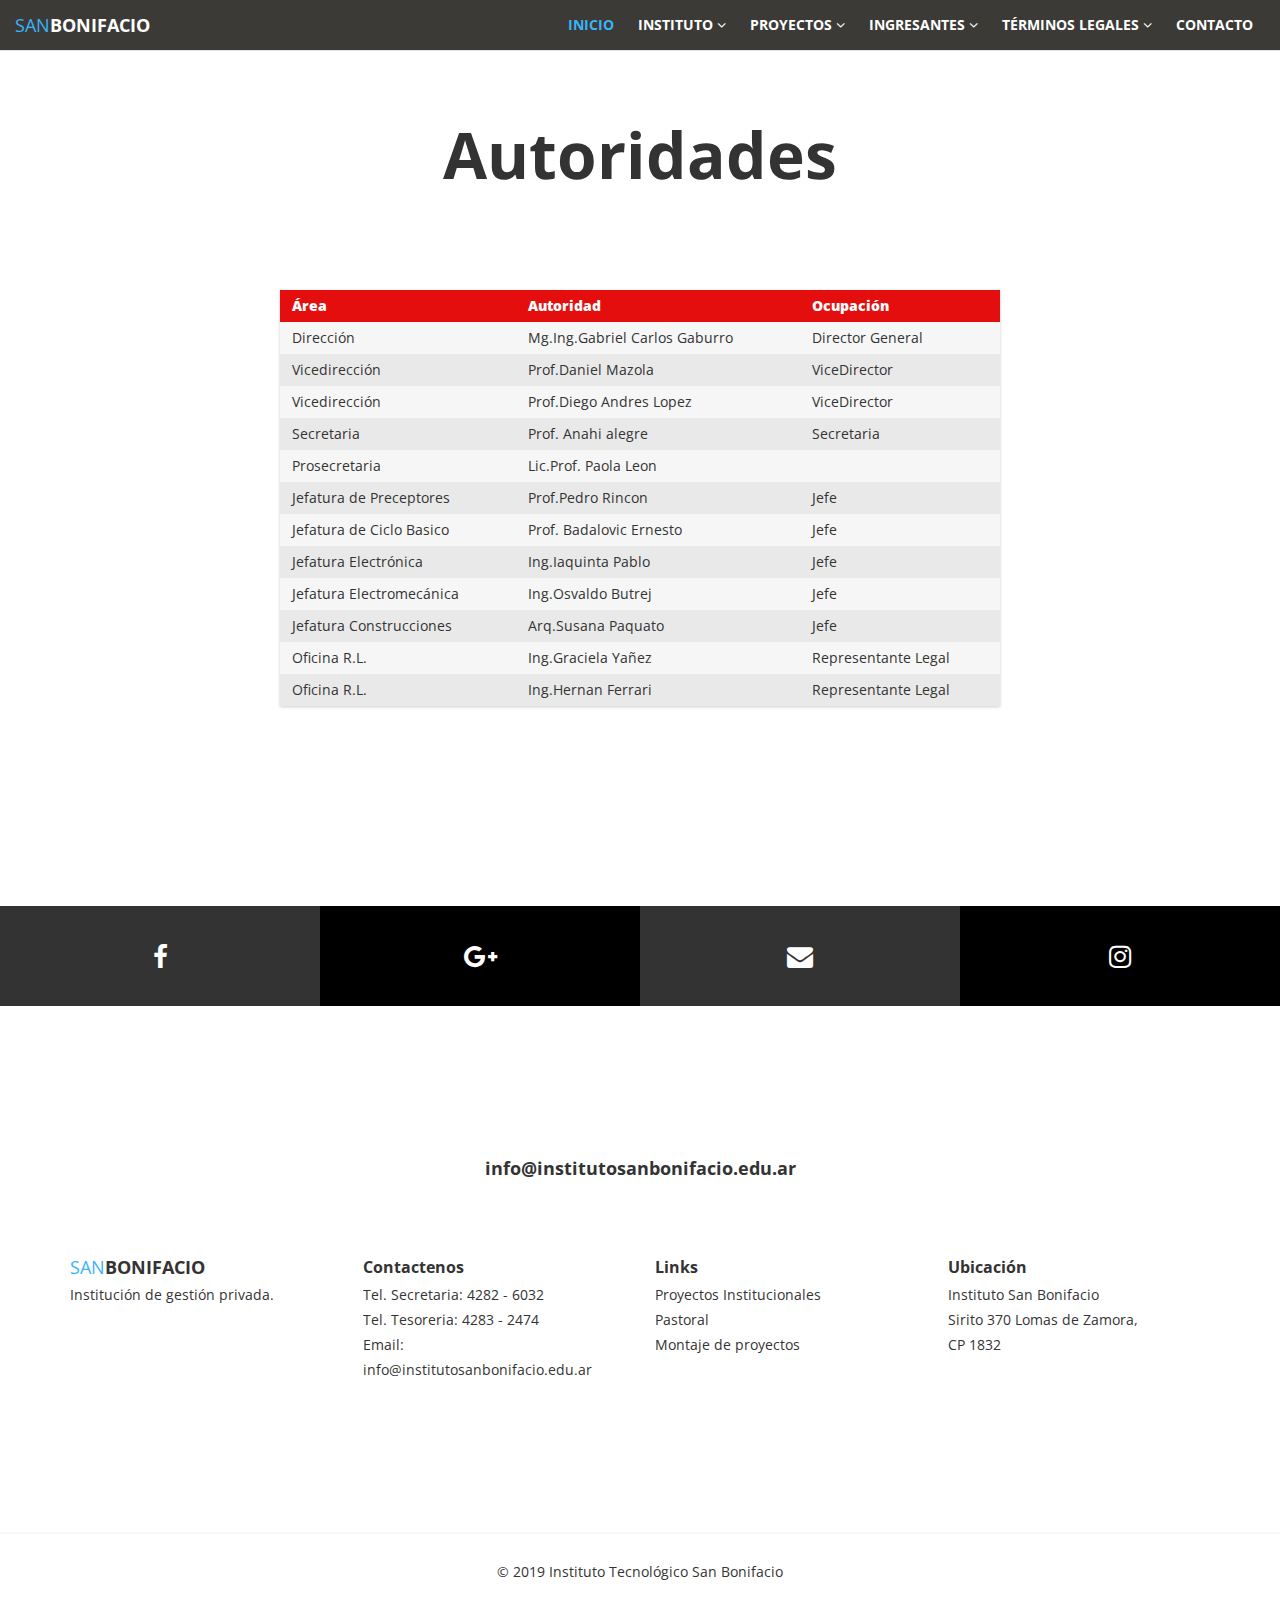
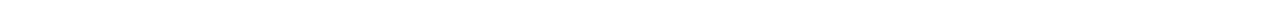
<file: autoridades.html>
<!DOCTYPE html>
<html lang="en">
<head>

    <!-- Basic Page Needs
    ================================================== -->
    <meta http-equiv="Content-Type" content="text/html; charset=utf-8">
    <meta http-equiv="X-UA-Compatible" content="IE=edge">

    <title>Autoridades | Instituto Tecnológico San Bonifacio</title>

    <meta name="description" content="Institución educativa de gestión privada, especializada en diferentes tecnicaturas..">
    <meta name="author" content="Instituto Tecnológico San Bonifacio">
    <meta name="keywords" content="Instituto Tecnológico San Bonifacio">

    <!-- Mobile Specific Metas
    ================================================== -->
    <meta name="viewport" content="width=device-width, minimum-scale=1.0, maximum-scale=1.0">
    <meta name="apple-mobile-web-app-capable" content="yes">

    <!-- Fonts -->
    <link href='http://fonts.googleapis.com/css?family=Open+Sans:400,300,600,700' rel='stylesheet' type='text/css'>
    <link rel="stylesheet" href="http://cdnjs.cloudflare.com/ajax/libs/font-awesome/4.4.0/css/font-awesome.min.css">

    <!-- Favicon
    ================================================== -->
    <link rel="apple-touch-icon" sizes="180x180" href="assets/favicon-sanbo.ico">
    <link rel="icon" type="image/png" sizes="16x16" href="assets/favicon-sanbo.png">

    <!-- Stylesheets
    ================================================== -->
    <!-- Bootstrap core CSS -->
    <link href="assets/css/bootstrap.min.css" rel="stylesheet">

    <!-- Custom styles for this template -->
    <link href="assets/css/style.css" rel="stylesheet">
    <link href="assets/css/responsive.css" rel="stylesheet">
    <link href="assets/css/colors.css" rel="stylesheet">

    <!-- HTML5 shim and Respond.js IE8 support of HTML5 elements and media queries -->
    <!--[if lt IE 9]>
    <script src="https://oss.maxcdn.com/libs/html5shiv/3.7.0/html5shiv.js"></script>
    <script src="https://oss.maxcdn.com/libs/respond.js/1.4.2/respond.min.js"></script>
    <![endif]-->

</head>
<body>

    <header id="masthead" class="site-header site-header-fill">

      <nav id="primary-navigation" class="site-navigation">

          <div class="container-fluid">

              <div class="navbar-header">

                  <a href="index" class="site-title yellow-text">San<span class="white-text">Bonifacio</span></a>

              </div><!-- /.navbar-header -->

              <div class="main-menu" id="perfect-navbar-collapse">

                  <ul class="nav navbar-nav navbar-right">

                      <li class="active"><a href="index">Inicio</a></li>
                      <li class="dropdown">
                          <a class="dropdown-toggle" data-toggle="dropdown" aria-expanded="false">Instituto <i class="fa fa-angle-down hidden-xs" aria-hidden="true"></i></a>
                          <ul class="dropdown-menu">
                              <li><a href="presentacion">Presentación</a></li>
                              <li><a href="historia">Historia</a></li>
                              <li><a href="autoridades">Autoridades</a></li>
                              <li><a href="nuestra-mision">Misión</a></li>
                              <li><a href="proyecto-institucional">Proyecto Educativo</a></li>
                              <li><a href="inicio/index">Caracteristicas del egresado</a></li>
                          </ul><!-- /.dropdown-menu -->
                      </li><!-- /.dropdown -->


                      <li class="dropdown">
                          <a  class="dropdown-toggle" data-toggle="dropdown" aria-expanded="false">Proyectos <i class="fa fa-angle-down hidden-xs" aria-hidden="true"></i></a>
                          <ul class="dropdown-menu">
                              <li><a href="proyecto-curso">Proyectos por curso</a></li>
                              <li><a href="inicio/index">Salidas Interdiciplinarias</a></li>
                              <li><a href="inicio/index">Modelo ONU</a></li>
                              <li><a href="inicio/index">Pastoral</a></li>
                              <li><a href="inicio/index">Montaje de proyectos</a></li>
                          </ul><!-- /.dropdown-menu -->
                      </li><!-- /.dropdown -->
                      <li class="dropdown">
                          <a class="dropdown-toggle" data-toggle="dropdown" aria-expanded="false">Ingresantes <i class="fa fa-angle-down hidden-xs" aria-hidden="true"></i></a>
                          <ul class="dropdown-menu">
                              <li><a href="plan-articulacion">Plan de Articulación</a></li>
                              <li><a href="inicio/index">Cronograma</a></li>
                          </ul><!-- /.dropdown-menu -->
                      </li><!-- /.dropdown -->
                      <li class="dropdown">
                          <a  class="dropdown-toggle" data-toggle="dropdown" aria-expanded="false">Términos Legales <i class="fa fa-angle-down hidden-xs" aria-hidden="true"></i></a>
                          <ul class="dropdown-menu">
                              <li><a href="assets/descargas/convivencia_escolar.pdf">Régimen Académico</a></li>
                              <li><a href="inicio/index">Uniforme</a></li>
                              <li><a href="assets/descargas/convivencia_escolar.pdf">Convivencia Escolar</a></li>
                              <li><a href="assets/descargas/proceso_aic.pdf">A.I.C.</a></li>
                          </ul><!-- /.dropdown-menu -->
                      </li><!-- /.dropdown -->
                      <li><a href="contact">Contacto</a></li>

                  </ul><!-- /.navbar-nav -->

              </div><!-- /.navbar-collapse -->

          </div>

      </nav><!-- /.site-navigation -->

    </header><!-- /#masthead -->

    <main id="main" class="site-main">

        <section class="site-section-small section-blog">

            <div class="container">

                <div class="text-center">

                    <h1 class="section-title-big">Autoridades</h1>
                    <p class="section-text"></p>

                </div>
                <div class="wrapper">
                <div class="table">

                      <div class="rowed header">
                        <div class="cell">
                          Área
                        </div>
                        <div class="cell">
                          Autoridad
                        </div>
                        <div class="cell">
                          Ocupación
                        </div>
                      </div>

                      <div class="rowed">
                        <div class="cell" data-title="Área">
                          Dirección
                        </div>
                        <div class="cell" data-title="Nombre">
                          Mg.Ing.Gabriel Carlos Gaburro
                        </div>
                        <div class="cell" data-title="Rol">
                          Director General
                        </div>
                      </div>

                      <div class="rowed">
                        <div class="cell" data-title="Área">
                          Vicedirección
                        </div>
                        <div class="cell" data-title="Nombre">
                          Prof.Daniel Mazola
                        </div>
                        <div class="cell" data-title="Rol">
                          ViceDirector
                        </div>
                      </div>

                      <div class="rowed">
                        <div class="cell" data-title="Área">
                          Vicedirección
                        </div>
                        <div class="cell" data-title="Nombre">
                          Prof.Diego Andres Lopez
                        </div>
                        <div class="cell" data-title="Rol">
                          ViceDirector
                        </div>
                      </div>

                      <div class="rowed">
                        <div class="cell" data-title="Área">
                          Secretaria
                        </div>
                        <div class="cell" data-title="Nombre">
                          Prof. Anahi alegre
                        </div>
                        <div class="cell" data-title="Rol">
                          Secretaria
                        </div>
                      </div>

                      <div class="rowed">
                        <div class="cell" data-title="Área">
                          Prosecretaria
                        </div>
                        <div class="cell" data-title="Nombre">
                          Lic.Prof. Paola Leon
                        </div>
                        <div class="cell" data-title="Rol">

                        </div>
                      </div>

                      <div class="rowed">
                        <div class="cell" data-title="Área">
                          Jefatura de Preceptores
                        </div>
                        <div class="cell" data-title="Nombre">
                          Prof.Pedro Rincon
                        </div>
                        <div class="cell" data-title="Rol">
                          Jefe
                        </div>
                      </div>

                      <div class="rowed">
                        <div class="cell" data-title="Área">
                          Jefatura de Ciclo Basico
                        </div>
                        <div class="cell" data-title="Nombre">
                          Prof. Badalovic Ernesto
                        </div>
                        <div class="cell" data-title="Rol">
                          Jefe
                        </div>
                      </div>

                      <div class="rowed">
                        <div class="cell" data-title="Área">
                          Jefatura Electrónica
                        </div>
                        <div class="cell" data-title="Nombre">
                          Ing.Iaquinta Pablo
                        </div>
                        <div class="cell" data-title="Rol">
                          Jefe
                        </div>
                      </div>

                      <div class="rowed">
                        <div class="cell" data-title="Área">
                          Jefatura Electromecánica
                        </div>
                        <div class="cell" data-title="Nombre">
                          Ing.Osvaldo Butrej
                        </div>
                        <div class="cell" data-title="Rol">
                          Jefe
                        </div>
                      </div>

                      <div class="rowed">
                        <div class="cell" data-title="Área">
                          Jefatura Construcciones
                        </div>
                        <div class="cell" data-title="Nombre">
                          Arq.Susana Paquato
                        </div>
                        <div class="cell" data-title="Rol">
                          Jefe
                        </div>
                      </div>

                      <div class="rowed">
                        <div class="cell" data-title="Área">
                          Oficina R.L.
                        </div>
                        <div class="cell" data-title="Nombre">
                          Ing.Graciela Yañez
                        </div>
                        <div class="cell" data-title="Rol">
                          Representante Legal
                        </div>
                      </div>

                      <div class="rowed">
                        <div class="cell" data-title="Área">
                          Oficina R.L.
                        </div>
                        <div class="cell" data-title="Nombre">
                          Ing.Hernan Ferrari
                        </div>
                        <div class="cell" data-title="Rol">
                          Representante Legal
                        </div>
                      </div>
                </div>
                </div>
            </div>

        </section><!-- /.section-blog -->



        <section class="social-networks">

            <div class="container-fluid">

                <div class="row">

                    <a class="white-text gray-bg facebook-bg" target="_blank" href="https://www.facebook.com/Instituto-Tecnol%C3%B3gico-San-Bonifacio-195242387784076/"><i class="fa fa-facebook" aria-hidden="true"></i></a>
                    <a class="white-text black-bg google-plus-bg" target="_blank" href="#"><i class="fa fa-google-plus" aria-hidden="true"></i></a>
                    <a class="white-text gray-bg message-bg" target="_blank" href="mailto:info@institutosanbonifacio.edu.ar"><i class="fa fa-envelope" aria-hidden="true"></i></a>
 					          <a class="white-text black-bg instagram-bg" target="_blank" href="https://www.instagram.com/sanbonifacio.oficial/?hl=es-la"><i class="fa fa-instagram" aria-hidden="true"></i></a>

                </div>

            </div>

        </section><!-- /.social-networks -->

    </main><!-- /.site-main -->

    <footer id="colophon" class="site-footer">

        <div class="container">

            <div class="email">
                <a href="mailto:info@institutosanbonifacio.edu.ar">info@institutosanbonifacio.edu.ar</a>
            </div><!-- /.email -->

            <div class="row">

                <div class="col-md-3 col-xs-6">

                    <div class="mb-xs-20">
                        <a href="index.html" class="site-title yellow-text">San<span>Bonifacio</span></a>
                        <p class="mb-0">Institución de gestión privada.</p>
                    </div>

                </div>

                <div class="col-md-3 col-xs-6">

                    <div class="mb-xs-20">
                        <h4 class="small-title">Contactenos</h4>
                        <ul class="list-unstyled">
                            <li>Tel. Secretaria: <a href="tel:+42826032">4282 - 6032</a></li>
                            <li>Tel. Tesoreria: <a href="tel:+42832474">4283 - 2474</a></li>
                            <li>Email: <a href="mailto:info@institutosanbonifacio.edu.ar">info@institutosanbonifacio.edu.ar</a></li>
                            <!--<li>Fax: <a href="tel:+15417543010">+1-541-754-3010</a></li>-->
                        </ul>
                    </div>

                </div>

                <div class="col-md-3 col-xs-6">

                    <div class="mb-xs-20">
                        <h4 class="small-title">Links</h4>
                        <ul class="list-unstyled">
                            <li><a href="about-us.html">Proyectos Institucionales</a></li>
                            <li><a href="portfolio.html">Pastoral</a></li>
                            <li><a href="contact.html">Montaje de proyectos</a></li>
                        </ul>
                    </div>

                </div>

                <div class="col-md-3 col-xs-6">

                    <div class="mb-xs-20">
                        <h4 class="small-title">Ubicación</h4>
                        <ul class="list-unstyled">
                            <li>Instituto San Bonifacio</li>
                            <li>Sirito 370 Lomas de Zamora,</li>
                            <li>CP 1832</li>
                        </ul>
                    </div>

                </div>

            </div>

        </div>

        <div class="copyright">
            <p>&copy; 2019 Instituto Tecnológico San Bonifacio </a></p>
        </div><!-- /.copyright -->

    </footer><!-- /.site-footer -->

    <!-- Bootstrap core JavaScript
    ================================================== -->
    <!-- Placed at the end of the document so the pages load faster -->
    <script src="https://ajax.googleapis.com/ajax/libs/jquery/3.1.1/jquery.min.js"></script>
    <script src="assets/js/bootstrap.min.js"></script>
    <script src="assets/js/jquery.slicknav.min.js"></script>
    <script src="assets/js/slick.min.js"></script>
    <script src="assets/js/touchswipe.min.js"></script>
    <script src="assets/js/skrollr.min.js"></script>
    <script src="assets/js/jquery.countTo.min.js"></script>
    <script src="assets/js/script.js"></script>

</body>
</html>
</file>
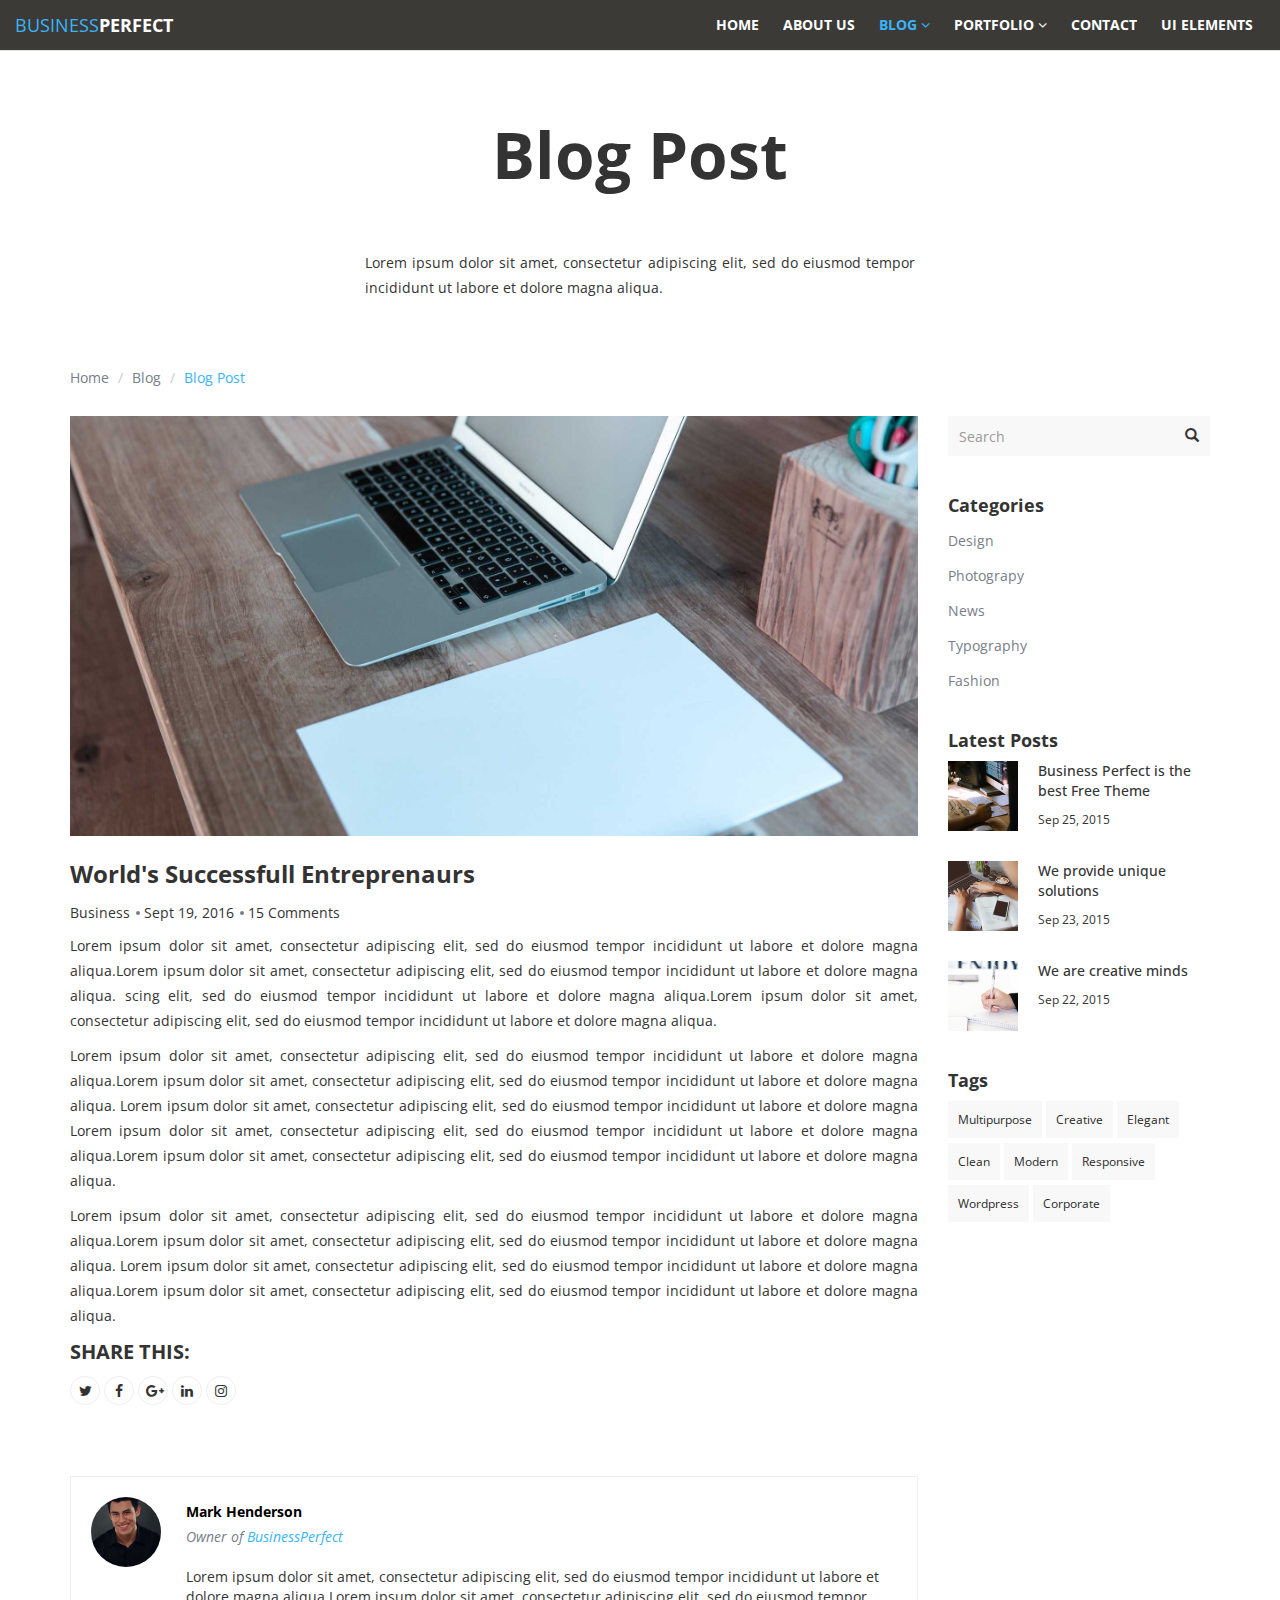
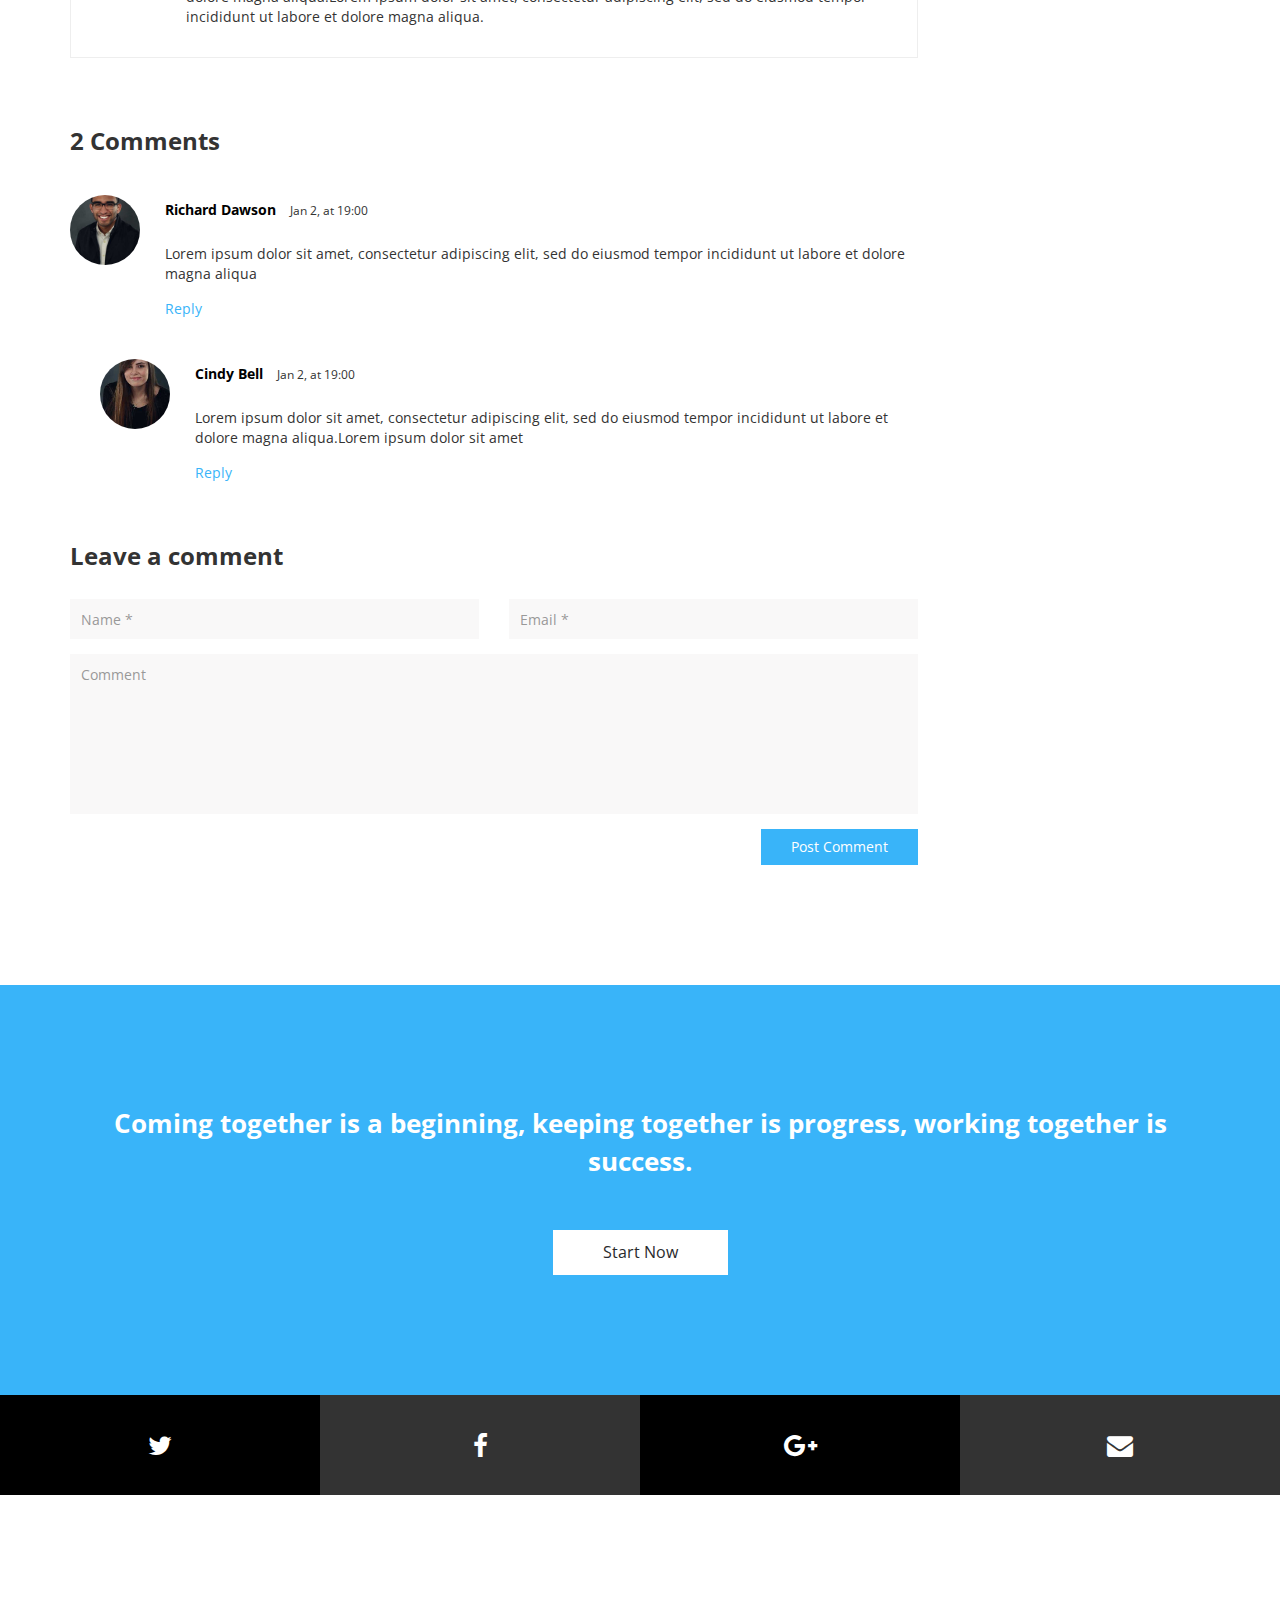
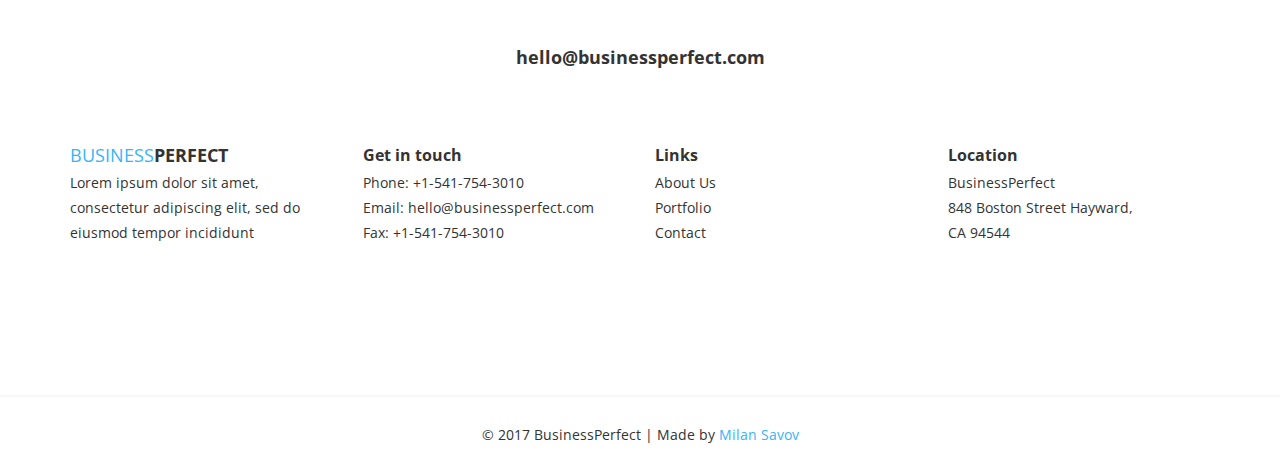
<file: blog-post.html>
<!DOCTYPE html>
<html lang="en">
<head>

    <!-- Basic Page Needs
    ================================================== -->
    <meta http-equiv="Content-Type" content="text/html; charset=utf-8">
    <meta http-equiv="X-UA-Compatible" content="IE=edge">

    <title>Blog Post | BusinessPerfect</title>

    <meta name="description" content="BusinessPerfect - Freebie HTML/CSS template based on Bootstrap">
    <meta name="author" content="Milan Savov">
    <meta name="keywords" content="html, css, twitter bootstrap, javascript, jquery, responsive">

    <!-- Mobile Specific Metas
    ================================================== -->
    <meta name="viewport" content="width=device-width, minimum-scale=1.0, maximum-scale=1.0">
    <meta name="apple-mobile-web-app-capable" content="yes">

    <!-- Fonts -->
    <link href='http://fonts.googleapis.com/css?family=Open+Sans:400,300,600,700' rel='stylesheet' type='text/css'>
    <link rel="stylesheet" href="http://cdnjs.cloudflare.com/ajax/libs/font-awesome/4.4.0/css/font-awesome.min.css">

    <!-- Favicon
    ================================================== -->
    <link rel="apple-touch-icon" sizes="180x180" href="assets/img/apple-touch-icon.png">
    <link rel="icon" type="image/png" sizes="16x16" href="assets/img/favicon.png">

    <!-- Stylesheets
    ================================================== -->
    <!-- Bootstrap core CSS -->
    <link href="assets/css/bootstrap.min.css" rel="stylesheet">    

    <!-- Custom styles for this template -->
    <link href="assets/css/style.css" rel="stylesheet">
    <link href="assets/css/responsive.css" rel="stylesheet">
    <link href="assets/css/colors.css" rel="stylesheet">

    <!-- HTML5 shim and Respond.js IE8 support of HTML5 elements and media queries -->
    <!--[if lt IE 9]>
    <script src="https://oss.maxcdn.com/libs/html5shiv/3.7.0/html5shiv.js"></script>
    <script src="https://oss.maxcdn.com/libs/respond.js/1.4.2/respond.min.js"></script>
    <![endif]-->

</head>
<body id="portfolio">

    <header id="masthead" class="site-header site-header-fill">

        <nav id="primary-navigation" class="site-navigation">

            <div class="container-fluid">

                <div class="navbar-header">
                    
                    <a href="index.html" class="site-title yellow-text">Business<span class="white-text">Perfect</span></a>

                </div><!-- /.navbar-header -->

                <div class="main-menu" id="perfect-navbar-collapse">

                    <ul class="nav navbar-nav navbar-right">

                        <li><a href="index.html">Home</a></li>
                        <li><a href="about-us.html">About Us</a></li>
                        <li class="dropdown active">
                            <a href="blog.html" class="dropdown-toggle" data-toggle="dropdown" aria-expanded="false">Blog <i class="fa fa-angle-down hidden-xs" aria-hidden="true"></i></a>
                            <ul class="dropdown-menu">
                                <li class="active"><a href="blog-post.html">Blog Post</a></li>
                            </ul><!-- /.dropdown-menu -->
                        </li><!-- /.dropdown -->
                        <li class="dropdown">
                            <a href="portfolio.html" class="dropdown-toggle" data-toggle="dropdown" aria-expanded="false">Portfolio <i class="fa fa-angle-down hidden-xs" aria-hidden="true"></i></a>
                            <ul class="dropdown-menu">
                                <li><a href="portfolio-item.html">Portfolio Item</a></li>                              
                            </ul><!-- /.dropdown-menu -->
                        </li><!-- /.dropdown -->
                        <li><a href="contact.html">Contact</a></li>
                        <li><a href="ui-elements.html">UI Elements</a></li>
                        
                    </ul><!-- /.navbar-nav -->

                </div><!-- /.navbar-collapse -->
                
            </div>
                      
        </nav><!-- /.site-navigation -->
        
    </header><!-- /#masthead -->

    <main id="main" class="site-main">

        <section class="site-section-small section-blog-post">

            <div class="container">

                <div class="text-center">

                    <h1 class="section-title-big">Blog Post</h1>

                    <p class="section-text">Lorem ipsum dolor sit amet, consectetur adipiscing elit, sed do eiusmod tempor incididunt ut labore et dolore magna aliqua.</p> <!-- /.section-text -->
                
                </div><!-- /.text-center -->

                <ol class="breadcrumb">
                    <li><a href="index.html">Home</a></li>
                    <li><a href="blog.html">Blog</a></li>
                    <li class="active">Blog Post</li>
                </ol><!-- /.breadcrumb -->

                <div class="row">

                    <div class="col-md-9">

                        <div class="row">

                            <div class="col-md-12">

                                <img class="img-carousel post-img" src="assets/img/portfolio-1.jpg" alt="latest-news-1">

                                <div class="post-content">

                                    <h2 class="post-title">World's Successfull Entreprenaurs</h2>
                                    <ul class="post-meta list-unstyled">
                                        <li><a href="#">Business</a></li>
                                        <li><a href="#">Sept 19, 2016</a></li>
                                        <li><a href="#Comments">15 Comments</a></li>
                                    </ul><!-- /.post-meta -->
                                            
                                    <p class="section-text">Lorem ipsum dolor sit amet, consectetur adipiscing elit, sed do eiusmod tempor incididunt ut labore et dolore magna aliqua.Lorem ipsum dolor sit amet, consectetur adipiscing elit, sed do eiusmod tempor incididunt ut labore et dolore magna aliqua.
                                    scing elit, sed do eiusmod tempor incididunt ut labore et dolore magna aliqua.Lorem ipsum dolor sit amet, consectetur adipiscing elit, sed do eiusmod tempor incididunt ut labore et dolore magna aliqua.</p>

                                    <p class="section-text">Lorem ipsum dolor sit amet, consectetur adipiscing elit, sed do eiusmod tempor incididunt ut labore et dolore magna aliqua.Lorem ipsum dolor sit amet, consectetur adipiscing elit, sed do eiusmod tempor incididunt ut labore et dolore magna aliqua.
                                    Lorem ipsum dolor sit amet, consectetur adipiscing elit, sed do eiusmod tempor incididunt ut labore et dolore magna 
                                    Lorem ipsum dolor sit amet, consectetur adipiscing elit, sed do eiusmod tempor incididunt ut labore et dolore magna aliqua.Lorem ipsum dolor sit amet, consectetur adipiscing elit, sed do eiusmod tempor incididunt ut labore et dolore magna aliqua.</p>

                                    <p class="section-text">Lorem ipsum dolor sit amet, consectetur adipiscing elit, sed do eiusmod tempor incididunt ut labore et dolore magna aliqua.Lorem ipsum dolor sit amet, consectetur adipiscing elit, sed do eiusmod tempor incididunt ut labore et dolore magna aliqua.
                                    Lorem ipsum dolor sit amet, consectetur adipiscing elit, sed do eiusmod tempor incididunt ut labore et dolore magna aliqua.Lorem ipsum dolor sit amet, consectetur adipiscing elit, sed do eiusmod tempor incididunt ut labore et dolore magna aliqua.</p>

                                </div><!-- /.post-content -->

                                <div class="social-links">
                                    <p class="small-title mb-10">Share This:</p>
                                    <a class="twitter-bg" href="#"><i class="fa fa-twitter"></i></a>
                                    <a class="facebook-bg" href="#"><i class="fa fa-facebook"></i></a>
                                    <a class="google-plus-bg" href="#"><i class="fa fa-google-plus"></i></a>
                                    <a class="linkedin-bg" href="#"><i class="fa fa-linkedin"></i></a>
                                    <a class="instagram-bg" href="#"><i class="fa fa-instagram"></i></a>
                                </div><!-- /.social-links -->

                                <div class="post-information">

                                    <img class="img-carousel" src="assets/img/employee-1.jpg" alt="">

                                    <div class="post-information-content">

                                        <p class="post-author-name">Mark Henderson</p>
                                        <p class="post-author-position">Owner of <span class="yellow-text">BusinessPerfect</span></p>
                                        <p>Lorem ipsum dolor sit amet, consectetur adipiscing elit, sed do eiusmod tempor incididunt ut labore et dolore magna aliqua.Lorem ipsum dolor sit amet, consectetur adipiscing elit, sed do eiusmod tempor incididunt ut labore et dolore magna aliqua.</p>
                                        
                                    </div><!-- /.post-information-content -->

                                </div><!-- /.post-information -->
                                    
                                <div id="Comments" class="post-comments">

                                    <h3>2 Comments</h3>

                                    <div class="post-comment">

                                        <img class="img-carousel" src="assets/img/employee-3.jpg" alt="">

                                        <div class="post-comment-content">

                                            <p class="post-comment-author-name">Richard Dawson</p>
                                            <p class="post-comment-date">Jan 2, at 19:00</p>
                                            <p class="comment">Lorem ipsum dolor sit amet, consectetur adipiscing elit, sed do eiusmod tempor incididunt ut labore et dolore magna aliqua</p>

                                            <a href="#">Reply</a>
                                            
                                        </div><!-- /.post-comment-content -->
                                        
                                    </div><!-- /.post-comment -->

                                    <div class="post-comment replied">

                                        <img class="img-carousel" src="assets/img/employee-2.jpg" alt="">

                                        <div class="post-comment-content">

                                            <p class="post-comment-author-name">Cindy Bell</p>
                                            <p class="post-comment-date">Jan 2, at 19:00</p>
                                            <p class="comment">Lorem ipsum dolor sit amet, consectetur adipiscing elit, sed do eiusmod tempor incididunt ut labore et dolore magna aliqua.Lorem ipsum dolor sit amet</p>

                                            <a class="yellow-text" href="#">Reply</a>   
                                            
                                        </div><!-- /.post-comment-content -->
                                        
                                    </div><!-- /.post-comment -->
                                    
                                    <div class="leave-comment">

                                        <h3>Leave a comment</h3>

                                        <form class="form-horizontal">

                                            <div class="row">

                                                <div class="col-sm-6">
                                                    <input class="form-control" type="text" name="name" required placeholder="Name *">
                                                </div>
                                                <div class="col-sm-6">
                                                    <input class="form-control" type="email" name="email" required placeholder="Email *">
                                                </div>
                                                <div class="col-sm-12">
                                                    <textarea class="form-control" placeholder="Comment"></textarea>
                                                </div>
                                                <div class="col-sm-12 text-right">
                                                    <button type="submit" class="btn btn-medium btn-yellow">Post Comment</button>
                                                </div>  

                                            </div>
                                        
                                        </form>

                                    </div><!-- /.leave-comment -->

                                </div><!-- /.post-comments -->
                                
                            </div>
                            
                        </div>

                    </div>

                    <aside class="col-md-3">

                        <div class="sidebar">
                            
                            <div class="widget search-form">
                                <form>
                                    <input class="form-control" type="search" placeholder="Search">
                                    <button type="submit">
                                        <span class="glyphicon glyphicon-search"></span>
                                    </button>  
                                </form>
                            </div><!-- /.search-form -->

                            <div class="widget widget-categories">
                                <h4 class="widget-title">Categories</h4>

                                <ul class="list-unstyled">
                                    <li><a href="#">Design</a></li>
                                    <li><a href="#">Photograpy</a></li>
                                    <li><a href="#">News</a></li>
                                    <li><a href="#">Typography</a></li>
                                    <li><a href="#">Fashion</a></li>
                                    
                                </ul><!-- /.list-unstyled -->
                                
                            </div><!-- /.widget-categories -->

                            <div class="widget widget-latest-posts">
                                <h4 class="widget-title">Latest Posts</h4>

                                <ul class="list-unstyled posts-list">

                                    <li>
                                        <a href="blog-post.html">
                                            <div class="widget-thumb">
                                                <img class="img-carousel" src="assets/img/portfolio-7.jpg" alt="">
                                            </div>
                                            <div class="widget-post-info">
                                                <h4 class="widget-post-title">Business Perfect is the best Free Theme</h4>
                                                <p class="widget-post-date">Sep 25, 2015</p> 
                                            </div><!-- /.widget-post-info -->
                                        </a>
                                    </li><!-- /.latest-post -->

                                    <li>
                                        <a href="blog-post.html">
                                            <div class="widget-thumb">
                                                <img class="img-carousel" src="assets/img/portfolio-8.jpg" alt="">
                                            </div>
                                            <div class="widget-post-info">
                                                <h4 class="widget-post-title">We provide unique solutions</h4>
                                                <p class="widget-post-date">Sep 23, 2015</p>
                                            </div><!-- /.widget-post-info -->
                                            
                                        </a>
                                    </li><!-- /.latest-post -->

                                    <li>
                                        <a href="blog-post.html">
                                            <div class="widget-thumb">
                                                <img class="img-carousel" src="assets/img/portfolio-9.jpg" alt="">
                                            </div>
                                            <div class="widget-post-info">
                                                <h4 class="widget-post-title">We are creative minds</h4>
                                                <p class="widget-post-date">Sep 22, 2015</p>
                                            </div><!-- /.widget-post-info -->
                                        </a>
                                    </li><!-- /.latest-post -->

                                </ul>
                                
                            </div><!-- /.widget-latest-posts -->

                            <div class="widget widget-tags">
                                <h4 class="widget-title">Tags</h4>
                                <ul class="list-unstyled">
                                    <li><a href="#">Multipurpose</a></li>
                                    <li><a href="#">Creative</a></li>
                                    <li><a href="#">Elegant</a></li>
                                    <li><a href="#">Clean</a></li>
                                    <li><a href="#">Modern</a></li>
                                    <li><a href="#">Responsive</a></li>
                                    <li><a href="#">Wordpress</a></li>
                                    <li><a href="#">Corporate</a></li>
                                </ul>
                            </div><!-- /.widget-tags -->
                            
                        </div><!-- /.sidebar -->
                        
                    </aside>

                </div>  

            </div>
            
        </section><!-- /.section-blog-post -->

        <section class="site-section-small section-work-with-us yellow-bg text-center">

            <div class="container">

                <p class="section-title-small white-text mb-50">Coming together is a beginning, keeping together is progress, working together is success.</p><!-- /.section-title-small -->

                <a class="btn" href="#">Start Now</a>

            </div>
            
        </section><!-- /.section-work-with-us -->

        <section class="social-networks">

            <div class="container-fluid">

                <div class="row">

                    <a class="white-text black-bg twitter-bg" href="#"><i class="fa fa-twitter" aria-hidden="true"></i></a>
                    <a class="white-text gray-bg facebook-bg" href="#"><i class="fa fa-facebook" aria-hidden="true"></i></a>
                    <a class="white-text black-bg google-plus-bg" href="#"><i class="fa fa-google-plus" aria-hidden="true"></i></a>
                    <a class="white-text gray-bg message-bg" href="#"><i class="fa fa-envelope" aria-hidden="true"></i></a>
 
                </div>
                
            </div><!-- /.container-fluid -->
            
        </section><!-- /.social-networks -->

    </main><!-- /.site-main -->

    <footer id="colophon" class="site-footer">

        <div class="container">

            <div class="email">
                <a href="mailto:hello@businessperfect.com">hello@businessperfect.com</a>
            </div><!-- /.email -->

            <div class="row">

                <div class="col-md-3 col-xs-6">

                    <div class="mb-xs-20">
                        <a href="index.html" class="site-title yellow-text">Business<span>Perfect</span></a>
                        <p class="mb-0">Lorem ipsum dolor sit amet, consectetur adipiscing elit, sed do eiusmod tempor incididunt</p>
                    </div>
                    
                </div>

                <div class="col-md-3 col-xs-6">

                    <div class="mb-xs-20">
                        <h4 class="small-title">Get in touch</h4>
                        <ul class="list-unstyled">
                            <li>Phone: <a href="tel:+15417543010">+1-541-754-3010</a></li>
                            <li>Email: <a href="mailto:hello@businessperfect.com">hello@businessperfect.com</a></li>
                            <li>Fax: <a href="tel:+15417543010">+1-541-754-3010</a></li>
                        </ul><!-- /.list-unstyled -->
                    </div>
                    
                </div>
              
                <div class="col-md-3 col-xs-6">

                    <div class="mb-xs-20">
                        <h4 class="small-title">Links</h4>
                        <ul class="list-unstyled">
                            <li><a href="about-us.html">About Us</a></li>
                            <li><a href="portfolio.html">Portfolio</a></li>
                            <li><a href="contact.html">Contact</a></li>
                        </ul><!-- /.list-unstyled -->
                    </div>
                    
                </div>

                <div class="col-md-3 col-xs-6">

                    <div class="mb-xs-20">
                        <h4 class="small-title">Location</h4>
                        <ul class="list-unstyled">
                            <li>BusinessPerfect</li>
                            <li>848 Boston Street Hayward,</li>
                            <li>CA 94544</li>
                        </ul><!-- /.list-unstyled -->
                    </div>

                </div>

            </div>
            
        </div>

        <div class="copyright">
            <p>&copy; 2017 BusinessPerfect | Made by <a href="http://milansavov.com/" class="yellow-text">Milan Savov</a></p>
        </div><!-- /.copyright -->
        
    </footer><!-- /.site-footer -->

    <!-- Bootstrap core JavaScript
    ================================================== -->
    <!-- Placed at the end of the document so the pages load faster -->
    <script src="https://ajax.googleapis.com/ajax/libs/jquery/3.1.1/jquery.min.js"></script> 
    <script src="assets/js/bootstrap.min.js"></script>
    <script src="assets/js/jquery.slicknav.min.js"></script>
    <script src="assets/js/slick.min.js"></script>
    <script src="assets/js/touchswipe.min.js"></script>
    <script src="assets/js/skrollr.min.js"></script>
    <script src="assets/js/jquery.countTo.min.js"></script>
    <script src="assets/js/script.js"></script>

</body>
</html>
</file>
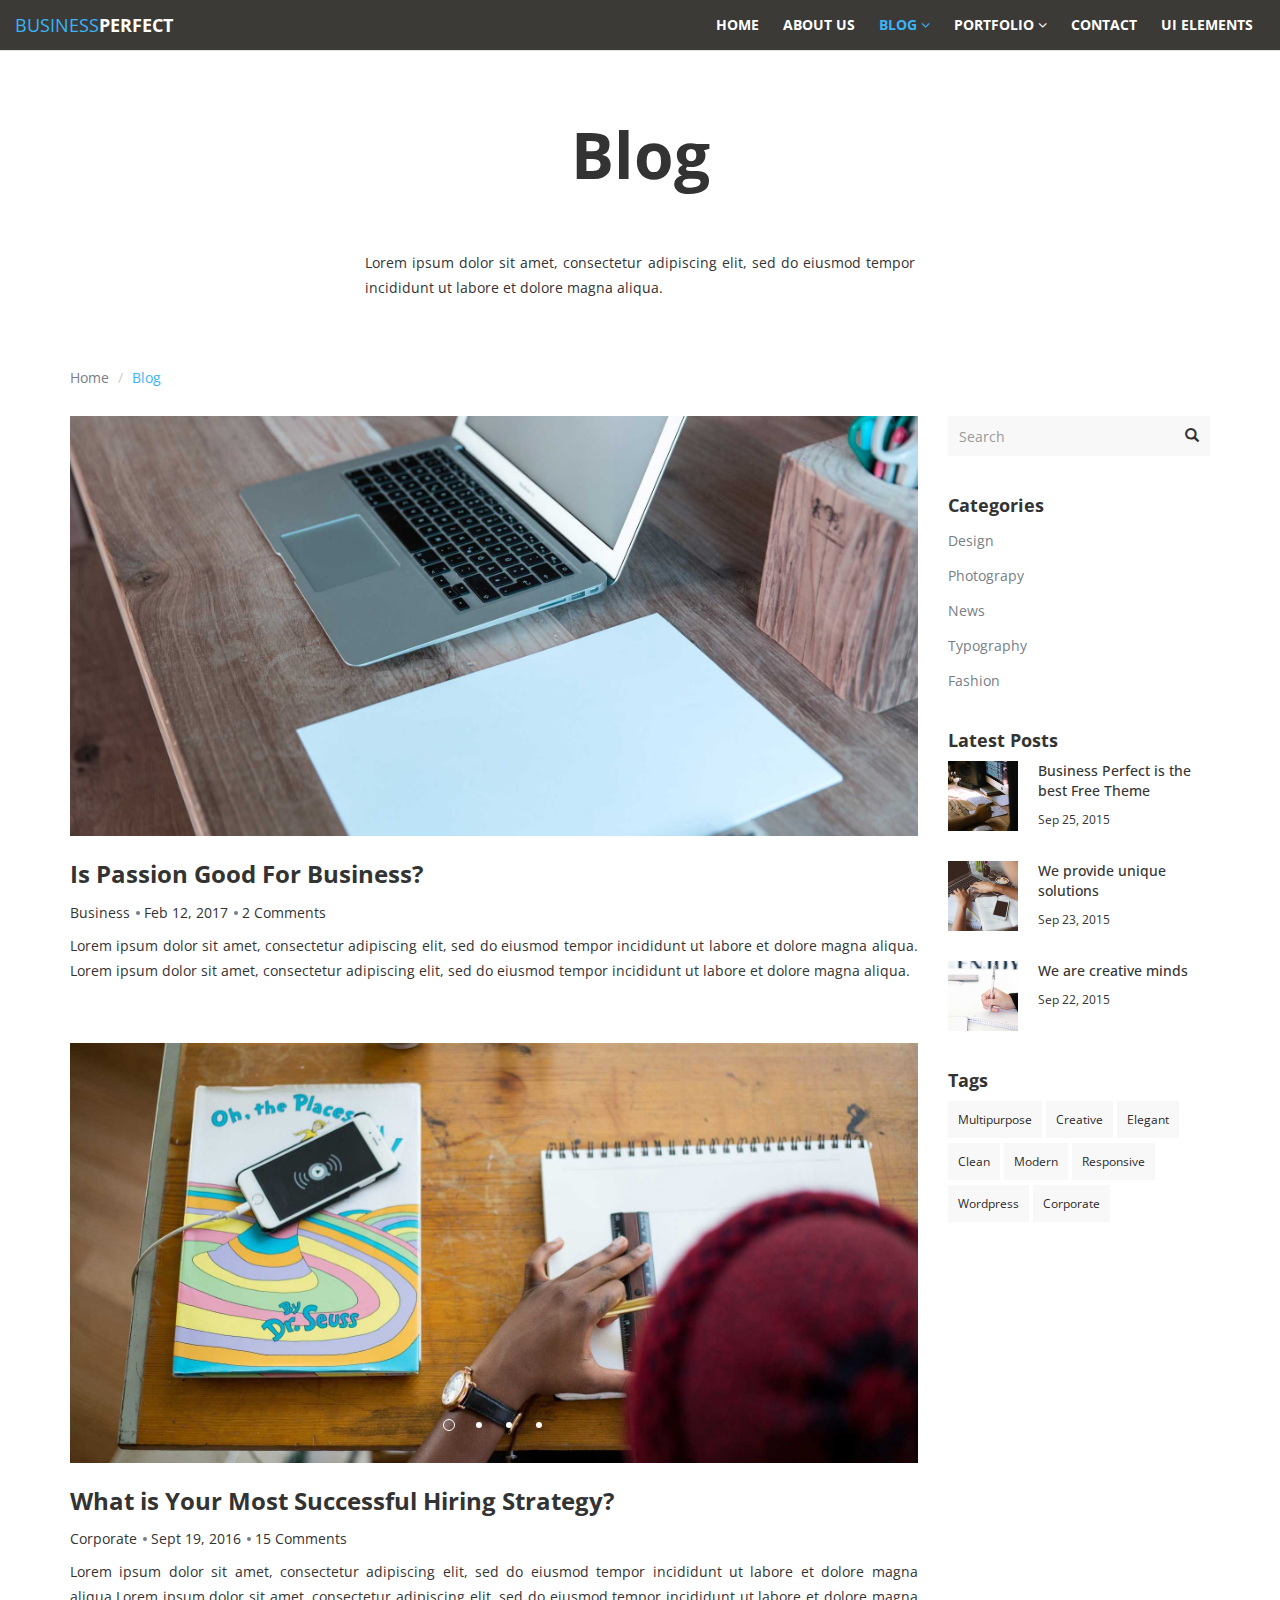
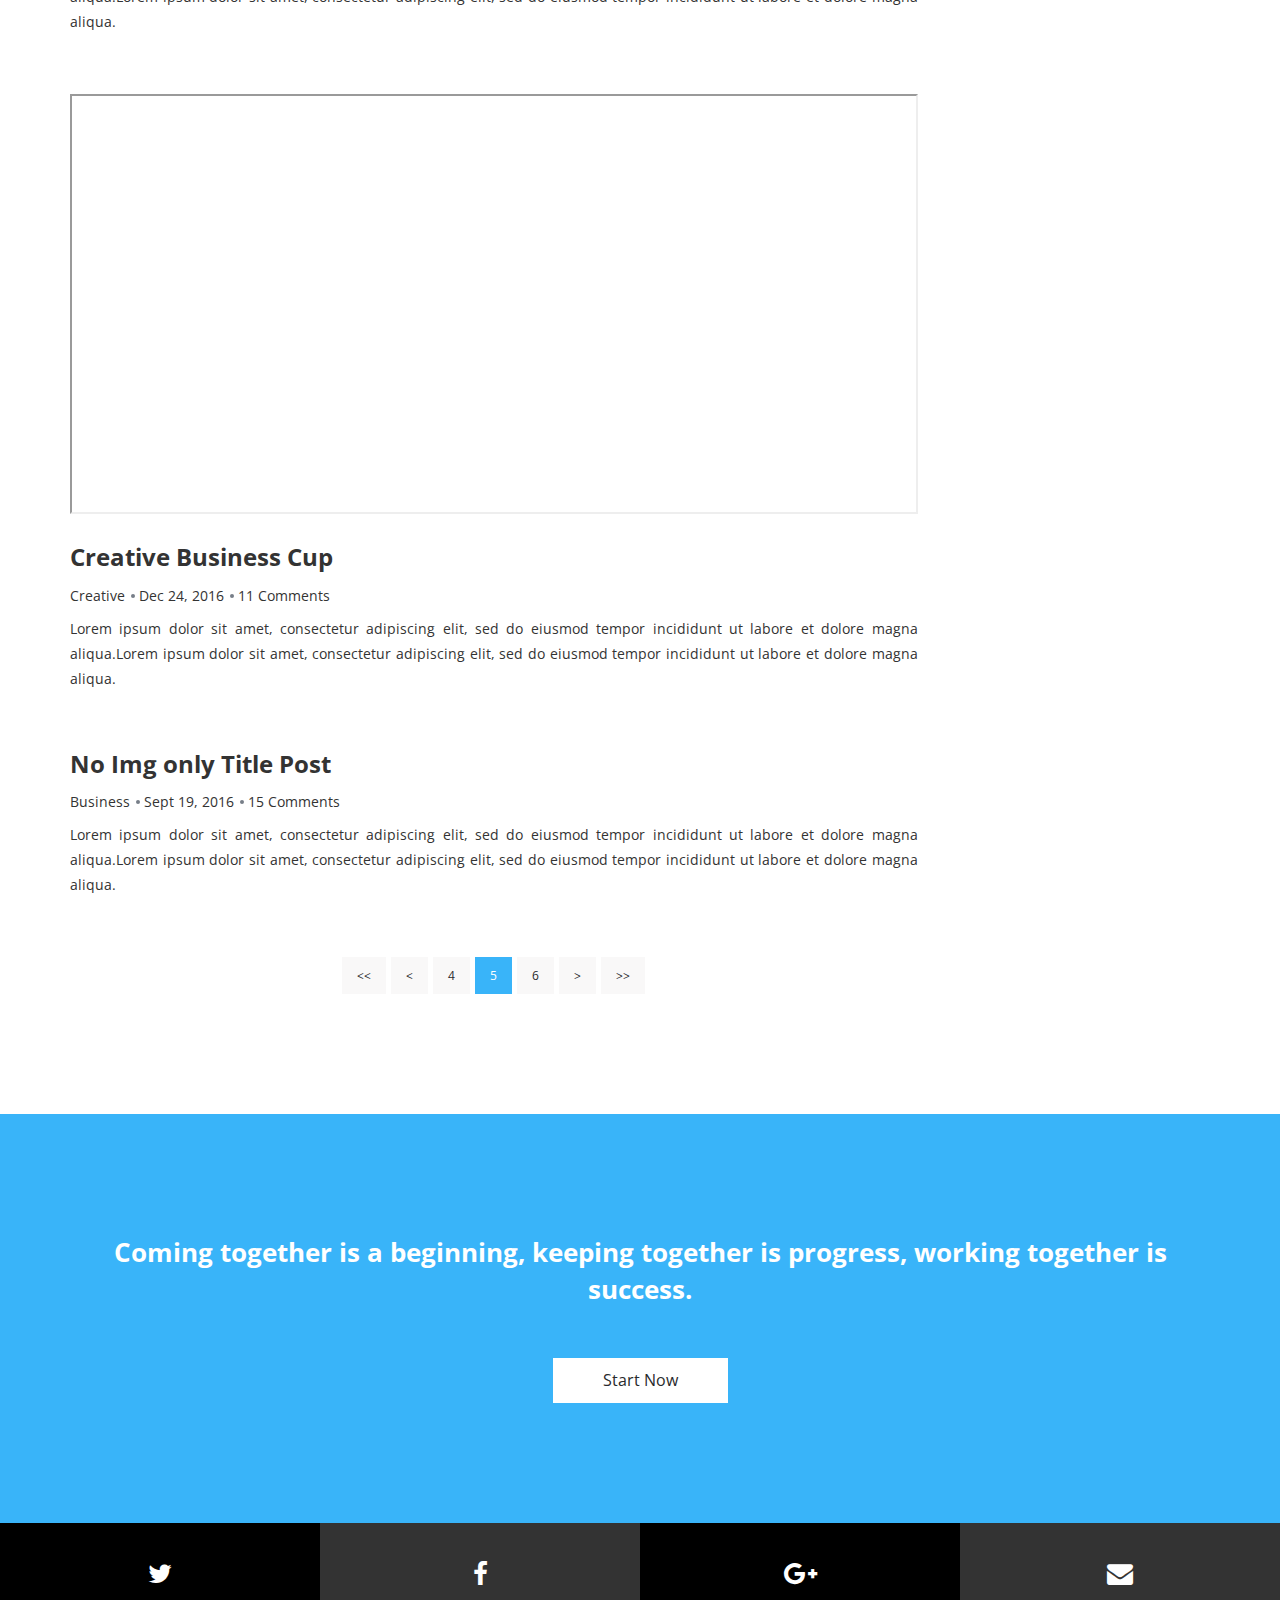
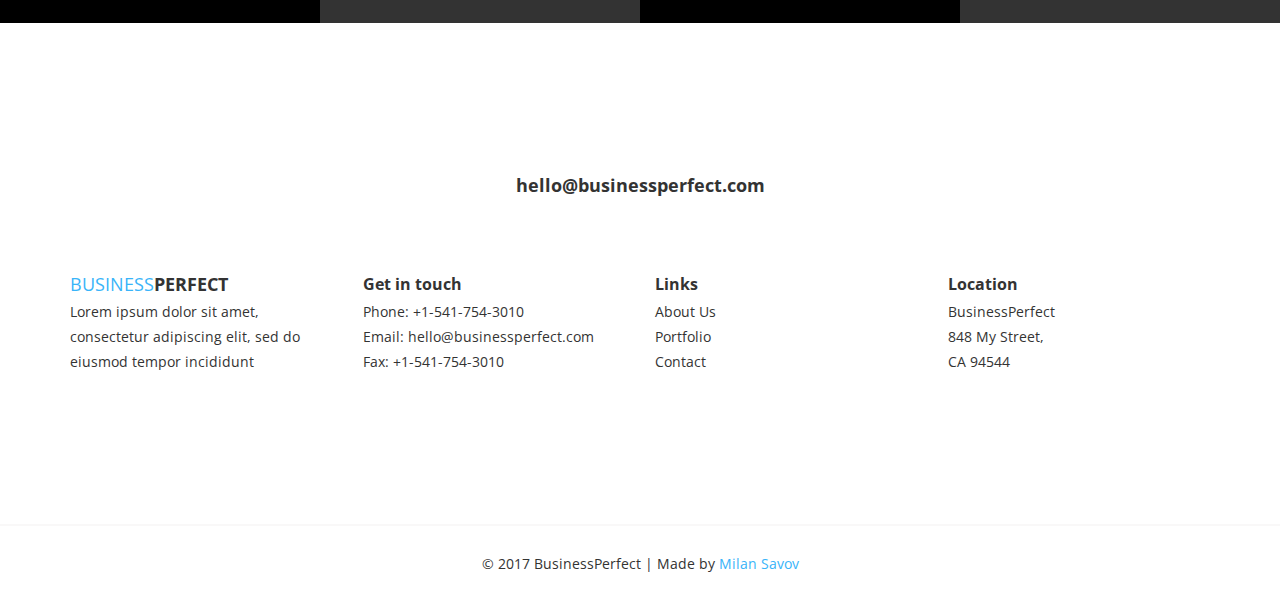
<file: blog.html>
<!DOCTYPE html>
<html lang="en">
<head>

    <!-- Basic Page Needs
    ================================================== -->
    <meta http-equiv="Content-Type" content="text/html; charset=utf-8">
    <meta http-equiv="X-UA-Compatible" content="IE=edge">

    <title>Blog | BusinessPerfect</title>

    <meta name="description" content="BusinessPerfect - Freebie HTML/CSS template based on Bootstrap">
    <meta name="author" content="Milan Savov">
    <meta name="keywords" content="html, css, twitter bootstrap, javascript, jquery, responsive">

    <!-- Mobile Specific Metas
    ================================================== -->
    <meta name="viewport" content="width=device-width, minimum-scale=1.0, maximum-scale=1.0">
    <meta name="apple-mobile-web-app-capable" content="yes">

    <!-- Fonts -->
    <link href='http://fonts.googleapis.com/css?family=Open+Sans:400,300,600,700' rel='stylesheet' type='text/css'>
    <link rel="stylesheet" href="http://cdnjs.cloudflare.com/ajax/libs/font-awesome/4.4.0/css/font-awesome.min.css">

    <!-- Favicon
    ================================================== -->
    <link rel="apple-touch-icon" sizes="180x180" href="assets/img/apple-touch-icon.png">
    <link rel="icon" type="image/png" sizes="16x16" href="assets/img/favicon.png">
    
    <!-- Stylesheets
    ================================================== -->
    <!-- Bootstrap core CSS -->
    <link href="assets/css/bootstrap.min.css" rel="stylesheet">

    <!-- Custom styles for this template -->
    <link href="assets/css/style.css" rel="stylesheet">
    <link href="assets/css/responsive.css" rel="stylesheet">
    <link href="assets/css/colors.css" rel="stylesheet">

    <!-- HTML5 shim and Respond.js IE8 support of HTML5 elements and media queries -->
    <!--[if lt IE 9]>
    <script src="https://oss.maxcdn.com/libs/html5shiv/3.7.0/html5shiv.js"></script>
    <script src="https://oss.maxcdn.com/libs/respond.js/1.4.2/respond.min.js"></script>
    <![endif]-->

</head>
<body>

    <header id="masthead" class="site-header site-header-fill">

        <nav id="primary-navigation" class="site-navigation">

            <div class="container-fluid">

                <div class="navbar-header">
                    
                    <a href="index.html" class="site-title yellow-text">Business<span class="white-text">Perfect</span></a>

                </div><!-- /.navbar-header -->

                <div class="main-menu" id="perfect-navbar-collapse">

                    <ul class="nav navbar-nav navbar-right">

                        <li><a href="index.html">Home</a></li>
                        <li><a href="about-us.html">About Us</a></li>
                        <li class="dropdown active">
                            <a href="blog.html" class="dropdown-toggle" data-toggle="dropdown" aria-expanded="false">Blog <i class="fa fa-angle-down hidden-xs" aria-hidden="true"></i></a>
                            <ul class="dropdown-menu">
                                <li><a href="blog-post.html">Blog Post</a></li>
                            </ul><!-- /.dropdown-menu -->
                        </li><!-- /.dropdown -->
                        <li class="dropdown">
                            <a href="portfolio.html" class="dropdown-toggle" data-toggle="dropdown" aria-expanded="false">Portfolio <i class="fa fa-angle-down hidden-xs" aria-hidden="true"></i></a>
                            <ul class="dropdown-menu">
                                <li><a href="portfolio-item.html">Portfolio Item</a></li>                              
                            </ul><!-- /.dropdown-menu -->
                        </li><!-- /.dropdown -->
                        <li><a href="contact.html">Contact</a></li>
                        <li><a href="ui-elements.html">UI Elements</a></li>
                        
                    </ul><!-- /.navbar-nav -->

                </div><!-- /.navbar-collapse -->
                
            </div>
                      
        </nav><!-- /.site-navigation -->
        
    </header><!-- /#masthead -->

    <main id="main" class="site-main">

        <section class="site-section-small section-blog">

            <div class="container">

                <div class="text-center">

                    <h1 class="section-title-big">Blog</h1>
                    <p class="section-text">Lorem ipsum dolor sit amet, consectetur adipiscing elit, sed do eiusmod tempor incididunt ut labore et dolore magna aliqua.</p>
                
                </div>

                <ol class="breadcrumb">
                    <li><a href="index.html">Home</a></li>
                    <li class="active">Blog</li>
                </ol><!-- /.breadcrumb -->

                <div class="row">

                    <div class="col-md-9">

                        <div class="blog-post">

                            <a href="blog-post.html"><img class="img-carousel post-img" src="assets/img/portfolio-1.jpg" alt=""></a>

                            <div class="post-content">

                                <h3><a class="post-title" href="blog-post.html">Is Passion Good For Business?</a></h3>
                                <ul class="post-meta list-unstyled">
                                    <li><a href="#">Business</a></li>
                                    <li><a href="#">Feb 12, 2017</a></li>
                                    <li><a href="blog-post.html#Comments">2 Comments</a></li>
                                </ul><!-- /.post-meta -->
                                        
                                <p class="section-text">Lorem ipsum dolor sit amet, consectetur adipiscing elit, sed do eiusmod tempor incididunt ut labore et dolore magna aliqua. Lorem ipsum dolor sit amet, consectetur adipiscing elit, sed do eiusmod tempor incididunt ut labore et dolore magna aliqua.</p>
                                
                            </div><!-- /.post-content -->

                        </div><!-- /.blog-post -->
                            

                        <div class="blog-post">

                            <div class="post-img-slider">
                                <img class="img-carousel post-img" src="assets/img/portfolio-5.jpg" alt="">
                                <img class="img-carousel post-img" src="assets/img/portfolio-2.jpg" alt="">
                                <img class="img-carousel post-img" src="assets/img/portfolio-3.jpg" alt="">
                                <img class="img-carousel post-img" src="assets/img/portfolio-4.jpg" alt="">
                            </div><!-- /.post-img-slider -->

                            <div class="post-content">

                                <h3><a class="post-title" href="blog-post.html">What is Your Most Successful Hiring Strategy?</a></h3>
                                <ul class="post-meta list-unstyled">
                                    <li><a href="#">Corporate</a></li>
                                    <li><a href="#">Sept 19, 2016</a></li>
                                    <li><a href="blog-post.html#Comments">15 Comments</a></li>
                                </ul><!-- /.post-meta -->

                                <p class="section-text">Lorem ipsum dolor sit amet, consectetur adipiscing elit, sed do eiusmod tempor incididunt ut labore et dolore magna aliqua.Lorem ipsum dolor sit amet, consectetur adipiscing elit, sed do eiusmod tempor incididunt ut labore et dolore magna aliqua.</p><!-- /.section-text -->

                            </div><!-- /.post-content -->

                        </div><!-- /.blog-post -->
                            
                        <div class="blog-post">

                            <iframe src="https://player.vimeo.com/video/88989456" width="100%" height="420" allowfullscreen></iframe>

                            <div class="post-content">

                                <h3><a class="post-title" href="blog-post.html">Creative Business Cup </a></h3>
                                <ul class="post-meta list-unstyled">
                                    <li><a href="#">Creative</a></li>
                                    <li><a href="#">Dec 24, 2016</a></li>
                                    <li><a href="blog-post.html#Comments">11 Comments</a></li>
                                </ul><!-- /.post-meta-->

                                <p class="section-text">Lorem ipsum dolor sit amet, consectetur adipiscing elit, sed do eiusmod tempor incididunt ut labore et dolore magna aliqua.Lorem ipsum dolor sit amet, consectetur adipiscing elit, sed do eiusmod tempor incididunt ut labore et dolore magna aliqua.</p><!-- /.section-text -->

                            </div><!-- /.post-content -->

                        </div><!-- /.blog-post -->

                        <div class="blog-post">

                            <div class="post-content mt-0">

                                <h3><a class="post-title" href="blog-post.html">No Img only Title Post</a></h3>
                                <ul class="post-meta list-unstyled">
                                    <li><a href="#">Business</a></li>
                                    <li><a href="#">Sept 19, 2016</a></li>
                                    <li><a href="blog-post.html#Comments">15 Comments</a></li>
                                </ul><!-- /.post-meta -->

                                <p class="section-text">Lorem ipsum dolor sit amet, consectetur adipiscing elit, sed do eiusmod tempor incididunt ut labore et dolore magna aliqua.Lorem ipsum dolor sit amet, consectetur adipiscing elit, sed do eiusmod tempor incididunt ut labore et dolore magna aliqua.</p><!-- /.section-text -->

                            </div><!-- /.post-content -->
                            
                        </div><!-- /.blog-post -->


                        <div class="text-center">
                            <ul class="pagination">
                                <li><a href="#"><<</a></li>
                                <li><a href="#"><</a></li>
                                <li><a href="#">4</a></li>
                                <li class="active"><a href="#">5</a></li>
                                <li><a href="#">6</a></li>
                                <li><a href="#">></a></li>
                                <li><a href="#">>></a></li>
                            </ul><!-- /.pagination -->               
                        </div><!-- /.text-center --> 

                    </div>

                    <aside class="col-md-3">

                        <div class="sidebar">
                            
                            <div class="widget search-form">
                                <form>
                                    <input class="form-control" type="search" placeholder="Search">
                                    <button type="submit">
                                        <span class="glyphicon glyphicon-search"></span>
                                    </button>  
                                </form>
                            </div><!-- /.search-form -->

                            <div class="widget widget-categories">
                                <h4 class="widget-title">Categories</h4>

                                <ul class="list-unstyled">
                                    <li><a href="#">Design</a></li>
                                    <li><a href="#">Photograpy</a></li>
                                    <li><a href="#">News</a></li>
                                    <li><a href="#">Typography</a></li>
                                    <li><a href="#">Fashion</a></li>        
                                </ul>
                            </div><!-- /.widget-categories -->

                            <div class="widget widget-latest-posts">
                                <h4 class="widget-title">Latest Posts</h4>

                                <ul class="list-unstyled posts-list">
                                    <li>
                                        <a href="blog-post.html">
                                            <div class="widget-thumb">
                                                <img class="img-carousel" src="assets/img/portfolio-7.jpg" alt="">
                                            </div>
                                            <div class="widget-post-info">
                                                <h4 class="widget-post-title">Business Perfect is the best Free Theme</h4>
                                                <p class="widget-post-date">Sep 25, 2015</p> 
                                            </div><!-- /.widget-post-info -->
                                        </a>
                                    </li><!-- /.latest-post -->

                                    <li>
                                        <a href="blog-post.html">
                                            <div class="widget-thumb">
                                                <img class="img-carousel" src="assets/img/portfolio-8.jpg" alt="">
                                            </div>
                                            <div class="widget-post-info">
                                                <h4 class="widget-post-title">We provide unique solutions</h4>
                                                <p class="widget-post-date">Sep 23, 2015</p>
                                            </div><!-- /.widget-post-info -->
                                            
                                        </a>
                                    </li><!-- /.latest-post -->

                                    <li>
                                        <a href="blog-post.html">
                                            <div class="widget-thumb">
                                                <img class="img-carousel" src="assets/img/portfolio-9.jpg" alt="">
                                            </div>
                                            <div class="widget-post-info">
                                                <h4 class="widget-post-title">We are creative minds</h4>
                                                <p class="widget-post-date">Sep 22, 2015</p>
                                            </div><!-- /.widget-post-info -->
                                        </a>
                                    </li><!-- /.latest-post -->
                                </ul>
                            </div><!-- /.widget-latest-posts -->

                            <div class="widget widget-tags">
                                <h4 class="widget-title">Tags</h4>
                                <ul class="list-unstyled">
                                    <li><a href="#">Multipurpose</a></li>
                                    <li><a href="#">Creative</a></li>
                                    <li><a href="#">Elegant</a></li>
                                    <li><a href="#">Clean</a></li>
                                    <li><a href="#">Modern</a></li>
                                    <li><a href="#">Responsive</a></li>
                                    <li><a href="#">Wordpress</a></li>
                                    <li><a href="#">Corporate</a></li>
                                </ul>
                            </div><!-- /.widget-tags -->
                            
                        </div><!-- /.sidebar -->
                        
                    </aside>

                </div>

            </div>
            
        </section><!-- /.section-blog -->

        <section class="site-section-small section-work-with-us yellow-bg text-center">

            <div class="container">

                <p class="section-title-small white-text mb-50">Coming together is a beginning, keeping together is progress, working together is success.</p>
                <a class="btn" href="#">Start Now</a>

            </div>
            
        </section><!-- /.section-work-with-us -->

        <section class="social-networks">

            <div class="container-fluid">

                <div class="row">

                    <a class="white-text black-bg twitter-bg" href="#"><i class="fa fa-twitter" aria-hidden="true"></i></a>
                    <a class="white-text gray-bg facebook-bg" href="#"><i class="fa fa-facebook" aria-hidden="true"></i></a>
                    <a class="white-text black-bg google-plus-bg" href="#"><i class="fa fa-google-plus" aria-hidden="true"></i></a>
                    <a class="white-text gray-bg message-bg" href="#"><i class="fa fa-envelope" aria-hidden="true"></i></a>
 
                </div>
                
            </div>
            
        </section><!-- /.social-networks -->

    </main><!-- /.site-main -->

    <footer id="colophon" class="site-footer">

        <div class="container">

            <div class="email">
                <a href="mailto:hello@businessperfect.com">hello@businessperfect.com</a>
            </div><!-- /.email -->

            <div class="row">

                <div class="col-md-3 col-xs-6">

                    <div class="mb-xs-20">
                        <a href="index.html" class="site-title yellow-text">Business<span>Perfect</span></a>
                        <p class="mb-0">Lorem ipsum dolor sit amet, consectetur adipiscing elit, sed do eiusmod tempor incididunt</p>
                    </div>
                    
                </div>

                <div class="col-md-3 col-xs-6">

                    <div class="mb-xs-20">
                        <h4 class="small-title">Get in touch</h4>
                        <ul class="list-unstyled">
                            <li>Phone: <a href="tel:+15417543010">+1-541-754-3010</a></li>
                            <li>Email: <a href="mailto:hello@businessperfect.com">hello@businessperfect.com</a></li>
                            <li>Fax: <a href="tel:+15417543010">+1-541-754-3010</a></li>
                        </ul>   
                    </div>
                    
                </div>
              
                <div class="col-md-3 col-xs-6">

                    <div class="mb-xs-20">
                        <h4 class="small-title">Links</h4>
                        <ul class="list-unstyled">
                            <li><a href="about-us.html">About Us</a></li>
                            <li><a href="portfolio.html">Portfolio</a></li>
                            <li><a href="contact.html">Contact</a></li>
                        </ul>
                    </div>
                    
                </div>

                <div class="col-md-3 col-xs-6">

                    <div class="mb-xs-20">
                        <h4 class="small-title">Location</h4>
                        <ul class="list-unstyled">
                            <li>BusinessPerfect</li>
                            <li>848 My Street,</li>
                            <li>CA 94544</li>
                        </ul>
                    </div>

                </div>

            </div>
            
        </div>

        <div class="copyright">
            <p>&copy; 2017 BusinessPerfect | Made by <a href="http://milansavov.com/" class="yellow-text">Milan Savov</a></p>
        </div><!-- /.copyright -->
        
    </footer><!-- /.site-footer -->

    <!-- Bootstrap core JavaScript
    ================================================== -->
    <!-- Placed at the end of the document so the pages load faster -->
    <script src="https://ajax.googleapis.com/ajax/libs/jquery/3.1.1/jquery.min.js"></script> 
    <script src="assets/js/bootstrap.min.js"></script>
    <script src="assets/js/jquery.slicknav.min.js"></script>
    <script src="assets/js/slick.min.js"></script>
    <script src="assets/js/touchswipe.min.js"></script>
    <script src="assets/js/skrollr.min.js"></script>
    <script src="assets/js/jquery.countTo.min.js"></script>
    <script src="assets/js/script.js"></script>

</body>
</html>
</file>
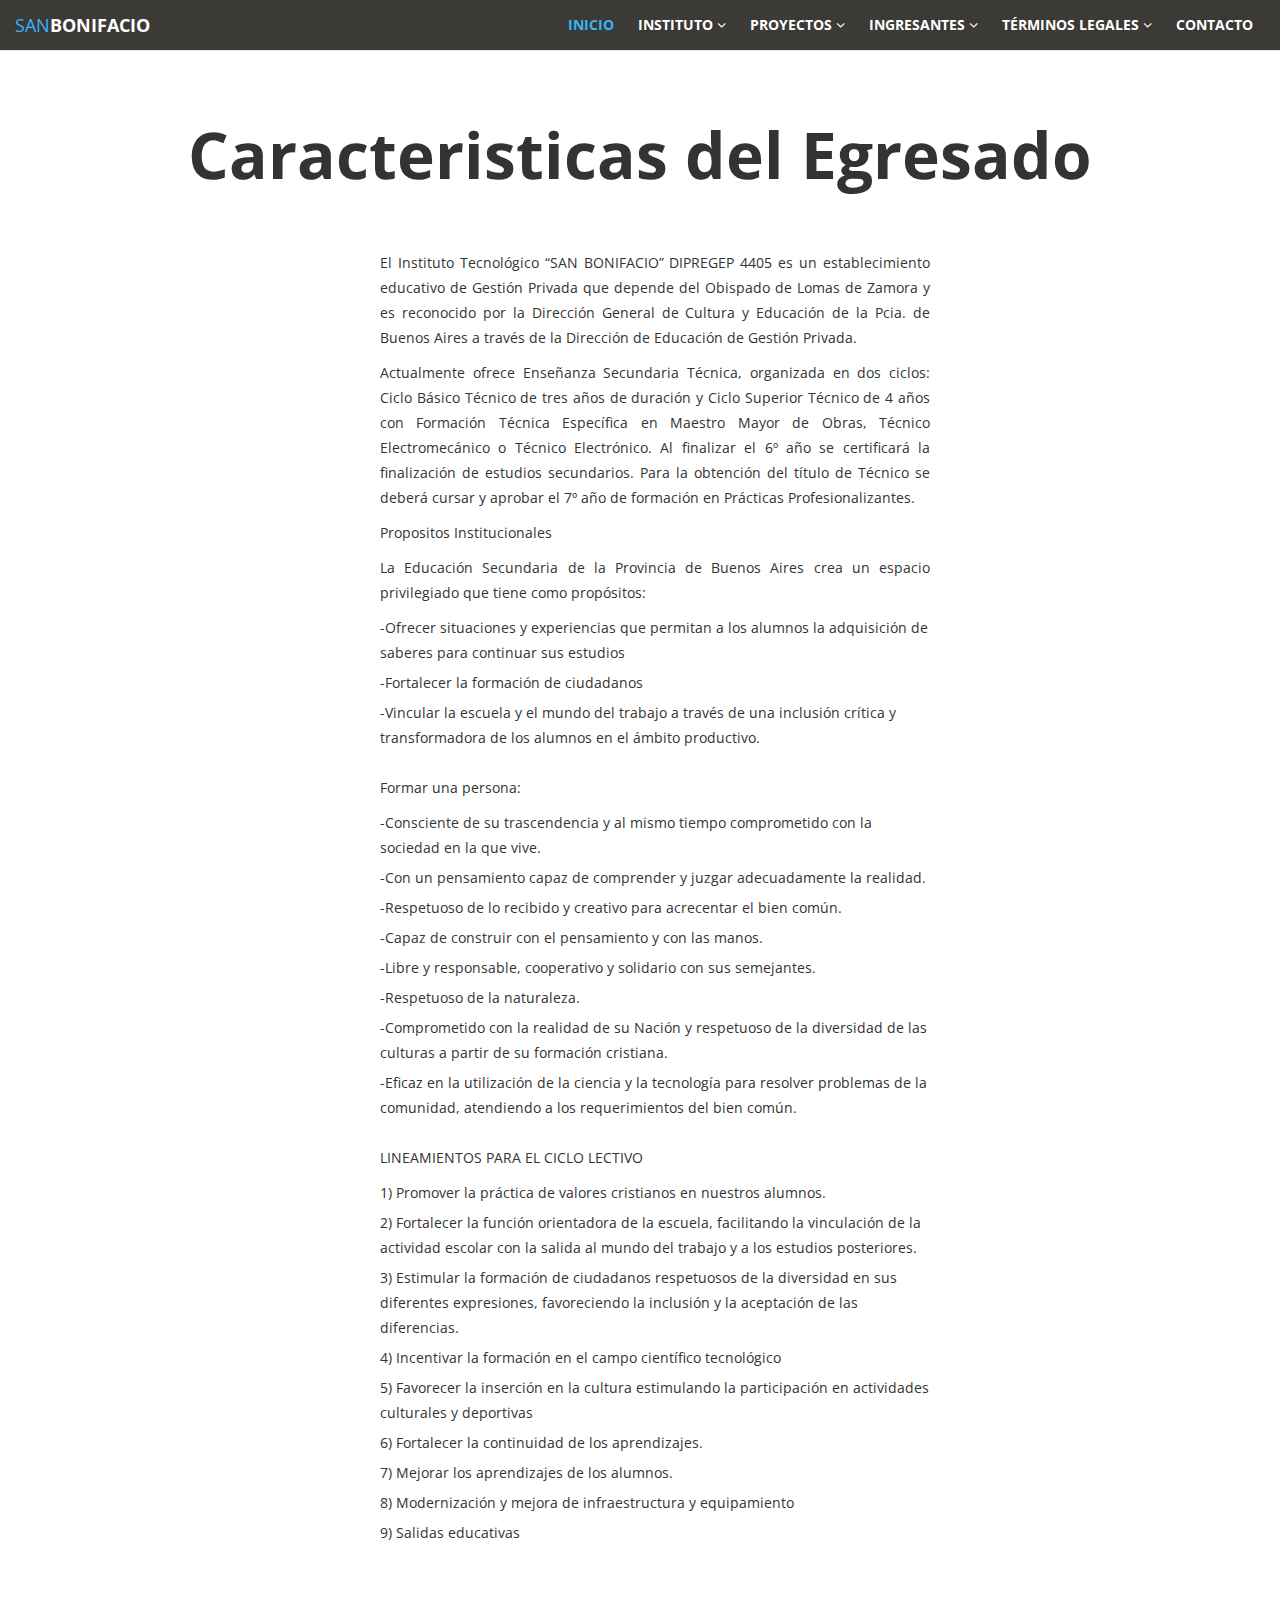
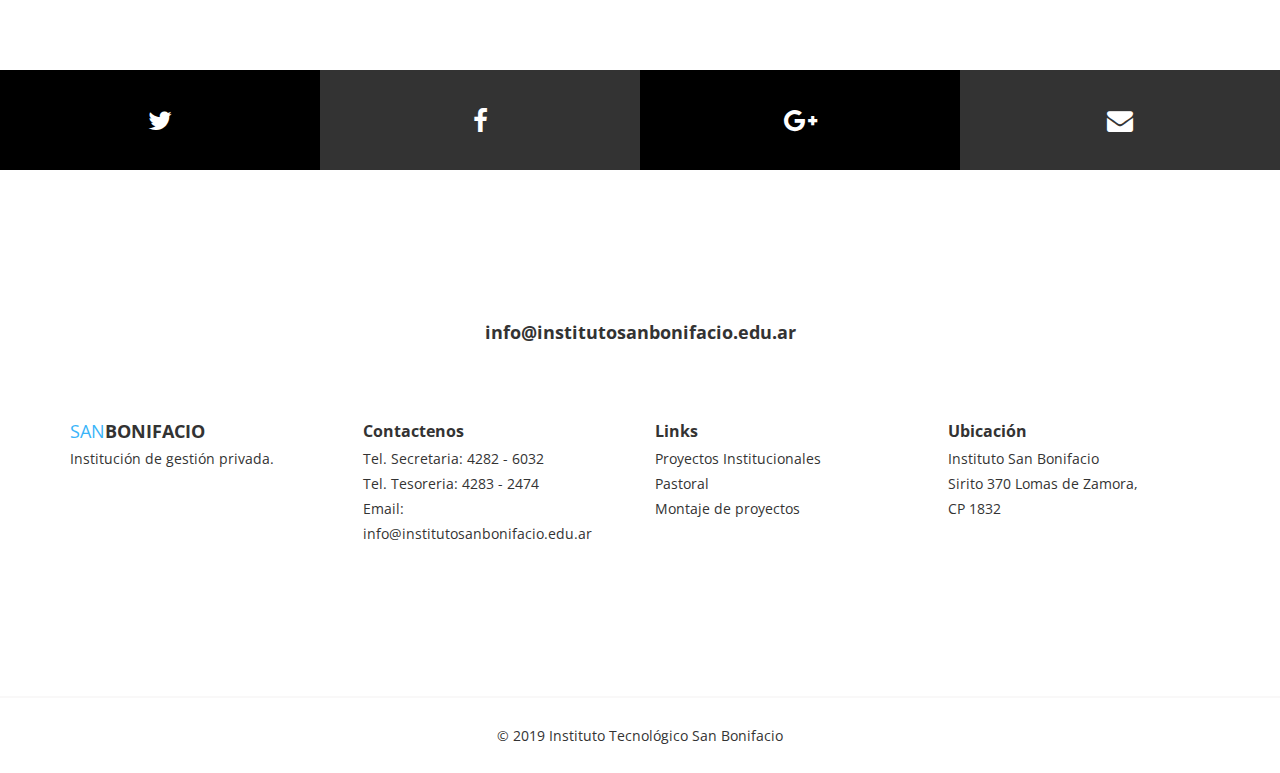
<file: carac-egre.html>
<!DOCTYPE html>
<html lang="en">
<head>

    <!-- Basic Page Needs
    ================================================== -->
    <meta http-equiv="Content-Type" content="text/html; charset=utf-8">
    <meta http-equiv="X-UA-Compatible" content="IE=edge">

    <title>Caracteristicas del Egresado | Instituto Tecnológico San Bonifacio</title>

    <meta name="description" content="Institución educativa de gestión privada, especializada en diferentes tecnicaturas..">
    <meta name="author" content="Instituto Tecnológico San Bonifacio">
    <meta name="keywords" content="Instituto Tecnológico San Bonifacio">

    <!-- Mobile Specific Metas
    ================================================== -->
    <meta name="viewport" content="width=device-width, minimum-scale=1.0, maximum-scale=1.0">
    <meta name="apple-mobile-web-app-capable" content="yes">

    <!-- Fonts -->
    <link href='http://fonts.googleapis.com/css?family=Open+Sans:400,300,600,700' rel='stylesheet' type='text/css'>
    <link rel="stylesheet" href="http://cdnjs.cloudflare.com/ajax/libs/font-awesome/4.4.0/css/font-awesome.min.css">

    <!-- Favicon
    ================================================== -->
    <link rel="apple-touch-icon" sizes="180x180" href="assets/favicon-sanbo.ico">
    <link rel="icon" type="image/png" sizes="16x16" href="assets/favicon-sanbo.png">

    <!-- Stylesheets
    ================================================== -->
    <!-- Bootstrap core CSS -->
    <link href="assets/css/bootstrap.min.css" rel="stylesheet">

    <!-- Custom styles for this template -->
    <link href="assets/css/style.css" rel="stylesheet">
    <link href="assets/css/responsive.css" rel="stylesheet">
    <link href="assets/css/colors.css" rel="stylesheet">

    <!-- HTML5 shim and Respond.js IE8 support of HTML5 elements and media queries -->
    <!--[if lt IE 9]>
    <script src="https://oss.maxcdn.com/libs/html5shiv/3.7.0/html5shiv.js"></script>
    <script src="https://oss.maxcdn.com/libs/respond.js/1.4.2/respond.min.js"></script>
    <![endif]-->

</head>
<body>

    <header id="masthead" class="site-header site-header-fill">

      <nav id="primary-navigation" class="site-navigation">

          <div class="container-fluid">

              <div class="navbar-header">

                  <a href="index" class="site-title yellow-text">San<span class="white-text">Bonifacio</span></a>

              </div><!-- /.navbar-header -->

              <div class="main-menu" id="perfect-navbar-collapse">

                  <ul class="nav navbar-nav navbar-right">

                      <li class="active"><a href="index">Inicio</a></li>
                      <li class="dropdown">
                          <a class="dropdown-toggle" data-toggle="dropdown" aria-expanded="false">Instituto <i class="fa fa-angle-down hidden-xs" aria-hidden="true"></i></a>
                          <ul class="dropdown-menu">
                              <li><a href="presentacion">Presentación</a></li>
                              <li><a href="historia">Historia</a></li>
                              <li><a href="autoridades">Autoridades</a></li>
                              <li><a href="nuestra-mision">Misión</a></li>
                              <li><a href="proyecto-institucional">Proyecto Educativo</a></li>
                              <li><a href="inicio/index">Caracteristicas del egresado</a></li>
                          </ul><!-- /.dropdown-menu -->
                      </li><!-- /.dropdown -->


                      <li class="dropdown">
                          <a  class="dropdown-toggle" data-toggle="dropdown" aria-expanded="false">Proyectos <i class="fa fa-angle-down hidden-xs" aria-hidden="true"></i></a>
                          <ul class="dropdown-menu">
                              <li><a href="proyecto-curso">Proyectos por curso</a></li>
                              <li><a href="inicio/index">Salidas Interdiciplinarias</a></li>
                              <li><a href="inicio/index">Modelo ONU</a></li>
                              <li><a href="inicio/index">Pastoral</a></li>
                              <li><a href="inicio/index">Montaje de proyectos</a></li>
                          </ul><!-- /.dropdown-menu -->
                      </li><!-- /.dropdown -->
                      <li class="dropdown">
                          <a class="dropdown-toggle" data-toggle="dropdown" aria-expanded="false">Ingresantes <i class="fa fa-angle-down hidden-xs" aria-hidden="true"></i></a>
                          <ul class="dropdown-menu">
                              <li><a href="plan-articulacion">Plan de Articulación</a></li>
                              <li><a href="inicio/index">Cronograma</a></li>
                          </ul><!-- /.dropdown-menu -->
                      </li><!-- /.dropdown -->
                      <li class="dropdown">
                          <a  class="dropdown-toggle" data-toggle="dropdown" aria-expanded="false">Términos Legales <i class="fa fa-angle-down hidden-xs" aria-hidden="true"></i></a>
                          <ul class="dropdown-menu">
                              <li><a href="assets/descargas/convivencia_escolar.pdf">Régimen Académico</a></li>
                              <li><a href="inicio/index">Uniforme</a></li>
                              <li><a href="assets/descargas/convivencia_escolar.pdf">Convivencia Escolar</a></li>
                              <li><a href="assets/descargas/proceso_aic.pdf">A.I.C.</a></li>
                          </ul><!-- /.dropdown-menu -->
                      </li><!-- /.dropdown -->
                      <li><a href="contact">Contacto</a></li>

                  </ul><!-- /.navbar-nav -->

              </div><!-- /.navbar-collapse -->

          </div>

      </nav><!-- /.site-navigation -->

    </header><!-- /#masthead -->

    <main id="main" class="site-main">

        <section class="site-section-small section-blog">

            <div class="container">

                <div class="text-center">

                    <h1 class="section-title-big">Caracteristicas del Egresado</h1>
                    <p class="section-text"></p>

                </div>
                <div class="container">

                    <div class="text-center">

                        <p class="section-texto">
                          El Instituto Tecnológico “SAN BONIFACIO” DIPREGEP 4405 es un establecimiento educativo de Gestión Privada que depende del Obispado de Lomas de Zamora y es reconocido por la Dirección General de Cultura y Educación de la Pcia. de Buenos Aires a través de la Dirección de Educación de Gestión Privada.
                        </p>
                        <p class="section-texto">
                          Actualmente ofrece Enseñanza Secundaria Técnica, organizada en dos ciclos: Ciclo Básico Técnico de tres años de duración y Ciclo Superior Técnico de 4 años con Formación Técnica Específica en Maestro Mayor de Obras, Técnico Electromecánico o Técnico Electrónico. Al finalizar el 6º año se certificará la finalización de estudios secundarios. Para la obtención del título de Técnico se deberá cursar y aprobar el 7º año de formación en Prácticas Profesionalizantes.
                        </p>
                        <p class="section-texto">
                          Propositos Institucionales
                        </p>
                        <p class="section-texto">
                          La Educación Secundaria de la Provincia de Buenos Aires crea un espacio privilegiado que tiene como propósitos:
                        </p>
                        <p class="section-ittem">-Ofrecer situaciones y experiencias que permitan a los alumnos la adquisición de saberes para continuar sus estudios</p>
                        <p class="section-ittem">-Fortalecer la formación de ciudadanos</p>
                        <p class="section-ittem">-Vincular la escuela y el mundo del trabajo a través de una inclusión crítica y transformadora de los alumnos en el ámbito productivo.</p>
                        <br>
                        <p class="section-texto">
                          Formar una persona:
                        </p>
                        <p class="section-ittem">-Consciente de su trascendencia y al mismo tiempo comprometido con la sociedad en la que vive.</p>
                        <p class="section-ittem">-Con un pensamiento capaz de comprender y juzgar adecuadamente la realidad.</p>
                        <p class="section-ittem">-Respetuoso de lo recibido y creativo para acrecentar el bien común.</p>
                        <p class="section-ittem">-Capaz de construir con el pensamiento y con las manos.</p>
                        <p class="section-ittem">-Libre y responsable, cooperativo y solidario con sus semejantes.</p>
                        <p class="section-ittem">-Respetuoso de la naturaleza.</p>
                        <p class="section-ittem">-Comprometido con la realidad de su Nación y respetuoso de la diversidad de las culturas a partir de su formación cristiana.</p>
                        <p class="section-ittem">-Eficaz en la utilización de la ciencia y la tecnología para resolver problemas de la comunidad, atendiendo a los requerimientos del bien común.</p>

                        <br>
                        <p class="section-texto">
                          LINEAMIENTOS PARA EL CICLO LECTIVO
                        </p>
                        <p class="section-ittem">1) Promover la práctica de valores cristianos en nuestros alumnos. </p>
                        <p class="section-ittem">2) Fortalecer la función orientadora de la escuela, facilitando la vinculación de la actividad escolar con la salida al mundo del trabajo y a los estudios posteriores. </p>
                        <p class="section-ittem">3) Estimular la formación de ciudadanos respetuosos de la diversidad en sus diferentes expresiones, favoreciendo la inclusión y la aceptación de las diferencias. </p>
                        <p class="section-ittem">4) Incentivar la formación en el campo científico tecnológico</p>
                        <p class="section-ittem">5) Favorecer la inserción en la cultura estimulando la participación en actividades culturales y deportivas</p>
                        <p class="section-ittem">6) Fortalecer la continuidad de los aprendizajes.</p>
                        <p class="section-ittem">7) Mejorar los aprendizajes de los alumnos.</p>
                        <p class="section-ittem">8) Modernización y mejora de infraestructura y equipamiento</p>
                        <p class="section-ittem">9) Salidas educativas</p>
                    </div>
            </div>

        </section><!-- /.section-blog -->



        <section class="social-networks">

            <div class="container-fluid">

                <div class="row">

                    <a class="white-text black-bg twitter-bg" href="#"><i class="fa fa-twitter" aria-hidden="true"></i></a>
                    <a class="white-text gray-bg facebook-bg" href="#"><i class="fa fa-facebook" aria-hidden="true"></i></a>
                    <a class="white-text black-bg google-plus-bg" href="#"><i class="fa fa-google-plus" aria-hidden="true"></i></a>
                    <a class="white-text gray-bg message-bg" href="#"><i class="fa fa-envelope" aria-hidden="true"></i></a>

                </div>

            </div>

        </section><!-- /.social-networks -->

    </main><!-- /.site-main -->

    <footer id="colophon" class="site-footer">

        <div class="container">

            <div class="email">
                <a href="mailto:info@institutosanbonifacio.edu.ar">info@institutosanbonifacio.edu.ar</a>
            </div><!-- /.email -->

            <div class="row">

                <div class="col-md-3 col-xs-6">

                    <div class="mb-xs-20">
                        <a href="index.html" class="site-title yellow-text">San<span>Bonifacio</span></a>
                        <p class="mb-0">Institución de gestión privada.</p>
                    </div>

                </div>

                <div class="col-md-3 col-xs-6">

                    <div class="mb-xs-20">
                        <h4 class="small-title">Contactenos</h4>
                        <ul class="list-unstyled">
                            <li>Tel. Secretaria: <a href="tel:+42826032">4282 - 6032</a></li>
                            <li>Tel. Tesoreria: <a href="tel:+42832474">4283 - 2474</a></li>
                            <li>Email: <a href="mailto:info@institutosanbonifacio.edu.ar">info@institutosanbonifacio.edu.ar</a></li>
                            <!--<li>Fax: <a href="tel:+15417543010">+1-541-754-3010</a></li>-->
                        </ul>
                    </div>

                </div>

                <div class="col-md-3 col-xs-6">

                    <div class="mb-xs-20">
                        <h4 class="small-title">Links</h4>
                        <ul class="list-unstyled">
                            <li><a href="about-us.html">Proyectos Institucionales</a></li>
                            <li><a href="portfolio.html">Pastoral</a></li>
                            <li><a href="contact.html">Montaje de proyectos</a></li>
                        </ul>
                    </div>

                </div>

                <div class="col-md-3 col-xs-6">

                    <div class="mb-xs-20">
                        <h4 class="small-title">Ubicación</h4>
                        <ul class="list-unstyled">
                            <li>Instituto San Bonifacio</li>
                            <li>Sirito 370 Lomas de Zamora,</li>
                            <li>CP 1832</li>
                        </ul>
                    </div>

                </div>

            </div>

        </div>

        <div class="copyright">
            <p>&copy; 2019 Instituto Tecnológico San Bonifacio </a></p>
        </div><!-- /.copyright -->

    </footer><!-- /.site-footer -->

    <!-- Bootstrap core JavaScript
    ================================================== -->
    <!-- Placed at the end of the document so the pages load faster -->
    <script src="https://ajax.googleapis.com/ajax/libs/jquery/3.1.1/jquery.min.js"></script>
    <script src="assets/js/bootstrap.min.js"></script>
    <script src="assets/js/jquery.slicknav.min.js"></script>
    <script src="assets/js/slick.min.js"></script>
    <script src="assets/js/touchswipe.min.js"></script>
    <script src="assets/js/skrollr.min.js"></script>
    <script src="assets/js/jquery.countTo.min.js"></script>
    <script src="assets/js/script.js"></script>

</body>
</html>
</file>
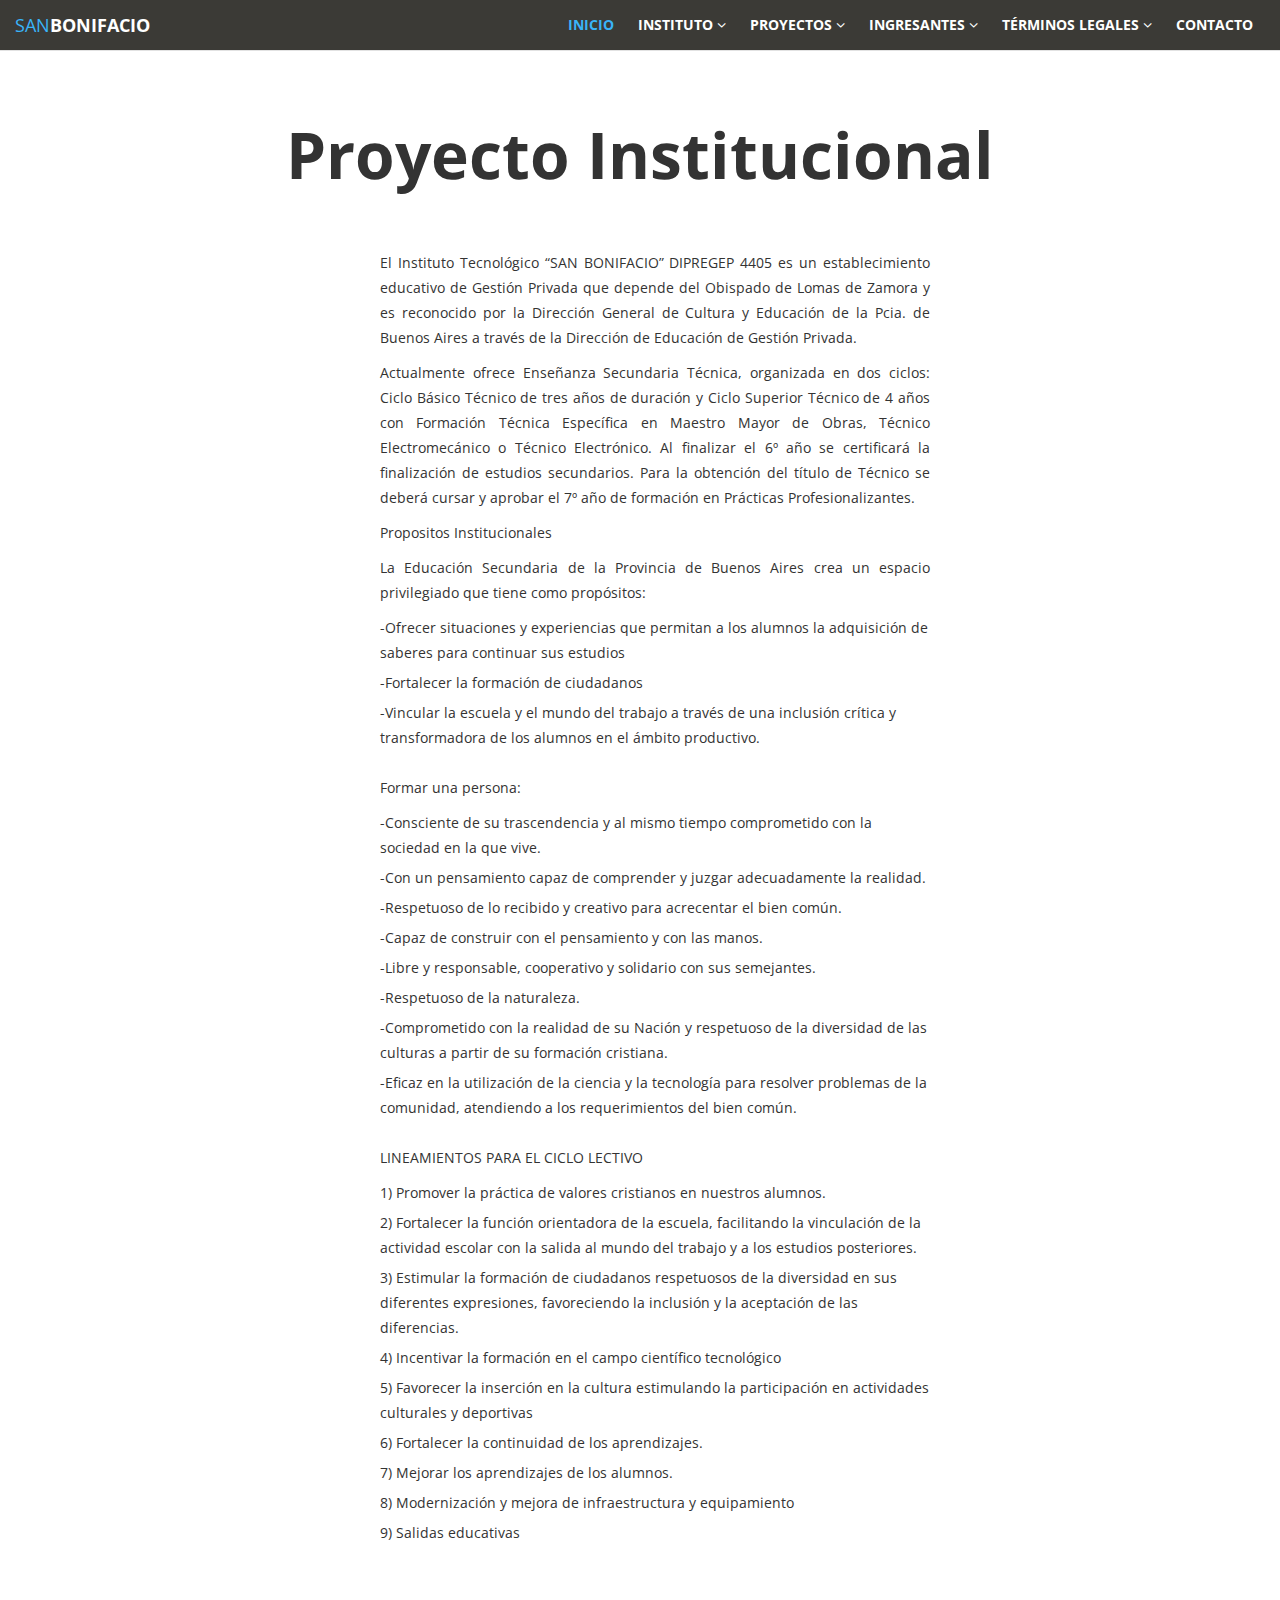
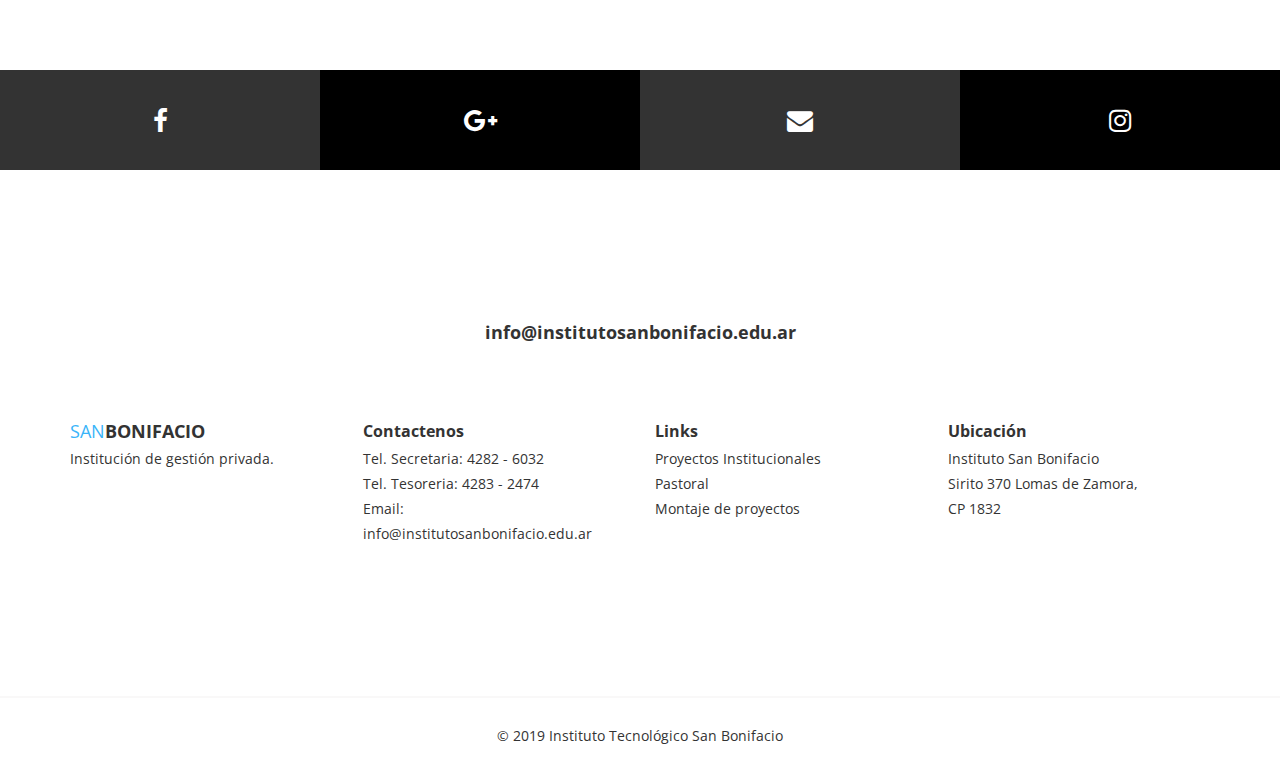
<file: cronograma.html>
<!DOCTYPE html>
<html lang="en">
<head>

    <!-- Basic Page Needs
    ================================================== -->
    <meta http-equiv="Content-Type" content="text/html; charset=utf-8">
    <meta http-equiv="X-UA-Compatible" content="IE=edge">

    <title>Cronograma | Instituto Tecnológico San Bonifacio</title>

    <meta name="description" content="Institución educativa de gestión privada, especializada en diferentes tecnicaturas..">
    <meta name="author" content="Instituto Tecnológico San Bonifacio">
    <meta name="keywords" content="Instituto Tecnológico San Bonifacio">

    <!-- Mobile Specific Metas
    ================================================== -->
    <meta name="viewport" content="width=device-width, minimum-scale=1.0, maximum-scale=1.0">
    <meta name="apple-mobile-web-app-capable" content="yes">

    <!-- Fonts -->
    <link href='http://fonts.googleapis.com/css?family=Open+Sans:400,300,600,700' rel='stylesheet' type='text/css'>
    <link rel="stylesheet" href="http://cdnjs.cloudflare.com/ajax/libs/font-awesome/4.4.0/css/font-awesome.min.css">

    <!-- Favicon
    ================================================== -->
    <link rel="apple-touch-icon" sizes="180x180" href="assets/favicon-sanbo.ico">
    <link rel="icon" type="image/png" sizes="16x16" href="assets/favicon-sanbo.png">

    <!-- Stylesheets
    ================================================== -->
    <!-- Bootstrap core CSS -->
    <link href="assets/css/bootstrap.min.css" rel="stylesheet">

    <!-- Custom styles for this template -->
    <link href="assets/css/style.css" rel="stylesheet">
    <link href="assets/css/responsive.css" rel="stylesheet">
    <link href="assets/css/colors.css" rel="stylesheet">

    <!-- HTML5 shim and Respond.js IE8 support of HTML5 elements and media queries -->
    <!--[if lt IE 9]>
    <script src="https://oss.maxcdn.com/libs/html5shiv/3.7.0/html5shiv.js"></script>
    <script src="https://oss.maxcdn.com/libs/respond.js/1.4.2/respond.min.js"></script>
    <![endif]-->

</head>
<body>

    <header id="masthead" class="site-header site-header-fill">

      <nav id="primary-navigation" class="site-navigation">

          <div class="container-fluid">

              <div class="navbar-header">

                  <a href="index" class="site-title yellow-text">San<span class="white-text">Bonifacio</span></a>

              </div><!-- /.navbar-header -->

              <div class="main-menu" id="perfect-navbar-collapse">

                  <ul class="nav navbar-nav navbar-right">

                      <li class="active"><a href="index">Inicio</a></li>
                      <li class="dropdown">
                          <a class="dropdown-toggle" data-toggle="dropdown" aria-expanded="false">Instituto <i class="fa fa-angle-down hidden-xs" aria-hidden="true"></i></a>
                          <ul class="dropdown-menu">
                              <li><a href="presentacion">Presentación</a></li>
                              <li><a href="historia">Historia</a></li>
                              <li><a href="autoridades">Autoridades</a></li>
                              <li><a href="nuestra-mision">Misión</a></li>
                              <li><a href="proyecto-institucional">Proyecto Educativo</a></li>
                              <li><a href="inicio/index">Caracteristicas del egresado</a></li>
                          </ul><!-- /.dropdown-menu -->
                      </li><!-- /.dropdown -->


                      <li class="dropdown">
                          <a  class="dropdown-toggle" data-toggle="dropdown" aria-expanded="false">Proyectos <i class="fa fa-angle-down hidden-xs" aria-hidden="true"></i></a>
                          <ul class="dropdown-menu">
                              <li><a href="proyecto-curso">Proyectos por curso</a></li>
                              <li><a href="inicio/index">Salidas Interdiciplinarias</a></li>
                              <li><a href="inicio/index">Modelo ONU</a></li>
                              <li><a href="inicio/index">Pastoral</a></li>
                              <li><a href="inicio/index">Montaje de proyectos</a></li>
                          </ul><!-- /.dropdown-menu -->
                      </li><!-- /.dropdown -->
                      <li class="dropdown">
                          <a class="dropdown-toggle" data-toggle="dropdown" aria-expanded="false">Ingresantes <i class="fa fa-angle-down hidden-xs" aria-hidden="true"></i></a>
                          <ul class="dropdown-menu">
                              <li><a href="plan-articulacion">Plan de Articulación</a></li>
                              <li><a href="inicio/index">Cronograma</a></li>
                          </ul><!-- /.dropdown-menu -->
                      </li><!-- /.dropdown -->
                      <li class="dropdown">
                          <a  class="dropdown-toggle" data-toggle="dropdown" aria-expanded="false">Términos Legales <i class="fa fa-angle-down hidden-xs" aria-hidden="true"></i></a>
                          <ul class="dropdown-menu">
                              <li><a href="assets/descargas/convivencia_escolar.pdf">Régimen Académico</a></li>
                              <li><a href="inicio/index">Uniforme</a></li>
                              <li><a href="assets/descargas/convivencia_escolar.pdf">Convivencia Escolar</a></li>
                              <li><a href="assets/descargas/proceso_aic.pdf">A.I.C.</a></li>
                          </ul><!-- /.dropdown-menu -->
                      </li><!-- /.dropdown -->
                      <li><a href="contact">Contacto</a></li>

                  </ul><!-- /.navbar-nav -->

              </div><!-- /.navbar-collapse -->

          </div>

      </nav><!-- /.site-navigation -->

    </header><!-- /#masthead -->

    <main id="main" class="site-main">

        <section class="site-section-small section-blog">

            <div class="container">

                <div class="text-center">

                    <h1 class="section-title-big">Proyecto Institucional</h1>
                    <p class="section-text"></p>

                </div>
                <div class="container">

                    <div class="text-center">

                        <p class="section-texto">
                          El Instituto Tecnológico “SAN BONIFACIO” DIPREGEP 4405 es un establecimiento educativo de Gestión Privada que depende del Obispado de Lomas de Zamora y es reconocido por la Dirección General de Cultura y Educación de la Pcia. de Buenos Aires a través de la Dirección de Educación de Gestión Privada.
                        </p>
                        <p class="section-texto">
                          Actualmente ofrece Enseñanza Secundaria Técnica, organizada en dos ciclos: Ciclo Básico Técnico de tres años de duración y Ciclo Superior Técnico de 4 años con Formación Técnica Específica en Maestro Mayor de Obras, Técnico Electromecánico o Técnico Electrónico. Al finalizar el 6º año se certificará la finalización de estudios secundarios. Para la obtención del título de Técnico se deberá cursar y aprobar el 7º año de formación en Prácticas Profesionalizantes.
                        </p>
                        <p class="section-texto">
                          Propositos Institucionales
                        </p>
                        <p class="section-texto">
                          La Educación Secundaria de la Provincia de Buenos Aires crea un espacio privilegiado que tiene como propósitos:
                        </p>
                        <p class="section-ittem">-Ofrecer situaciones y experiencias que permitan a los alumnos la adquisición de saberes para continuar sus estudios</p>
                        <p class="section-ittem">-Fortalecer la formación de ciudadanos</p>
                        <p class="section-ittem">-Vincular la escuela y el mundo del trabajo a través de una inclusión crítica y transformadora de los alumnos en el ámbito productivo.</p>
                        <br>
                        <p class="section-texto">
                          Formar una persona:
                        </p>
                        <p class="section-ittem">-Consciente de su trascendencia y al mismo tiempo comprometido con la sociedad en la que vive.</p>
                        <p class="section-ittem">-Con un pensamiento capaz de comprender y juzgar adecuadamente la realidad.</p>
                        <p class="section-ittem">-Respetuoso de lo recibido y creativo para acrecentar el bien común.</p>
                        <p class="section-ittem">-Capaz de construir con el pensamiento y con las manos.</p>
                        <p class="section-ittem">-Libre y responsable, cooperativo y solidario con sus semejantes.</p>
                        <p class="section-ittem">-Respetuoso de la naturaleza.</p>
                        <p class="section-ittem">-Comprometido con la realidad de su Nación y respetuoso de la diversidad de las culturas a partir de su formación cristiana.</p>
                        <p class="section-ittem">-Eficaz en la utilización de la ciencia y la tecnología para resolver problemas de la comunidad, atendiendo a los requerimientos del bien común.</p>

                        <br>
                        <p class="section-texto">
                          LINEAMIENTOS PARA EL CICLO LECTIVO
                        </p>
                        <p class="section-ittem">1) Promover la práctica de valores cristianos en nuestros alumnos. </p>
                        <p class="section-ittem">2) Fortalecer la función orientadora de la escuela, facilitando la vinculación de la actividad escolar con la salida al mundo del trabajo y a los estudios posteriores. </p>
                        <p class="section-ittem">3) Estimular la formación de ciudadanos respetuosos de la diversidad en sus diferentes expresiones, favoreciendo la inclusión y la aceptación de las diferencias. </p>
                        <p class="section-ittem">4) Incentivar la formación en el campo científico tecnológico</p>
                        <p class="section-ittem">5) Favorecer la inserción en la cultura estimulando la participación en actividades culturales y deportivas</p>
                        <p class="section-ittem">6) Fortalecer la continuidad de los aprendizajes.</p>
                        <p class="section-ittem">7) Mejorar los aprendizajes de los alumnos.</p>
                        <p class="section-ittem">8) Modernización y mejora de infraestructura y equipamiento</p>
                        <p class="section-ittem">9) Salidas educativas</p>
                    </div>
            </div>

        </section><!-- /.section-blog -->



        <section class="social-networks">

            <div class="container-fluid">

                <div class="row">

                    <a class="white-text gray-bg facebook-bg" target="_blank" href="https://www.facebook.com/Instituto-Tecnol%C3%B3gico-San-Bonifacio-195242387784076/"><i class="fa fa-facebook" aria-hidden="true"></i></a>
                    <a class="white-text black-bg google-plus-bg" target="_blank" href="#"><i class="fa fa-google-plus" aria-hidden="true"></i></a>
                    <a class="white-text gray-bg message-bg" target="_blank" href="mailto:info@institutosanbonifacio.edu.ar"><i class="fa fa-envelope" aria-hidden="true"></i></a>
 					          <a class="white-text black-bg instagram-bg" target="_blank" href="https://www.instagram.com/sanbonifacio.oficial/?hl=es-la"><i class="fa fa-instagram" aria-hidden="true"></i></a>

                </div>

            </div>

        </section><!-- /.social-networks -->

    </main><!-- /.site-main -->

    <footer id="colophon" class="site-footer">

        <div class="container">

            <div class="email">
                <a href="mailto:info@institutosanbonifacio.edu.ar">info@institutosanbonifacio.edu.ar</a>
            </div><!-- /.email -->

            <div class="row">

                <div class="col-md-3 col-xs-6">

                    <div class="mb-xs-20">
                        <a href="index.html" class="site-title yellow-text">San<span>Bonifacio</span></a>
                        <p class="mb-0">Institución de gestión privada.</p>
                    </div>

                </div>

                <div class="col-md-3 col-xs-6">

                    <div class="mb-xs-20">
                        <h4 class="small-title">Contactenos</h4>
                        <ul class="list-unstyled">
                            <li>Tel. Secretaria: <a href="tel:+42826032">4282 - 6032</a></li>
                            <li>Tel. Tesoreria: <a href="tel:+42832474">4283 - 2474</a></li>
                            <li>Email: <a href="mailto:info@institutosanbonifacio.edu.ar">info@institutosanbonifacio.edu.ar</a></li>
                            <!--<li>Fax: <a href="tel:+15417543010">+1-541-754-3010</a></li>-->
                        </ul>
                    </div>

                </div>

                <div class="col-md-3 col-xs-6">

                    <div class="mb-xs-20">
                        <h4 class="small-title">Links</h4>
                        <ul class="list-unstyled">
                            <li><a href="about-us.html">Proyectos Institucionales</a></li>
                            <li><a href="portfolio.html">Pastoral</a></li>
                            <li><a href="contact.html">Montaje de proyectos</a></li>
                        </ul>
                    </div>

                </div>

                <div class="col-md-3 col-xs-6">

                    <div class="mb-xs-20">
                        <h4 class="small-title">Ubicación</h4>
                        <ul class="list-unstyled">
                            <li>Instituto San Bonifacio</li>
                            <li>Sirito 370 Lomas de Zamora,</li>
                            <li>CP 1832</li>
                        </ul>
                    </div>

                </div>

            </div>

        </div>

        <div class="copyright">
            <p>&copy; 2019 Instituto Tecnológico San Bonifacio </a></p>
        </div><!-- /.copyright -->

    </footer><!-- /.site-footer -->

    <!-- Bootstrap core JavaScript
    ================================================== -->
    <!-- Placed at the end of the document so the pages load faster -->
    <script src="https://ajax.googleapis.com/ajax/libs/jquery/3.1.1/jquery.min.js"></script>
    <script src="assets/js/bootstrap.min.js"></script>
    <script src="assets/js/jquery.slicknav.min.js"></script>
    <script src="assets/js/slick.min.js"></script>
    <script src="assets/js/touchswipe.min.js"></script>
    <script src="assets/js/skrollr.min.js"></script>
    <script src="assets/js/jquery.countTo.min.js"></script>
    <script src="assets/js/script.js"></script>

</body>
</html>
</file>
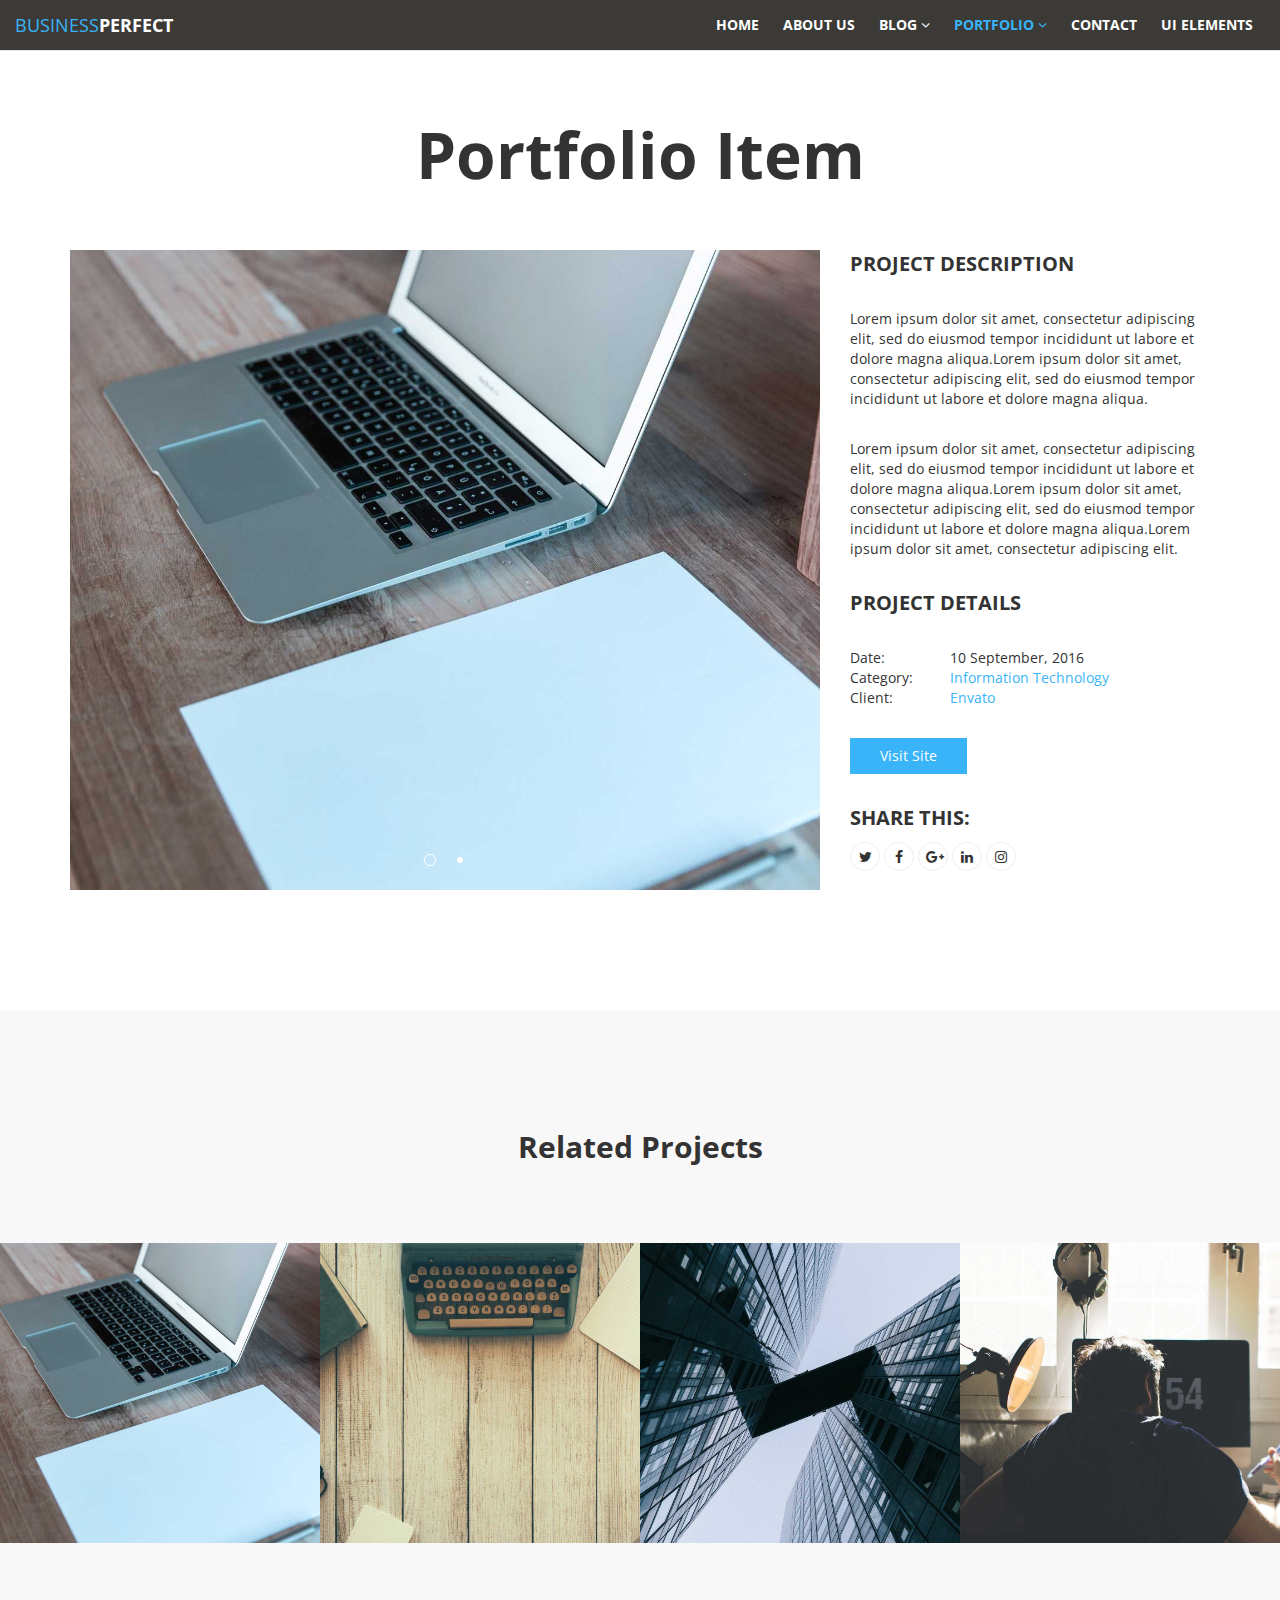
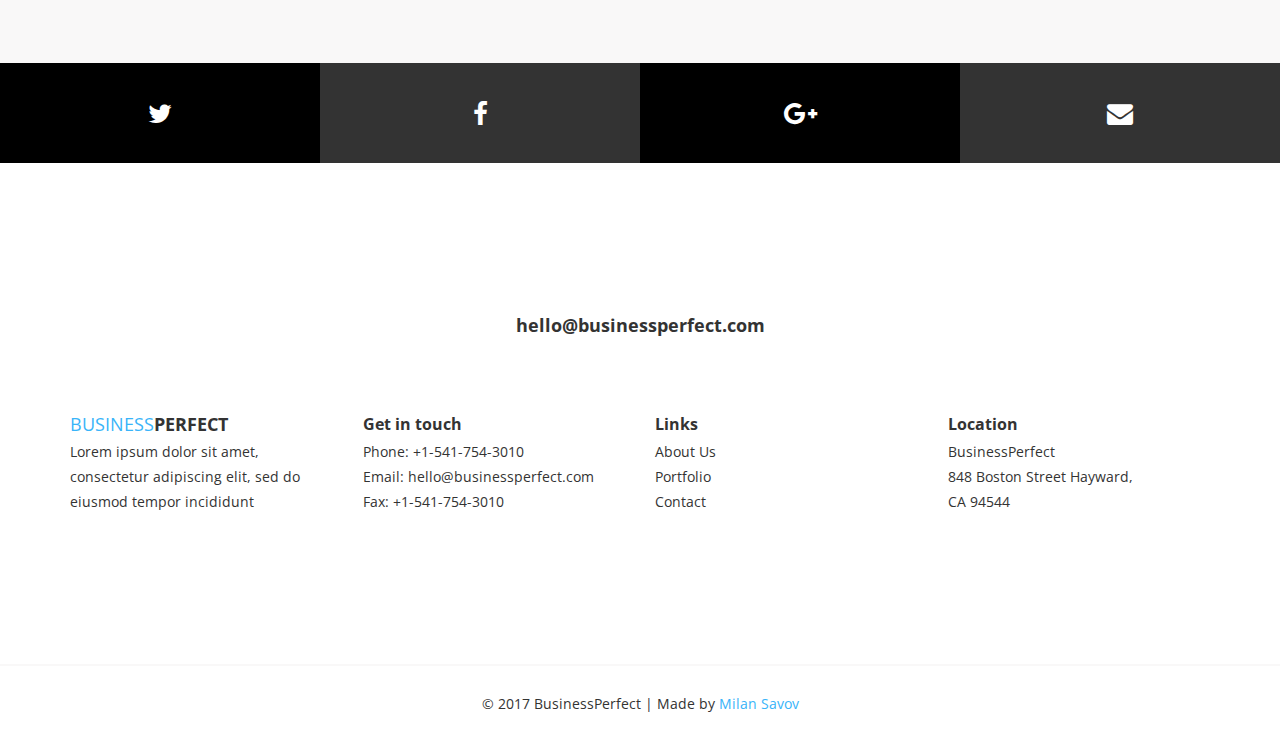
<file: portfolio-item.html>
<!DOCTYPE html>
<html lang="en">
<head>

    <!-- Basic Page Needs
    ================================================== -->
    <meta http-equiv="Content-Type" content="text/html; charset=utf-8">
    <meta http-equiv="X-UA-Compatible" content="IE=edge">

    <title>Portfolio item | BusinessPerfect</title>

    <meta name="description" content="BusinessPerfect - Freebie HTML/CSS template based on Bootstrap">
    <meta name="author" content="Milan Savov">
    <meta name="keywords" content="html, css, twitter bootstrap, javascript, jquery, responsive">

    <!-- Mobile Specific Metas
    ================================================== -->
    <meta name="viewport" content="width=device-width, minimum-scale=1.0, maximum-scale=1.0">
    <meta name="apple-mobile-web-app-capable" content="yes">

    <!-- Fonts -->
    <link href='http://fonts.googleapis.com/css?family=Open+Sans:400,300,600,700' rel='stylesheet' type='text/css'>
    <link rel="stylesheet" href="http://cdnjs.cloudflare.com/ajax/libs/font-awesome/4.4.0/css/font-awesome.min.css">

    <!-- Favicon
    ================================================== -->
    <link rel="apple-touch-icon" sizes="180x180" href="assets/img/apple-touch-icon.png">
    <link rel="icon" type="image/png" sizes="16x16" href="assets/img/favicon.png">

    <!-- Stylesheets
    ================================================== -->
    <!-- Bootstrap core CSS -->
    <link href="assets/css/bootstrap.min.css" rel="stylesheet">

    <!-- Custom styles for this template -->
    <link href="assets/css/style.css" rel="stylesheet">
    <link href="assets/css/responsive.css" rel="stylesheet">
    <link href="assets/css/colors.css" rel="stylesheet">

    <!-- HTML5 shim and Respond.js IE8 support of HTML5 elements and media queries -->
    <!--[if lt IE 9]>
    <script src="https://oss.maxcdn.com/libs/html5shiv/3.7.0/html5shiv.js"></script>
    <script src="https://oss.maxcdn.com/libs/respond.js/1.4.2/respond.min.js"></script>
    <![endif]-->

</head>
<body>

    <header id="masthead" class="site-header site-header-fill">

        <nav id="primary-navigation" class="site-navigation">

            <div class="container-fluid">

                <div class="navbar-header">
                    
                    <a href="index.html" class="site-title yellow-text">Business<span class="white-text">Perfect</span></a>

                </div><!-- /.navbar-header -->

                <div class="main-menu" id="perfect-navbar-collapse">

                    <ul class="nav navbar-nav navbar-right">

                        <li><a href="index.html">Home</a></li>
                        <li><a href="about-us.html">About Us</a></li>
                        <li class="dropdown">
                            <a href="blog.html" class="dropdown-toggle" data-toggle="dropdown" aria-expanded="false">Blog <i class="fa fa-angle-down hidden-xs" aria-hidden="true"></i></a>
                            <ul class="dropdown-menu">
                                <li><a href="blog-post.html">Blog Post</a></li>
                            </ul><!-- /.dropdown-menu -->
                        </li><!-- /.dropdown -->
                        <li class="dropdown active">
                            <a href="portfolio.html" class="dropdown-toggle" data-toggle="dropdown" aria-expanded="false">Portfolio <i class="fa fa-angle-down hidden-xs" aria-hidden="true"></i></a>
                            <ul class="dropdown-menu">
                                <li class="active"><a href="portfolio-item.html">Portfolio Item</a></li>                              
                            </ul><!-- /.dropdown-menu -->
                        </li><!-- /.dropdown -->
                        <li><a href="contact.html">Contact</a></li>
                        <li><a href="ui-elements.html">UI Elements</a></li>
                        
                    </ul><!-- /.navbar-nav -->

                </div><!-- /.navbar-collapse -->
                
            </div>
                      
        </nav><!-- /.site-navigation -->
        
    </header><!-- /#masthead -->

    <main id="main" class="site-main">

        <section class="site-section-small section-portfolio-item">

            <div class="container">

                <h1 class="section-title-big text-center">Portfolio Item</h1>

                <div class="row">

                    <div class="col-md-8">
                        <div id="PortfolioItemSlider">                
                            <img class="img-carousel" src="assets/img/portfolio-1.jpg" alt="">
                            <img class="img-carousel" src="assets/img/portfolio-2.jpg" alt="">
                        </div><!-- /#PortfolioItemSlider -->   
                    </div>

                    <div class="col-md-4">

                        <p class="small-title mb-30">Project Description</p>

                        <p class="mb-30">Lorem ipsum dolor sit amet, consectetur adipiscing elit, sed do eiusmod tempor incididunt ut labore et dolore magna aliqua.Lorem ipsum dolor sit amet, consectetur adipiscing elit, sed do eiusmod tempor incididunt ut labore et dolore magna aliqua.</p>

                        <p class="mb-30">Lorem ipsum dolor sit amet, consectetur adipiscing elit, sed do eiusmod tempor incididunt ut labore et dolore magna aliqua.Lorem ipsum dolor sit amet, consectetur adipiscing elit, sed do eiusmod tempor incididunt ut labore et dolore magna aliqua.Lorem ipsum dolor sit amet, consectetur adipiscing elit.</p>

                        <p class="small-title mb-30">Project Details</p>                        
                        <ul class="list-unstyled portfolio-date-cat-cl pull-left">
                            <li>Date:</li>
                            <li>Category:</li>
                            <li>Client:</li>
                        </ul>

                        <ul class="list-unstyled portfolio-date-cat-cl pl-100 mb-30">
                            <li>10 September, 2016</li>
                            <li><a href="#">Information Technology</a></li>
                            <li><a href="#">Envato</a></li>
                        </ul>

                        <a href="#" class="btn btn-yellow btn-medium mb-30">Visit Site</a>

                        <div class="social-links">
                            <p class="small-title mb-10">Share This:</p>
                            <a class="twitter-bg" href="#"><i class="fa fa-twitter"></i></a>
                            <a class="facebook-bg" href="#"><i class="fa fa-facebook"></i></a>
                            <a class="google-plus-bg" href="#"><i class="fa fa-google-plus"></i></a>
                            <a class="linkedin-bg" href="#"><i class="fa fa-linkedin"></i></a>
                            <a class="instagram-bg" href="#"><i class="fa fa-instagram"></i></a>
                        </div><!-- /.social-links -->
                        
                    </div>
                    
                </div>
                
            </div>
            
        </section><!-- /.section-portfolio-item -->

        <section class="site-section-small portfolio light-gray-bg">

            <div class="container">
                <h2 class="section-title text-center pb-80">Related Projects</h2>
            </div>

            <div class="container-fluid">

                <div class="row">

                    <div class="col-md-3 col-xs-6">
                        <a class="portfolio-link" href="portfolio-item.html">
                            <img src="assets/img/portfolio-1.jpg" alt="" class="img-carousel">
                            <div class="portfolio-info">
                                <div class="portfolio-info-top">
                                    <h3>Business Perfect item</h3>
                                </div><!-- /.portfolio-info-top -->
                                <div class="portfolio-info-bottom">
                                    <p>Lorem ipsum dolor sit amet, consectetur adipiscing elit. Cras viverra dolor eu nunc porttitor sollicitudin. Maecenas dignissim ultricies pharetra.</p>
                                </div><!-- /.portfolio-info-bottom -->
                            </div><!-- /.portfolio-info  -->
                        </a>
                    </div>
                    <div class="col-md-3 col-xs-6">
                        <a class="portfolio-link"  href="portfolio-item.html">
                            <img src="assets/img/portfolio-2.jpg" alt="" class="img-carousel">
                            <div class="portfolio-info">
                                <div class="portfolio-info-top">
                                    <h3>Business Perfect item</h3>
                                </div><!-- /.portfolio-info-top -->
                                <div class="portfolio-info-bottom">
                                    <p>Lorem ipsum dolor sit amet, consectetur adipiscing elit. Cras viverra dolor eu nunc porttitor sollicitudin. Maecenas dignissim ultricies pharetra.</p>
                                </div><!-- /.portfolio-info-bottom -->
                            </div><!-- /.portfolio-info  -->
                        </a>
                    </div>
                    <div class="col-md-3 col-xs-6">
                        <a class="portfolio-link"  href="portfolio-item.html">
                            <img src="assets/img/portfolio-3.jpg" alt="" class="img-carousel">
                            <div class="portfolio-info">
                                <div class="portfolio-info-top">
                                    <h3>Business Perfect item</h3>
                                </div><!-- /.portfolio-info-top -->
                                <div class="portfolio-info-bottom">
                                    <p>Lorem ipsum dolor sit amet, consectetur adipiscing elit. Cras viverra dolor eu nunc porttitor sollicitudin. Maecenas dignissim ultricies pharetra.</p>
                                </div><!-- /.portfolio-info-bottom -->
                            </div><!-- /.portfolio-info  -->
                        </a>
                    </div>
                    <div class="col-md-3 col-xs-6">
                        <a class="portfolio-link"  href="portfolio-item.html">
                            <img src="assets/img/portfolio-4.jpg" alt="" class="img-carousel">
                            <div class="portfolio-info">
                                <div class="portfolio-info-top">
                                    <h3>Business Perfect item</h3>
                                </div><!-- /.portfolio-info-top -->
                                <div class="portfolio-info-bottom">
                                    <p>Lorem ipsum dolor sit amet, consectetur adipiscing elit. Cras viverra dolor eu nunc porttitor sollicitudin. Maecenas dignissim ultricies pharetra.</p>
                                </div><!-- /.portfolio-info-bottom -->
                            </div><!-- /.portfolio-info  -->
                        </a>
                    </div>

                </div>

            </div>
            
        </section><!-- /.portfolio -->

        <section class="social-networks">

            <div class="container-fluid">

                <div class="row">

                    <a class="white-text black-bg twitter-bg" href="#"><i class="fa fa-twitter" aria-hidden="true"></i></a>
                    <a class="white-text gray-bg facebook-bg" href="#"><i class="fa fa-facebook" aria-hidden="true"></i></a>
                    <a class="white-text black-bg google-plus-bg" href="#"><i class="fa fa-google-plus" aria-hidden="true"></i></a>
                    <a class="white-text gray-bg message-bg" href="#"><i class="fa fa-envelope" aria-hidden="true"></i></a>
 
                </div>
                
            </div>
            
        </section><!-- /.social-networks -->

    </main><!-- /.site-main -->

    <footer id="colophon" class="site-footer">

        <div class="container">

            <div class="email">
                <a href="mailto:hello@businessperfect.com">hello@businessperfect.com</a>
            </div><!-- /.email -->

            <div class="row">

                <div class="col-md-3 col-xs-6">

                    <div class="mb-xs-20">
                        <a href="index.html" class="site-title yellow-text">Business<span>Perfect</span></a>
                        <p class="mb-0">Lorem ipsum dolor sit amet, consectetur adipiscing elit, sed do eiusmod tempor incididunt</p>
                    </div>
                    
                </div>

                <div class="col-md-3 col-xs-6">

                    <div class="mb-xs-20">
                        <h4 class="small-title">Get in touch</h4>
                        <ul class="list-unstyled">
                            <li>Phone: <a href="tel:+15417543010">+1-541-754-3010</a></li>
                            <li>Email: <a href="mailto:hello@businessperfect.com">hello@businessperfect.com</a></li>
                            <li>Fax: <a href="tel:+15417543010">+1-541-754-3010</a></li>
                        </ul><!-- /.list-unstyled -->
                    </div>
                    
                </div>
              
                <div class="col-md-3 col-xs-6">

                    <div class="mb-xs-20">
                        <h4 class="small-title">Links</h4>
                        <ul class="list-unstyled">
                            <li><a href="about-us.html">About Us</a></li>
                            <li><a href="portfolio.html">Portfolio</a></li>
                            <li><a href="contact.html">Contact</a></li>
                        </ul><!-- /.list-unstyled -->
                    </div>
                    
                </div>

                <div class="col-md-3 col-xs-6">

                    <div class="mb-xs-20">
                        <h4 class="small-title">Location</h4>
                        <ul class="list-unstyled">
                            <li>BusinessPerfect</li>
                            <li>848 Boston Street Hayward,</li>
                            <li>CA 94544</li>
                        </ul><!-- /.list-unstyled -->
                    </div>

                </div>

            </div>
            
        </div>

        <div class="copyright">
            <p>&copy; 2017 BusinessPerfect | Made by <a href="http://milansavov.com/" class="yellow-text">Milan Savov</a></p>
        </div><!-- /.copyright -->
        
    </footer><!-- /.site-footer -->

    <!-- Bootstrap core JavaScript
    ================================================== -->
    <!-- Placed at the end of the document so the pages load faster -->
    <script src="https://ajax.googleapis.com/ajax/libs/jquery/3.1.1/jquery.min.js"></script> 
    <script src="assets/js/bootstrap.min.js"></script>
    <script src="assets/js/jquery.slicknav.min.js"></script>
    <script src="assets/js/slick.min.js"></script>
    <script src="assets/js/touchswipe.min.js"></script>
    <script src="assets/js/skrollr.min.js"></script>
    <script src="assets/js/jquery.countTo.min.js"></script>
    <script src="assets/js/script.js"></script>

</body>
</html>
</file>
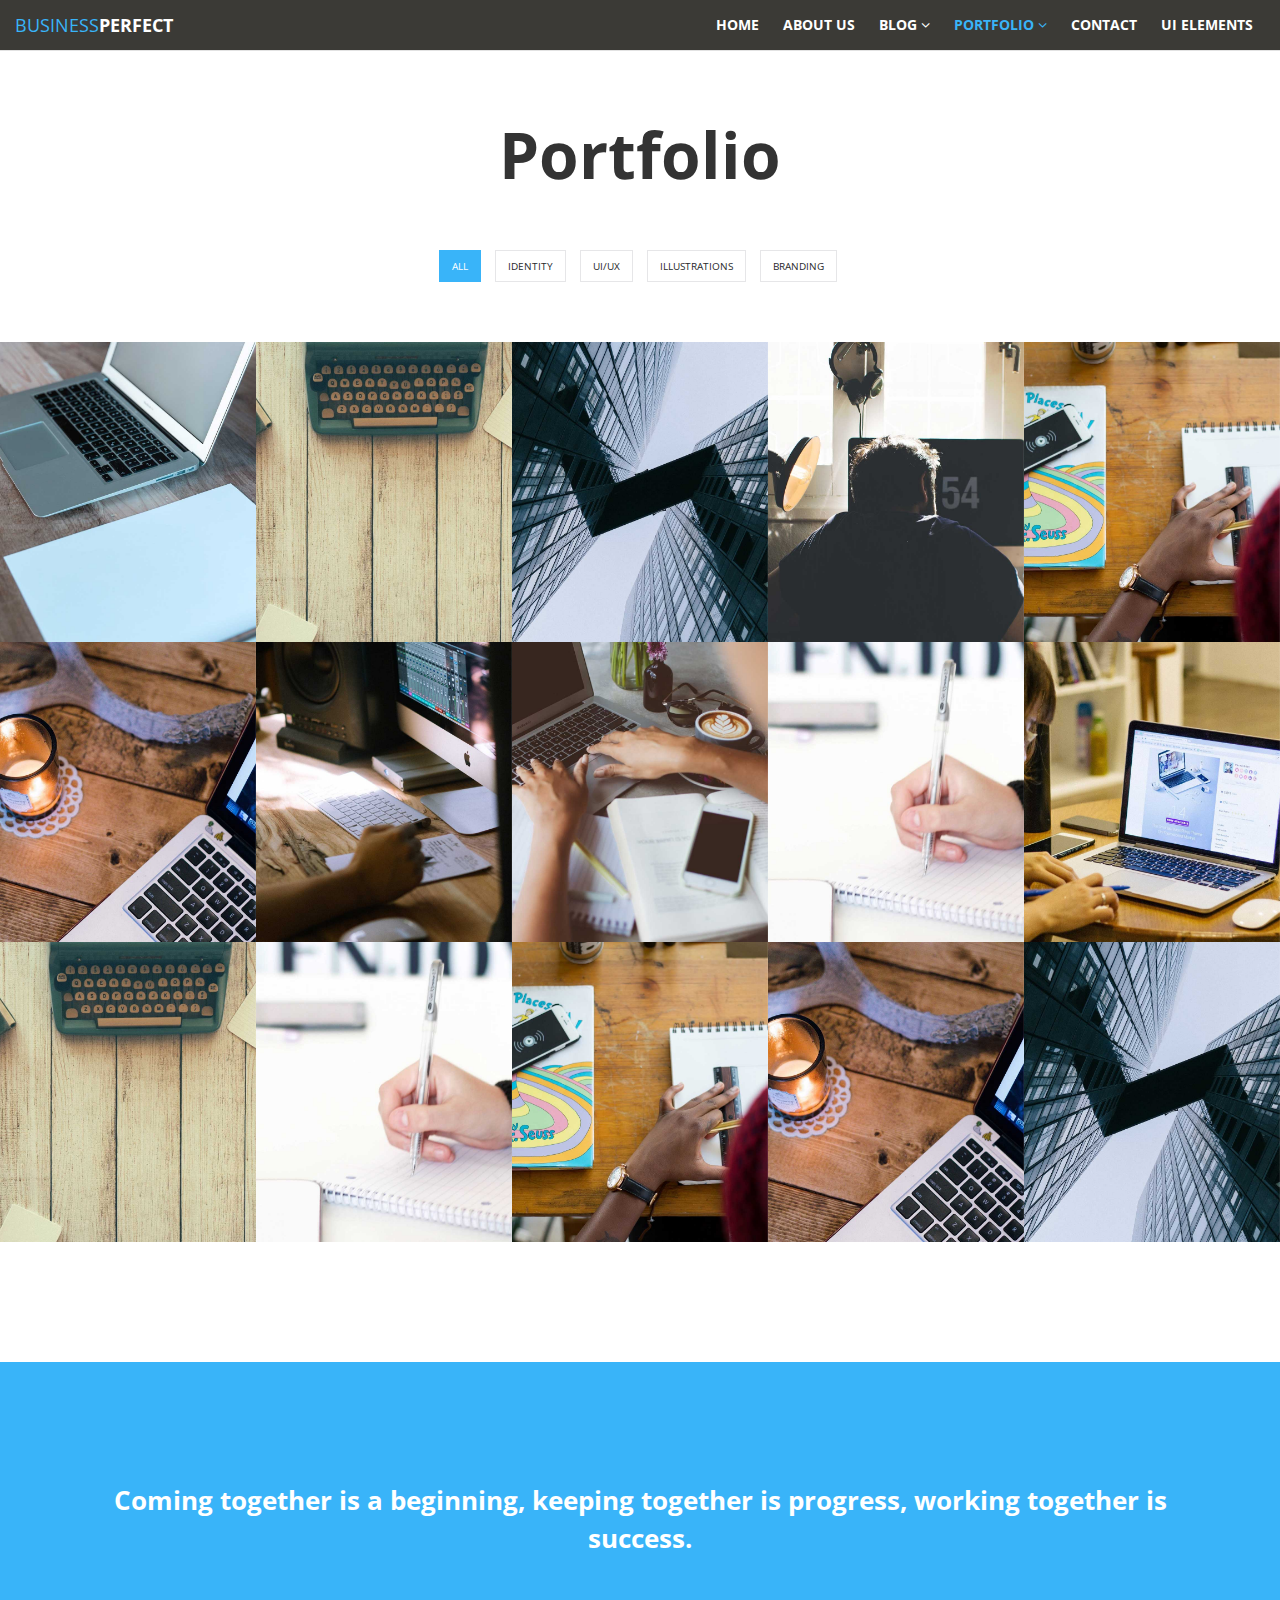
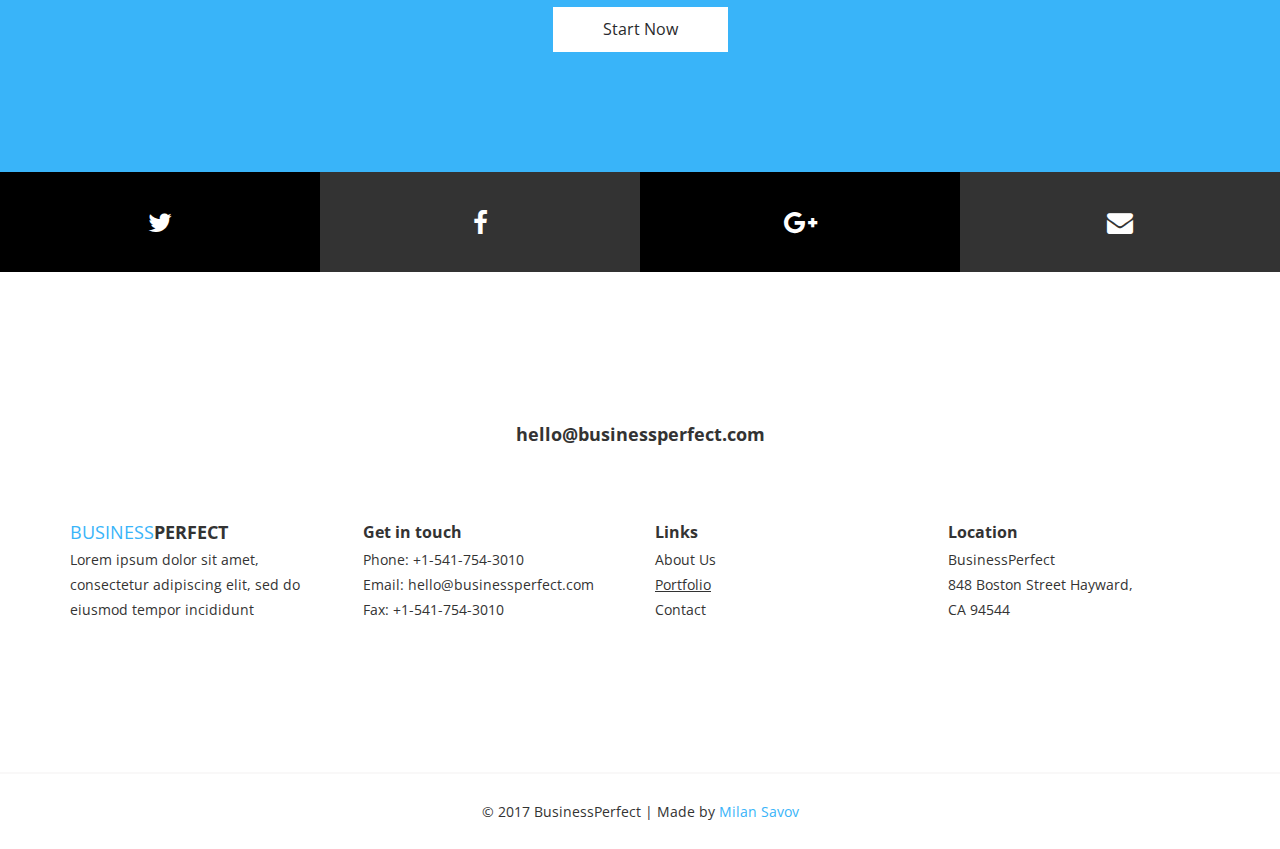
<file: portfolio.html>
<!DOCTYPE html>
<html lang="en">
<head>

    <!-- Basic Page Needs
    ================================================== -->
    <meta http-equiv="Content-Type" content="text/html; charset=utf-8">
    <meta http-equiv="X-UA-Compatible" content="IE=edge">

    <title>Portfolio | BusinessPerfect</title>

    <meta name="description" content="BusinessPerfect - Freebie HTML/CSS template based on Bootstrap">
    <meta name="author" content="Milan Savov">
    <meta name="keywords" content="html, css, twitter bootstrap, javascript, jquery, responsive">

    <!-- Mobile Specific Metas
    ================================================== -->
    <meta name="viewport" content="width=device-width, minimum-scale=1.0, maximum-scale=1.0">
    <meta name="apple-mobile-web-app-capable" content="yes">

    <!-- Fonts -->
    <link href='http://fonts.googleapis.com/css?family=Open+Sans:400,300,600,700' rel='stylesheet' type='text/css'>
    <link rel="stylesheet" href="http://cdnjs.cloudflare.com/ajax/libs/font-awesome/4.4.0/css/font-awesome.min.css">
    
    <!-- Favicon
    ================================================== -->
    <link rel="apple-touch-icon" sizes="180x180" href="assets/img/apple-touch-icon.png">
    <link rel="icon" type="image/png" sizes="16x16" href="assets/img/favicon.png">

    <!-- Stylesheets
    ================================================== -->
    <!-- Bootstrap core CSS -->
    <link href="assets/css/bootstrap.min.css" rel="stylesheet">    

    <!-- Custom styles for this template -->
    <link href="assets/css/style.css" rel="stylesheet">
    <link href="assets/css/responsive.css" rel="stylesheet">
    <link href="assets/css/colors.css" rel="stylesheet">

    <!-- HTML5 shim and Respond.js IE8 support of HTML5 elements and media queries -->
    <!--[if lt IE 9]>
    <script src="https://oss.maxcdn.com/libs/html5shiv/3.7.0/html5shiv.js"></script>
    <script src="https://oss.maxcdn.com/libs/respond.js/1.4.2/respond.min.js"></script>
    <![endif]-->

</head>
<body>

    <header id="masthead" class="site-header site-header-fill">

        <nav id="primary-navigation" class="site-navigation">

            <div class="container-fluid">

                <div class="navbar-header">
                    
                    <a href="index.html" class="site-title yellow-text">Business<span class="white-text">Perfect</span></a>

                </div><!-- /.navbar-header -->

                <div class="main-menu" id="perfect-navbar-collapse">

                    <ul class="nav navbar-nav navbar-right">

                        <li><a href="index.html">Home</a></li>
                        <li><a href="about-us.html">About Us</a></li>
                        <li class="dropdown">
                            <a href="blog.html" class="dropdown-toggle" data-toggle="dropdown" aria-expanded="false">Blog <i class="fa fa-angle-down hidden-xs" aria-hidden="true"></i></a>
                            <ul class="dropdown-menu">
                                <li><a href="blog-post.html">Blog Post</a></li>
                            </ul><!-- /.dropdown-menu -->
                        </li><!-- /.dropdown -->
                        <li class="dropdown active">
                            <a href="portfolio.html" class="dropdown-toggle" data-toggle="dropdown" aria-expanded="false">Portfolio <i class="fa fa-angle-down hidden-xs" aria-hidden="true"></i></a>
                            <ul class="dropdown-menu">
                                <li><a href="portfolio-item.html">Portfolio Item</a></li>                              
                            </ul><!-- /.dropdown-menu -->
                        </li><!-- /.dropdown -->
                        <li><a href="contact.html">Contact</a></li>
                        <li><a href="ui-elements.html">UI Elements</a></li>
                        
                    </ul><!-- /.navbar-nav -->

                </div><!-- /.navbar-collapse -->
                
            </div>
                      
        </nav><!-- /.site-navigation -->
        
    </header><!-- /#masthead -->

    <main id="main" class="site-main">

        <section class="site-section-small portfolio">

            <div class="container">
                <h1 class="section-title-big text-center">Portfolio</h1>
            </div>

            <div class="container-fluid">

                <ul class="portfolio-sorting list-inline text-center">
                    <li><a href="#" class="btn btn-transparent active" data-group="all">All</a></li>
                    <li><a href="#" class="btn btn-transparent" data-group="identity">Identity</a></li>
                    <li><a href="#" class="btn btn-transparent" data-group="uiux">UI/UX</a></li>
                    <li><a href="#" class="btn btn-transparent" data-group="illustrations">Illustrations</a></li>
                    <li><a href="#" class="btn btn-transparent" data-group="branding">Branding</a></li>
                </ul><!-- /.portfolio-sorting  -->

            	<div class="row" id="grid">
            		
            		<div class="col-lg-fifth col-md-3 col-sm-4 col-xs-6" data-groups='["uiux"]'>
                        <a class="portfolio-link" href="portfolio-item.html">
                            <img src="assets/img/portfolio-1.jpg" alt="" class="img-carousel">
                            <div class="portfolio-info">
                                <div class="portfolio-info-top">
                                    <h3>Business Perfect item</h3>
                                </div><!-- /.portfolio-info-top -->
                                <div class="portfolio-info-bottom">
                                    <p>Lorem ipsum dolor sit amet, consectetur adipiscing elit. Cras viverra dolor eu nunc porttitor sollicitudin. Maecenas dignissim ultricies pharetra.</p>
                                </div><!-- /.portfolio-info-bottom -->
                            </div><!-- /.portfolio-info  -->
                        </a>
                    </div><!-- /.col-lg-fifth  -->
                    <div class="col-lg-fifth col-md-3 col-sm-4 col-xs-6" data-groups='["branding"]'>
                        <a class="portfolio-link" href="portfolio-item.html">
                            <img src="assets/img/portfolio-2.jpg" alt="" class="img-carousel">
                            <div class="portfolio-info">
                                <div class="portfolio-info-top">
                                    <h3>Business Perfect item</h3>
                                </div><!-- /.portfolio-info-top -->
                                <div class="portfolio-info-bottom">
                                    <p>Lorem ipsum dolor sit amet, consectetur adipiscing elit. Cras viverra dolor eu nunc porttitor sollicitudin. Maecenas dignissim ultricies pharetra.</p>
                                </div><!-- /.portfolio-info-bottom -->
                            </div><!-- /.portfolio-info  -->
                        </a>
                    </div><!-- /.col-lg-fifth  -->
                    <div class="col-lg-fifth col-md-3 col-sm-4 col-xs-6" data-groups='["identity"]'>
                        <a class="portfolio-link" href="portfolio-item.html">
                            <img src="assets/img/portfolio-3.jpg" alt="" class="img-carousel">
                            <div class="portfolio-info">
                                <div class="portfolio-info-top">
                                    <h3>Business Perfect item</h3>
                                </div><!-- /.portfolio-info-top -->
                                <div class="portfolio-info-bottom">
                                    <p>Lorem ipsum dolor sit amet, consectetur adipiscing elit. Cras viverra dolor eu nunc porttitor sollicitudin. Maecenas dignissim ultricies pharetra.</p>
                                </div><!-- /.portfolio-info-bottom -->
                            </div><!-- /.portfolio-info  -->
                        </a>
                    </div><!-- /.col-lg-fifth  -->
                    <div class="col-lg-fifth col-md-3 col-sm-4 col-xs-6" data-groups='["uiux"]'>
                        <a class="portfolio-link" href="portfolio-item.html">
                            <img src="assets/img/portfolio-4.jpg" alt="" class="img-carousel">
                            <div class="portfolio-info">
                                <div class="portfolio-info-top">
                                    <h3>Business Perfect item</h3>
                                </div><!-- /.portfolio-info-top -->
                                <div class="portfolio-info-bottom">
                                    <p>Lorem ipsum dolor sit amet, consectetur adipiscing elit. Cras viverra dolor eu nunc porttitor sollicitudin. Maecenas dignissim ultricies pharetra.</p>
                                </div><!-- /.portfolio-info-bottom -->
                            </div><!-- /.portfolio-info  -->
                        </a>
                    </div><!-- /.col-lg-fifth  -->
                    <div class="col-lg-fifth col-md-3 col-sm-4 col-xs-6" data-groups='["illustrations"]'>
                        <a class="portfolio-link" href="portfolio-item.html">
                            <img src="assets/img/portfolio-5.jpg" alt="" class="img-carousel">
                            <div class="portfolio-info">
                                <div class="portfolio-info-top">
                                    <h3>Business Perfect item</h3>
                                </div><!-- /.portfolio-info-top -->
                                <div class="portfolio-info-bottom">
                                    <p>Lorem ipsum dolor sit amet, consectetur adipiscing elit. Cras viverra dolor eu nunc porttitor sollicitudin. Maecenas dignissim ultricies pharetra.</p>
                                </div><!-- /.portfolio-info-bottom -->
                            </div><!-- /.portfolio-info  -->
                        </a>
                    </div><!-- /.col-lg-fifth  -->
                    <div class="col-lg-fifth col-md-3 col-sm-4 col-xs-6" data-groups='["identity"]'>
                        <a class="portfolio-link" href="portfolio-item.html">
                            <img src="assets/img/portfolio-6.jpg" alt="" class="img-carousel">
                            <div class="portfolio-info">
                                <div class="portfolio-info-top">
                                    <h3>Business Perfect item</h3>
                                </div><!-- /.portfolio-info-top -->
                                <div class="portfolio-info-bottom">
                                    <p>Lorem ipsum dolor sit amet, consectetur adipiscing elit. Cras viverra dolor eu nunc porttitor sollicitudin. Maecenas dignissim ultricies pharetra.</p>
                                </div><!-- /.portfolio-info-bottom -->
                            </div><!-- /.portfolio-info  -->
                        </a>
                    </div><!-- /.col-lg-fifth  -->
                    <div class="col-lg-fifth col-md-3 col-sm-4 col-xs-6" data-groups='["uiux"]'>
                        <a class="portfolio-link" href="portfolio-item.html">
                            <img src="assets/img/portfolio-7.jpg" alt="" class="img-carousel">
                            <div class="portfolio-info">
                                <div class="portfolio-info-top">
                                    <h3>Business Perfect item</h3>
                                </div><!-- /.portfolio-info-top -->
                                <div class="portfolio-info-bottom">
                                    <p>Lorem ipsum dolor sit amet, consectetur adipiscing elit. Cras viverra dolor eu nunc porttitor sollicitudin. Maecenas dignissim ultricies pharetra.</p>
                                </div><!-- /.portfolio-info-bottom -->
                            </div><!-- /.portfolio-info  -->
                        </a>
                    </div><!-- /.col-lg-fifth  -->
                    <div class="col-lg-fifth col-md-3 col-sm-4 col-xs-6" data-groups='["branding"]'>
                        <a class="portfolio-link" href="portfolio-item.html">
                            <img src="assets/img/portfolio-8.jpg" alt="" class="img-carousel">
                            <div class="portfolio-info">
                                <div class="portfolio-info-top">
                                    <h3>Business Perfect item</h3>
                                </div><!-- /.portfolio-info-top -->
                                <div class="portfolio-info-bottom">
                                    <p>Lorem ipsum dolor sit amet, consectetur adipiscing elit. Cras viverra dolor eu nunc porttitor sollicitudin. Maecenas dignissim ultricies pharetra.</p>
                                </div><!-- /.portfolio-info-bottom -->
                            </div><!-- /.portfolio-info  -->
                        </a>
                    </div><!-- /.col-lg-fifth  -->
                    <div class="col-lg-fifth col-md-3 col-sm-4 col-xs-6" data-groups='["uiux"]'>
                        <a class="portfolio-link" href="portfolio-item.html">
                            <img src="assets/img/portfolio-9.jpg" alt="" class="img-carousel">
                            <div class="portfolio-info">
                                <div class="portfolio-info-top">
                                    <h3>Business Perfect item</h3>
                                </div><!-- /.portfolio-info-top -->
                                <div class="portfolio-info-bottom">
                                    <p>Lorem ipsum dolor sit amet, consectetur adipiscing elit. Cras viverra dolor eu nunc porttitor sollicitudin. Maecenas dignissim ultricies pharetra.</p>
                                </div><!-- /.portfolio-info-bottom -->
                            </div><!-- /.portfolio-info  -->
                        </a>
                    </div><!-- /.col-lg-fifth  -->
                    <div class="col-lg-fifth col-md-3 col-sm-4 col-xs-6" data-groups='["branding"]'>
                        <a class="portfolio-link" href="portfolio-item.html">
                            <img src="assets/img/portfolio-10.jpg" alt="" class="img-carousel">
                            <div class="portfolio-info">
                                <div class="portfolio-info-top">
                                    <h3>Business Perfect item</h3>
                                </div><!-- /.portfolio-info-top -->
                                <div class="portfolio-info-bottom">
                                    <p>Lorem ipsum dolor sit amet, consectetur adipiscing elit. Cras viverra dolor eu nunc porttitor sollicitudin. Maecenas dignissim ultricies pharetra.</p>
                                </div><!-- /.portfolio-info-bottom -->
                            </div><!-- /.portfolio-info  -->
                        </a>
                    </div><!-- /.col-lg-fifth  -->
                    <div class="col-lg-fifth col-md-3 col-sm-4 col-xs-6" data-groups='["illustrations"]'>
                        <a class="portfolio-link" href="portfolio-item.html">
                            <img src="assets/img/portfolio-2.jpg" alt="" class="img-carousel">
                            <div class="portfolio-info">
                                <div class="portfolio-info-top">
                                    <h3>Business Perfect item</h3>
                                </div><!-- /.portfolio-info-top -->
                                <div class="portfolio-info-bottom">
                                    <p>Lorem ipsum dolor sit amet, consectetur adipiscing elit. Cras viverra dolor eu nunc porttitor sollicitudin. Maecenas dignissim ultricies pharetra.</p>
                                </div><!-- /.portfolio-info-bottom -->
                            </div><!-- /.portfolio-info  -->
                        </a>
                    </div><!-- /.col-lg-fifth  -->
                    <div class="col-lg-fifth col-md-3 col-sm-4 col-xs-6" data-groups='["illustrations"]'>
                        <a class="portfolio-link" href="portfolio-item.html">
                            <img src="assets/img/portfolio-9.jpg" alt="" class="img-carousel">
                            <div class="portfolio-info">
                                <div class="portfolio-info-top">
                                    <h3>Business Perfect item</h3>
                                </div><!-- /.portfolio-info-top -->
                                <div class="portfolio-info-bottom">
                                    <p>Lorem ipsum dolor sit amet, consectetur adipiscing elit. Cras viverra dolor eu nunc porttitor sollicitudin. Maecenas dignissim ultricies pharetra.</p>
                                </div><!-- /.portfolio-info-bottom -->
                            </div><!-- /.portfolio-info  -->
                        </a>
                    </div><!-- /.col-lg-fifth  -->
                    <div class="col-lg-fifth col-md-3 col-sm-4 col-xs-6" data-groups='["identity"]'>
                        <a class="portfolio-link" href="portfolio-item.html">
                            <img src="assets/img/portfolio-5.jpg" alt="" class="img-carousel">
                            <div class="portfolio-info">
                                <div class="portfolio-info-top">
                                    <h3>Business Perfect item</h3>
                                </div><!-- /.portfolio-info-top -->
                                <div class="portfolio-info-bottom">
                                    <p>Lorem ipsum dolor sit amet, consectetur adipiscing elit. Cras viverra dolor eu nunc porttitor sollicitudin. Maecenas dignissim ultricies pharetra.</p>
                                </div><!-- /.portfolio-info-bottom -->
                            </div><!-- /.portfolio-info  -->
                        </a>
                    </div><!-- /.col-lg-fifth  -->
                    <div class="col-lg-fifth col-md-3 col-sm-4 col-xs-6" data-groups='["branding"]'>
                        <a class="portfolio-link" href="portfolio-item.html">
                            <img src="assets/img/portfolio-6.jpg" alt="" class="img-carousel">
                            <div class="portfolio-info">
                                <div class="portfolio-info-top">
                                    <h3>Business Perfect item</h3>
                                </div><!-- /.portfolio-info-top -->
                                <div class="portfolio-info-bottom">
                                    <p>Lorem ipsum dolor sit amet, consectetur adipiscing elit. Cras viverra dolor eu nunc porttitor sollicitudin. Maecenas dignissim ultricies pharetra.</p>
                                </div><!-- /.portfolio-info-bottom -->
                            </div><!-- /.portfolio-info  -->
                        </a>
                    </div><!-- /.col-lg-fifth  -->
                    <div class="col-lg-fifth col-md-3 col-sm-4 col-xs-6" data-groups='["illustrations"]'>
                        <a class="portfolio-link" href="portfolio-item.html">
                            <img src="assets/img/portfolio-3.jpg" alt="" class="img-carousel">
                            <div class="portfolio-info">
                                <div class="portfolio-info-top">
                                    <h3>Business Perfect item</h3>
                                </div><!-- /.portfolio-info-top -->
                                <div class="portfolio-info-bottom">
                                    <p>Lorem ipsum dolor sit amet, consectetur adipiscing elit. Cras viverra dolor eu nunc porttitor sollicitudin. Maecenas dignissim ultricies pharetra.</p>
                                </div><!-- /.portfolio-info-bottom -->
                            </div><!-- /.portfolio-info  -->
                        </a>
                    </div><!-- /.col-lg-fifth  -->

            	</div><!-- /#grid -->

            </div>
            
        </section><!-- /.portfolio -->

        <section class="site-section-small section-work-with-us yellow-bg text-center">

            <div class="container">

                <p class="section-title-small white-text mb-50">Coming together is a beginning, keeping together is progress, working together is success.</p>
                <a class="btn" href="#">Start Now</a>

            </div>
            
        </section><!-- /.section-work-with-us -->

        <section class="social-networks">

            <div class="container-fluid">

                <div class="row">

                    <a class="white-text black-bg twitter-bg" href="#"><i class="fa fa-twitter" aria-hidden="true"></i></a>
                    <a class="white-text gray-bg facebook-bg" href="#"><i class="fa fa-facebook" aria-hidden="true"></i></a>
                    <a class="white-text black-bg google-plus-bg" href="#"><i class="fa fa-google-plus" aria-hidden="true"></i></a>
                    <a class="white-text gray-bg message-bg" href="#"><i class="fa fa-envelope" aria-hidden="true"></i></a>
 
                </div>
                
            </div>
            
        </section><!-- /.social-networks -->

    </main><!-- /.site-main -->

    <footer id="colophon" class="site-footer">

        <div class="container">

            <div class="email">
                <a href="mailto:hello@businessperfect.com">hello@businessperfect.com</a>
            </div><!-- /.email -->

            <div class="row">

                <div class="col-md-3 col-xs-6">

                    <div class="mb-xs-20">
                        <a href="index.html" class="site-title yellow-text">Business<span>Perfect</span></a>
                        <p class="mb-0">Lorem ipsum dolor sit amet, consectetur adipiscing elit, sed do eiusmod tempor incididunt</p>
                    </div>
                    
                </div>

                <div class="col-md-3 col-xs-6">

                    <div class="mb-xs-20">
                        <h4 class="small-title">Get in touch</h4>
                        <ul class="list-unstyled">
                            <li>Phone: <a href="tel:+15417543010">+1-541-754-3010</a></li>
                            <li>Email: <a href="mailto:hello@businessperfect.com">hello@businessperfect.com</a></li>
                            <li>Fax: <a href="tel:+15417543010">+1-541-754-3010</a></li>
                        </ul><!-- /.list-unstyled -->
                    </div>
                    
                </div>
              
                <div class="col-md-3 col-xs-6">

                    <div class="mb-xs-20">
                        <h4 class="small-title">Links</h4>
                        <ul class="list-unstyled">
                            <li><a href="about-us.html">About Us</a></li>
                            <li class="active"><a href="portfolio.html">Portfolio</a></li>
                            <li><a href="contact.html">Contact</a></li>
                        </ul><!-- /.list-unstyled -->
                    </div>
                    
                </div>

                <div class="col-md-3 col-xs-6">

                    <div class="mb-xs-20">
                        <h4 class="small-title">Location</h4>
                        <ul class="list-unstyled">
                            <li>BusinessPerfect</li>
                            <li>848 Boston Street Hayward,</li>
                            <li>CA 94544</li>
                        </ul><!-- /.list-unstyled -->
                    </div>

                </div>

            </div>
            
        </div>

        <div class="copyright">
            <p>&copy; 2017 BusinessPerfect | Made by <a href="http://milansavov.com/" class="yellow-text">Milan Savov</a></p>
        </div><!-- /.copyright -->
        
    </footer><!-- /.site-footer -->

    <!-- Bootstrap core JavaScript
    ================================================== -->
    <!-- Placed at the end of the document so the pages load faster -->
    <script src="https://ajax.googleapis.com/ajax/libs/jquery/3.1.1/jquery.min.js"></script> 
    <script src="assets/js/bootstrap.min.js"></script>
    <script src="assets/js/jquery.slicknav.min.js"></script>
    <script src="assets/js/slick.min.js"></script>
    <script src="assets/js/skrollr.min.js"></script>
    <script src="assets/js/jquery.countTo.min.js"></script>
    <script src="assets/js/jquery.shuffle.min.js"></script>
    <script src="assets/js/script.js"></script>

</body>
</html>
</file>
<file: assets/css/responsive.css>
/*==========  Non-Mobile First Method  ==========*/

/* Large Devices, Wide Screens */
@media only screen and (min-width : 1199px) {
	/*
	 * PORTFOLIO
	 */
	 .grid-sizer, 
	 .col-lg-fifth {
    	width: 20%;
	}
}

@media only screen and (max-width : 1199px) {
	/* HERO
	=====================================*/
	.hero-text h1 {
	 	font-size: 50px;
	}

	/* Section: we-are-creative */
	.project-content {
		padding: 0 15px 0 50px;
	}

}

@media all and (min-width: 991px) {

	/* Section: Works three slides slider */
	.three-slides-slider.multi-item-carousel .carousel-inner > .active.left,
	.three-slides-slider.multi-item-carousel .carousel-inner > .prev {
		left: -33.33333333%;
	}

	.three-slides-slider.multi-item-carousel .carousel-inner > .active.right,
	.three-slides-slider.multi-item-carousel .carousel-inner > .next {
		left: 33.33333333%;
	}

	.three-slides-slider.multi-item-carousel .carousel-inner > .left,
	.three-slides-slider.multi-item-carousel .carousel-inner > .prev.right,
	.three-slides-slider.multi-item-carousel .carousel-inner > .active {
		left: 0;
	}

	.three-slides-slider.multi-item-carousel .carousel-inner .cloneditem-1,
	.three-slides-slider.multi-item-carousel .carousel-inner .cloneditem-2 {
		display: block;
	}

	/* Section: Team four slides slider */
	.four-slides-slider.multi-item-carousel .carousel-inner > .active.left,
	.four-slides-slider.multi-item-carousel .carousel-inner > .prev {
		left: -25%;
	}

	.four-slides-slider.multi-item-carousel .carousel-inner > .active.right,
	.four-slides-slider.multi-item-carousel .carousel-inner > .next {
		left: 25%;
	}

	.four-slides-slider.multi-item-carousel .carousel-inner > .left,
	.four-slides-slider.multi-item-carousel .carousel-inner > .prev.right,
	.four-slides-slider.multi-item-carousel .carousel-inner > .active {
		left: 0;
	}

	.four-slides-slider.multi-item-carousel .carousel-inner .cloneditem-1,
	.four-slides-slider.multi-item-carousel .carousel-inner .cloneditem-2,
	.four-slides-slider.multi-item-carousel .carousel-inner .cloneditem-3 {
		display: block;
	}

}

@media all and (min-width: 991px) and (transform-3d), all and (min-width: 991px) and (-webkit-transform-3d) {
	/* Section: Works three slides slider */
	.three-slides-slider.multi-item-carousel .carousel-inner > .item.active.right,
	.three-slides-slider.multi-item-carousel .carousel-inner > .item.next {
		-webkit-transform: translate3d(33.33333333%, 0, 0);
		        transform: translate3d(33.33333333%, 0, 0);
		left: 0;
	}
	.three-slides-slider.multi-item-carousel .carousel-inner > .item.active.left,
	.three-slides-slider.multi-item-carousel .carousel-inner > .item.prev {
		-webkit-transform: translate3d(-33.33333333%, 0, 0);
		        transform: translate3d(-33.33333333%, 0, 0);
		left: 0;
	}
	.three-slides-slider.multi-item-carousel .carousel-inner > .item.left,
	.three-slides-slider.multi-item-carousel .carousel-inner > .item.prev.right,
	.three-slides-slider.multi-item-carousel .carousel-inner > .item.active {
		-webkit-transform: translate3d(0, 0, 0);
		        transform: translate3d(0, 0, 0);
		left: 0;
	}

	/* Section: Team four slides slider */
	.four-slides-slider.multi-item-carousel .carousel-inner > .item.active.right,
	.four-slides-slider.multi-item-carousel .carousel-inner > .item.next {
		-webkit-transform: translate3d(25%, 0, 0);
		        transform: translate3d(25%, 0, 0);
		left: 0;
	}
	.four-slides-slider.multi-item-carousel .carousel-inner > .item.active.left,
	.four-slides-slider.multi-item-carousel .carousel-inner > .item.prev {
		-webkit-transform: translate3d(-25%, 0, 0);
		        transform: translate3d(-25%, 0, 0);
		left: 0;
	}
	.four-slides-slider.multi-item-carousel .carousel-inner > .item.left,
	.four-slides-slider.multi-item-carousel .carousel-inner > .item.prev.right,
	.four-slides-slider.multi-item-carousel .carousel-inner > .item.active {
		-webkit-transform: translate3d(0, 0, 0);
		        transform: translate3d(0, 0, 0);
		left: 0;
	}

}

/* Medium Devices, Desktops */
@media only screen and (max-width : 991px) {
	.mb-sm-20 {	margin-bottom: 20px;}

	.sm-centered {
		margin: 0 auto;
	}

	.section-title-gradient-left::after {
	    margin: 0 auto;
	}

	/* HEADER
	================================================== */
	/* Site-logo */
	.site-title {
		font-size: 16px;
	}

	/* Navigation */
	.navbar-nav > li > a {
		padding: 0px 3px;
		margin: 0px 3px;
	}

	/* HERO
	================================================== */
	.hero-text h1 {
		font-size: 44px;
	}

	/* SITEMAIN
	================================================== */
	/* site-section */
	.site-section {
	    padding: 100px 0;
	}

	.site-section-small {
	    padding: 70px 0;
	}

	/* Section: Works  */
	.section-works .col-xs-6 {
		height: 300px;
	}

	.section-works .section-text {
		max-width: 100%;
	}

	.section-works .multi-item-controls {
		margin: 20px 0;
	}

	/* Section: Clients */
	.testimonial {
		padding: 20px;
	}

	.testimonial-content {
		height: 100%;
		padding: 150px 0 0 0;
		text-align: center;
		background-position: top center;
	}

	.testimonial-owner {
		position: relative;
		bottom: 0;
	}

	/* Section: Social networks */
	.social-networks .contact-icon a {
		line-height: 60px;
	}

	/* 
	 * ABOUT-US
	 */

	/* Section: we-are-creative*/
	.project-content {
		padding-left: 50px;
	}

	/* Section: clients-2 */ 
	.section-clients-2-testimonials .slick-dots {
		 bottom: -55px;
	}

	/* 
	 * BLOG
	 */
	.sidebar {
		margin-top: 40px;
	}

	/* 
	 * PORTFOLIO
	 */
	#PortfolioItemSlider {
		margin-bottom: 30px;
	}

	#PortfolioItemSlider img.img-carousel {
		height: 300px;
	}

	/* 
	 * Contact
	 */
 	.section-contact-us .site-section-small {
 		height: auto;
 	}

 	.get-in-touch {
	  	position: relative;
	  	left: 0;
	}

	.get-in-touch .section-title-gradient-left:after {
	  	margin: 0;
	} 

  	.contact-form {
  		position: relative;
  		left: 0;
  	  	max-width: 100%;
	}

	/* 
	 * Footer
	 */	
	.site-footer {
		padding-top: 100px;
	}

	.site-footer .row {
	  margin-top: 70px;
	  margin-bottom: 100px;
	}
}

@media all and (min-width: 768px) and (max-width: 990px) {
	/* Section: Works and Team three slides slider and four slides slider */
	.three-slides-slider.multi-item-carousel .carousel-inner {
	    width: 100%;
	}

	.three-slides-slider.multi-item-carousel .carousel-inner .col-sm-4 {
	    width: 33.33%;
	}

	.multi-item-carousel .carousel-inner > .active.left,
	.multi-item-carousel .carousel-inner > .prev {
		left: -33.33%;
	}

	.multi-item-carousel .carousel-inner > .active.right,
	.multi-item-carousel .carousel-inner > .next {
		left: 33.33%;
	}

	.multi-item-carousel .carousel-inner > .left,
	.multi-item-carousel .carousel-inner > .prev.right,
	.multi-item-carousel .carousel-inner > .active {
		left: 0;
	}

	.multi-item-carousel .carousel-inner .cloneditem-1,
	.multi-item-carousel .carousel-inner .cloneditem-2 {
		display: block;
	}
}

@media all and (min-width: 768px) and (max-width: 990px) and (transform-3d), all and (min-width: 768px) and (max-width: 990px) and (-webkit-transform-3d) {
	/* Section: Works and Team three slides slider and four slides slider */
	.multi-item-carousel .carousel-inner > .item.active.right,
	.multi-item-carousel .carousel-inner > .item.next {
		-webkit-transform: translate3d(33.33%, 0, 0);
		        transform: translate3d(33.33%, 0, 0);
		left: 0;
	}
	.multi-item-carousel .carousel-inner > .item.active.left,
	.multi-item-carousel .carousel-inner > .item.prev {
		-webkit-transform: translate3d(-33.33%, 0, 0);
		        transform: translate3d(-33.33%, 0, 0);
		left: 0;
	}
	.multi-item-carousel .carousel-inner > .item.left,
	.multi-item-carousel .carousel-inner > .item.prev.right,
	.multi-item-carousel .carousel-inner > .item.active {
		-webkit-transform: translate3d(0, 0, 0);
		        transform: translate3d(0, 0, 0);
		left: 0;
	}

}

/* Small Devices, Tablets */
@media only screen and (max-width : 767px) {
	.mb-xs-20 {margin-bottom: 20px;}
	.mb-120 {margin-bottom: 90px!important;}
	.mt-xs-15 {margin-top: 15px;}
	.pb-80 {padding-bottom: 40px!important;}

	.serif-text {
		font-size: 20px;
	}

	/* Tabs */
	.nav-tabs {
		background-color: #eaeaea;
		border-bottom: none!important;
	}

	.nav-tabs > li {
		float: none;
	}

	.nav-tabs.tab-style > li + li {
		margin-left: 0;
	}

	.nav-tabs.tab-style > li > a {
		border-bottom-color: #f5f5f5;
	}

	.nav-tabs.tab-style > li > a:hover {
		border-bottom-color: #ffd500;   
	}

	.nav-tabs.tab-style > li:nth-child(2) > a {
		margin: 1px 0;
	}
	
	/* Pagination */
	.pagination > li > a {
		padding: 10px 10px;
	}

	/* HEADER
	================================================== */
	/* Navigation */

	.site-title {
		font-size: 17px;
	}

	.site-title a {
		position: relative;	
		line-height: 30px;
	}

	.navbar-header .site-title {
		padding-left: 15px;
	}

	.main-menu {
		display: none;
	}

	.slicknav_menu,
	.slicknav_item {
		position: relative;
		z-index: 9999;
	}

	.slicknav_btn {
		position: fixed;
		top: 13px;
		right: 0;
		margin: 0 15px 0 0;
		padding: 5px;
		z-index: 9999;
	}

	.act .slicknav_btn {
		height: 22px;
	}

	.slicknav_icon-bar {
		height: 2px;
		width: 22px;
		display: block;
		background-color: #fff;
		-webkit-transition: all 0.3s;
		-moz-transition: all 0.3s;
		-ms-transition: all 0.3s;
		-o-transition: all 0.3s;
		transition: all 0.3s;
	}

	.slicknav_icon-bar + .slicknav_icon-bar {
		margin-top: 4px;
	}

	.act .slicknav_icon-bar:first-child, 
	.act .slicknav_icon-bar:last-child  { 
		position: absolute;
		top: 10px;
		height: 3px;
	}

	.act .slicknav_icon-bar:first-child {
		-webkit-transform: rotate(45deg);
		-moz-transform: rotate(45deg);
		-ms-transform: rotate(45deg);
		-o-transform: rotate(45deg);
		transform: rotate(45deg);
	}

	.act .slicknav_icon-bar:last-child  {
		-webkit-transform: rotate(-45deg);
		-moz-transform: rotate(-45deg);
		-ms-transform: rotate(-45deg);
		-o-transform: rotate(-45deg);
		transform: rotate(-45deg);
	}

	.act .slicknav_icon-bar:nth-child(2) {
		opacity: 0;
	}

	.act .slicknav_icon-bar + .slicknav_icon-bar  {
  		margin-top: 0px;
	}

	.slicknav_nav {
		background-color: rgba(0,0,0,0.8);
		padding-left: 0;
		list-style: none;
		position: fixed;
		left: 0;
		top: 0;
		z-index: 100;
		height: 100%;
		width: 100%;
		overflow-y: scroll;
		text-align: center;
		-webkit-transition: all 500ms cubic-bezier(0.68, -0.55, 0.265, 1.55);
		transition: all 500ms cubic-bezier(0.68, -0.55, 0.265, 1.55);
		-webkit-transform: scale(0);
		      transform: scale(0);
	}

	.act .slicknav_nav {
		-webkit-transform: scale(1);
		transform: scale(1);
	}

	.slicknav_nav > li:first-child {
		margin-top: 60px;
	}

	.slicknav_nav > li:last-child {
		margin-bottom: 60px;
	}

	.slicknav_nav > li {
		padding: 5px 0;
		-webkit-transition: all 400ms 510ms;
		transition: all 400ms 510ms;
		opacity: 0;
	}

	.slicknav_nav > li:nth-child(odd) {
		-webkit-transform: translateX(30%);
		      transform: translateX(30%);
	}

	.slicknav_nav > li:nth-child(even) {
		-webkit-transform: translateX(-30%);
		      transform: translateX(-30%);
	}

	.act .slicknav_nav > li {
		opacity: 1;
		-webkit-transform: translateX(0);
		      transform: translateX(0);
	}

	.slicknav_nav > li a {
		display: inline-block;
		color: #fff;
		font-size: 14px;
	}

	.slicknav_arrow {
		position: absolute;
		right: -30px;
		bottom: 0;
		padding: 0 8px;
	}

	.slicknav_nav ul.dropdown-menu {
		display: none;
		position: relative;
		visibility: visible;
		opacity: 1;
	}

	.dropdown-menu {
		position: static;
		float: none;
		width: auto;
		margin-top: 0;
		background-color: transparent;
		border: 0;
		-webkit-box-shadow: none;
		box-shadow: none;
		transition: none;
		-moz-transition: none;
		-webkit-transition: none;
		-o-transition: none;
		-ms-transition: none;
		-webkit-transition-delay: 0s;
		transition-delay: 0s;
	}

	.dropdown-menu li {
		text-align: center;
		padding: 5px 0;
	}

	/* HERO
	================================================== */
	.hero-text h1 {
		font-size: 34px;
		max-width: 100%;
	}

	.hero-arrow a {
		font-size: 32px;
	}

	/* SITE-MAIN
	================================================== */
	.site-section ,
	.site-section-small {
		padding: 50px 0;
	}

	.section-title {
		font-size: 24px;
	}

	.section-title-big {
		font-size: 40px;
		margin: 30px 0;
	}

	.section-title-small {
		font-size: 20px;
	}

	.section-text {
		margin-bottom: 40px;
	}

	/* Section: Quote */
	.quote {
		font-size: 14px;
	} 

	/* Section: Works */ 
	.three-slides-slider.multi-item-carousel .carousel-inner {
	    width: 100%;
	}

	.three-slides-slider.multi-item-carousel .carousel-inner .col-sm-4 {
	    width: 50%;
	    max-height: 300px;
	}

	.three-slides-slider.multi-item-carousel .carousel-inner > .active.left,
	.three-slides-slider.multi-item-carousel .carousel-inner > .prev {
	    left: -50%;
	  }
	.three-slides-slider.multi-item-carousel .carousel-inner > .active.right,
	.three-slides-slider.multi-item-carousel .carousel-inner > .next {
	    left: 50%;
	  }
	.three-slides-slider.multi-item-carousel .carousel-inner > .left,
	.three-slides-slider.multi-item-carousel .carousel-inner > .prev.right,
	.three-slides-slider.multi-item-carousel .carousel-inner > .active {
	    left: 0;
	  }
	.three-slides-slider.multi-item-carousel .carousel-inner .cloneditem-1 {
	    display: block;
	  }

	/* Section: Service */
	.service-title {
		margin-bottom: 15px;
	}

	/* Section: Team */
	.team-member {
		background-position: top center;
	}

	.team-member-img {
		float: none;
		margin: 0 auto;
	}

	.team-member-info {
		padding: 20px 0 5px 0;
		text-align: center;
	}

	.team-member-text {
		margin: 20px 0;
	}

	.multi-item-controls {
		margin: 30px 0;
	}

	.one-slide-slider {
		margin-bottom: 40px;
	}

	/* Section: Counter */
	.counter {
		font-size: 42px;
	}

	.counter-line {
		padding: 15px 0;
	}

	.section-clients .slick-dots {
		top: -70px;
	}

	/* Section: Social networks */ 
	.social-networks a {
		width: 50%;
		line-height: 70px;
		font-size: 20px;
	}

	.social-networks .twitter-bg {
		background-color: #292a2c;
	}

	.social-networks .facebook-bg {
		background-color: #1d1d1d;
	}

	/* 
	 * ABOUT-US
	 */

	/* Section: we-are-creative*/
	.section-we-are-creative .col-sm-6 {
		height: 400px;
	}

	.project-content {
		padding: 40px 15px;
	}

	.project-content h2,
	.project-content p {
		max-width: 100%;
	}

	/* Section: clients-2-testimonials*/
	.section-clients-2-testimonials .slick-dots {
		bottom: -50px;
	}

	.section-clients-2-testimonials {
		margin-bottom: 30px;
	}

	.section-clients-2 .testimonial-content > p {
	  font-size: 16px;
	}

	/* 
	 * PORTFOLIO
	 */
	.portfolio-sorting li:nth-child(-n+3){
		margin-bottom: 5px;
	}

	 /* 
	 * Blog post
	 */
	 .post-img {
	 	max-height: 250px;
	 }

	/* 
	 * Contact
	 */

  	.contact-form {
		padding: 0;
	}

	.get-in-touch .small-title {
		font-size: 14px;
	}

	/* Footer 
	================================================== */
	.site-footer {
		padding-top: 40px;
	}

	.site-footer .row {
	  margin-top: 40px;
	  margin-bottom: 40px;
	}

	.site-footer  {
		font-size: 12px;
	}

}

@media all and (max-width: 767px) and (transform-3d), all and (max-width: 767px) and (-webkit-transform-3d) {
  	/* Section: Works three slides slider */
  	.three-slides-slider.multi-item-carousel .carousel-inner > .item.active.right,
  	.three-slides-slider.multi-item-carousel .carousel-inner > .item.next {
	    -webkit-transform: translate3d(50%, 0, 0);
	            transform: translate3d(50%, 0, 0);
	    left: 0;
  }
  	.three-slides-slider.multi-item-carousel .carousel-inner > .item.active.left,
  	.three-slides-slider.multi-item-carousel .carousel-inner > .item.prev {
	    -webkit-transform: translate3d(-50%, 0, 0);
	            transform: translate3d(-50%, 0, 0);
	    left: 0;
  }
  	.three-slides-slider.multi-item-carousel .carousel-inner > .item.left,
  	.three-slides-slider.multi-item-carousel .carousel-inner > .item.prev.right,
  	.three-slides-slider.multi-item-carousel .carousel-inner > .item.active {
	    -webkit-transform: translate3d(0, 0, 0);
	            transform: translate3d(0, 0, 0);
	    left: 0;
  }
}

@media only screen and (max-width : 767px) and (min-width: 480px) {
	/* SITE-MAIN
	================================================== */

	/* Section: Counter */
	.counter-line:nth-child(-n+2) {
		padding-top: 0;
		margin-bottom: 20px;
	}

	.counter-line:nth-child(n+3) {
		padding-bottom: 0;
	}

}

/* Extra Small Devices, Phones */ 
@media only screen and (max-width : 479px) {
	.mb-xs-20 {	margin-bottom: 20px;}

	/* HERO
	================================================== */
	.hero-text h1 {
		max-width: 390px;
	}

	/* SITE-MAIN
	================================================== */
	/* Section: works */ 
	.section-works .col-md-12 {
		padding: 0;
	}

	.three-slides-slider.multi-item-carousel .carousel-inner .col-sm-4 {
		padding: 0;
	}

	.three-slides-slider.multi-item-carousel .carousel-inner > .active.left,
	.three-slides-slider.multi-item-carousel .carousel-inner > .prev {
	    left: -100%;
	 }
	.three-slides-slider.multi-item-carousel .carousel-inner > .active.right,
	.three-slides-slider.multi-item-carousel .carousel-inner > .next {
	    left: 100%;
	 }
	.three-slides-slider.multi-item-carousel .carousel-inner > .left,
	.three-slides-slider.multi-item-carousel .carousel-inner > .prev.right,
	.three-slides-slider.multi-item-carousel .carousel-inner > .active {
	    left: 0;
	 }

 	.three-slides-slider.multi-item-carousel .carousel-inner .cloneditem-1 {
	    display: none;
	  }

	/* Section: Services */
	.three-slides-slider.multi-item-carousel .carousel-inner  .col-xs-6.col-sm-4,
	.section-services .col-xs-6,
	.section-counters .col-xs-6 {
		width: 100%;
	}

	.col-sm-5:last-child .service {
		margin-top: 50px;
	}

	/* Section: Counter */
	.section-counters .col-xs-6 {
		width: 100%;
	}

	.counter-line:first-child {
		padding-top: 0;
	}

	.counter-line:last-child {
		padding-bottom: 0;
	}

	.counter-line:after {
		height: 1px;
		width: 135px;
		top: 0;
		left: 50%;
		transform: translateX(-50%);
	    -webkit-transform: translateX(-50%);
	    -moz-transform: translateX(-50%);
	    -o-transform: translateX(-50%);
	    -ms-transform: translateX(-50%);
	}

	/*
	 * PORTFOLIO
	 */
	 .portfolio .col-xs-6 {
	 	width: 100%;
	 }

	/* Footer 
	================================================== */
	.site-footer .col-xs-6 {
		width: 100%;
	}

	.site-footer .col-xs-6:last-child .mb-xs-20 {
		margin-bottom: 0;
	}

}

@media all and (max-width: 479px) and (transform-3d), all and (max-width: 479px) and (-webkit-transform-3d) {
  	/* Section: works */ 
  	.three-slides-slider.multi-item-carousel .carousel-inner > .item.active.right,
  	.three-slides-slider.multi-item-carousel .carousel-inner > .item.next {
	    -webkit-transform: translate3d(100%, 0, 0);
	            transform: translate3d(100%, 0, 0);
	    left: 0;
  }
  	.three-slides-slider.multi-item-carousel .carousel-inner > .item.active.left,
  	.three-slides-slider.multi-item-carousel .carousel-inner > .item.prev {
	    -webkit-transform: translate3d(-100%, 0, 0);
	            transform: translate3d(-100%, 0, 0);
	    left: 0;
  }
  	.three-slides-slider.multi-item-carousel .carousel-inner > .item.left,
  	.three-slides-slider.multi-item-carousel .carousel-inner > .item.prev.right,
  	.three-slides-slider.multi-item-carousel .carousel-inner > .item.active {
	    -webkit-transform: translate3d(0, 0, 0);
	            transform: translate3d(0, 0, 0);
	    left: 0;
  }
}

/* Custom, iPhone Retina */ 
@media only screen and (max-width : 320px) {
    
}
</file>
<file: assets/css/style.css>
/*
* Theme Name: BusinessPerfect
* Theme URI: milansavov.com/freebies/businessperfect
* Author: Milan Savov
* Author URI: milansavov.com
* Version: 1.0
* */

/* TABLE OF CONTENT
*
* - CUSTOM RESETS
    - Buttons
    - Forms
* - ELEMENTS
    - Tabs
    - Accordion
    - Slick Slider
* - LAYOUT
* - HEADER
    - Site Logo
    - Navigation
* - HERO (BANNER)
* - HOMEPAGE SECTIONS
    - Quote
    - Featured Works
    - Service
    - Counter
    - Team
    - Clients
    - Social networks
* - PAGES
    - ABOUT-US
    - PORTFOLIO
    - PORTFOLIO ITEM
    - BLOG
    - BLOG POST
    - CONTACT
* - FOOTER
*
*/

/* CUSTOM RESETS
================================================== */
a {
    color: #ffd500;
}

a:focus,
a:hover {
    color: #3B3A36;
    outline: 0 none;
    text-decoration: none;
}

a,
button {
    transition: all 0.25s ease-in-out;
    -moz-transition: all 0.25s ease-in-out;
    -webkit-transition: all 0.25s ease-in-out;
    -o-transition: all 0.25s ease-in-out;
    -ms-transition: all 0.25s ease-in-out;
    cursor: pointer;
}

h1, h2, h3, h4, h5, h6 {
    margin-top: 0;
}

/*
 * Buttons
 */
.btn {
    background-color: #fff;
    color: #292a2c;
    font-size: 16px;
    line-height: 45px;
    padding: 0 50px;
    border: 0;
    border-radius: 0;
}

.btn i {
  font-size: 20px;
}

/* btn sizes */
.btn-small {
    font-size: 12px;
    line-height: 24px;
    padding: 0 20px;
}

.btn-medium {
    font-size: 14px;
    line-height: 36px;
    padding: 0 30px;
}

/* btn colors */
.btn-yellow {
    background-color: #ffd500;
    color: #fff;
}

.btn-transparent {
    border:1px solid #e6e6e8;
    background: transparent;
}

.btn-yellow-transparent {
    color: #de614b;
    border: 1px solid #de614b;
}

.btn:hover,
.btn:focus {
    background-color: #d5d5d5;
    outline: none;
    box-shadow: none;
}

.btn-yellow-border {
    border: 1px solid #ffd500;
}

.btn.btn-yellow-border:hover,
.btn.btn-yellow-border:focus {
    background-color: #ffd500;
    color: #fff;
}

.btn-gray-border {
    border: 1px solid #d5d5d5;
}

.btn.btn-gray-border:hover,
.btn.btn-gray-border:focus {
    background-color: #d5d5d5;
}


/*
 * Forms
 */

 /* Input fields */
.form-control {
    position: relative;
    height: 40px;
    width: 100%;
    padding: 10px;
    margin-bottom: 15px;
    border-radius: 0;
    box-shadow: none;
    background-color: #f9f8f8;
    border: 1px solid #f9f8f8;
    outline: 0 none transparent;
    -webkit-appearance:none;
    transition: border-color 0.25s ease-in-out;
    -moz-transition: border-color 0.25s ease-in-out;
    -webkit-transition: border-color 0.25s ease-in-out;
    -o-transition: border-color 0.25s ease-in-out;
    -ms-transition: border-color 0.25s ease-in-out;
}

textarea {
    min-height: 160px;
    resize: none;
}

.form-control:focus {
    border-color: #ffd500;
    box-shadow: none;
}

.form-horizontal a {
    display: inline-block;
}

input[type=search] + button {
    border: 0;
    background: none;
    position: absolute;
    top: 50%;
    right: 5px;
    transform: translateY(-50%);
    -moz-transform: translateY(-50%);
    -webkit-transform: translateY(-50%);
    -o-transform: translateY(-50%);
    -ms-transform: translateY(-50%);
}

input[type=search] + button:hover,
input[type=search] + button:focus {
    color: #ffd500;
}

/* Checkbox fields */
input[type=checkbox],
input[type=radio] {
    position: absolute;
    visibility: hidden;
    height: auto;
    margin-top: 0;
}

.checkbox {
    margin: 0;
}

.checkbox + .checkbox,
.radio-btn + .radio-btn {
    margin-top: 15px;
}

.checkbox [type="checkbox"]:not(:checked) + label,
.checkbox [type="checkbox"]:checked + label {
    position: relative;
    padding-left: 30px;
    cursor: pointer;
}

.checkbox [type="checkbox"]:not(:checked) + label:before,
.checkbox [type="checkbox"]:checked + label:before {
    content: '';
    position: absolute;
    left:0;
    width: 20px;
    height: 20px;
    background-color: #f9f8f8;
    border: 1px solid #f9f8f8;
    box-shadow: none;
    transition: border-color .2s;
    -webkit-transition: border-color .2s;
    -ms-transition: border-color .2s;
    -o-transition: border-color .2s;
    -ms-transition: border-color .2s;
}

.checkbox [type="checkbox"]:not(:checked) + label:after,
.checkbox [type="checkbox"]:checked + label:after {
    content: '\f00c';
    font-family: 'FontAwesome';
    position: absolute;
    top: 50%;
    left: 3px;
    font-size: 15px;
    color: #ffd500;;
    transform: translateY(-50%);
    -webkit-transform: translateY(-50%);
    -ms-transform: translateY(-50%);
    -o-transform: translateY(-50%);
    -ms-transform: translateY(-50%);
      transition: opacity .2s;
    -webkit-transition: opacity .2s;
    -ms-transition: opacity .2s;
    -o-transition: opacity .2s;
    -ms-transition: opacity .2s;
}

.checkbox [type="checkbox"]:not(:checked) + label:after {
    opacity: 0;
}

.checkbox [type="checkbox"]:checked + label:after {
    opacity: 1;
}

.checkbox [type="checkbox"]:disabled:not(:checked) + label:before,
.checkbox [type="checkbox"]:disabled:checked + label:before {
    box-shadow: none;
    border-color: #bbb;
    background-color: #ddd;
}

.checkbox [type="checkbox"]:disabled:checked + label:after {
    color: #999;
}
.checkbox [type="checkbox"]:disabled + label {
    color: #aaa;
}

.checkbox [type="checkbox"]:checked:focus + label:before,
.checkbox [type="checkbox"]:not(:checked):focus + label:before {
    border: 1px dotted #ffd500;
}

.checkbox [type="checkbox"]:not(:checked) + label:hover:before,
.checkbox [type="checkbox"]:checked + label:hover:before {
    border: 1px solid #ffd500;
}

/* Radiobutton fields */
.radio-btn label {
    font-weight: 400;
}

.radio-btn [type="radio"]:not(:checked) + label,
.radio-btn [type="radio"]:checked + label {
    position: relative;
    padding-left: 30px;
    cursor: pointer;
    margin-bottom: 0;
}

.radio-btn [type="radio"]:not(:checked) + label:before,
.radio-btn [type="radio"]:checked + label:before {
    content: '';
    position: absolute;
    left:0;
    top: 50%;
    width: 20px;
    height: 20px;
    background-color: #f9f8f8;
    border: 1px solid #f9f8f8;
    border-radius: 50px;
    box-shadow: none;
    transform: translateY(-50%);
    -webkit-transform: translateY(-50%);
    -ms-transform: translateY(-50%);
    -o-transform: translateY(-50%);
    -ms-transform: translateY(-50%);
    transition: border-color .2s;
    -webkit-transition: border-color .2s;
    -ms-transition: border-color .2s;
    -o-transition: border-color .2s;
    -ms-transition: border-color .2s;
}

.radio-btn [type="radio"]:not(:checked) + label:after,
.radio-btn [type="radio"]:checked + label:after {
    content: '';
    position: absolute;
    width: 12px;
    height: 12px;
    top: 50%;
    left: 4px;
    background-color: #ffd500;
    border-radius: 50px;
    transform: translateY(-50%);
    -webkit-transform: translateY(-50%);
    -ms-transform: translateY(-50%);
    -o-transform: translateY(-50%);
    -ms-transform: translateY(-50%);
    transition: opacity .2s;
    -webkit-transition: opacity .2s;
    -ms-transition: opacity .2s;
    -o-transition: opacity .2s;
    -ms-transition: opacity .2s;
}

.radio-btn [type="radio"]:not(:checked) + label:after {
    opacity: 0;
}
.radio-btn [type="radio"]:checked + label:after {
    opacity: 1;
}

.radio-btn [type="radio"]:disabled:not(:checked) + label:before,
.radio-btn [type="radio"]:disabled:checked + label:before {
    box-shadow: none;
    border-color: #bbb;
    background-color: #ddd;
}

.radio-btn [type="radio"]:disabled:checked + label:after {
    color: #999;
}

.radio-btn [type="radio"]:disabled + label {
    color: #aaa;
}

.radio-btn [type="radio"]:checked:focus + label:before,
.radio-btn [type="radio"]:not(:checked):focus + label:before {
    border: 1px dotted #ffd500;
}

.radio-btn [type="radio"]:checked + label:hover:before,
.radio-btn [type="radio"]:not(:checked) + label:hover:before {
    border: 1px solid #ffd500;
}

/* Selectpicker */
.selectpicker-hidden {
    display: none;
    visibility: hidden;
    padding-right: 10px;
}

.selectpicker {
    cursor: pointer;
    position: relative;
    font-size: 16px;
    width: 220px;
    height: 40px;
}

.selectpicker-styled {
    position: absolute;
    top: 0;
    right: 0;
    bottom: 0;
    left: 0;
    padding: 8px 15px;
    background-color: #f9f8f8;
    border: 1px solid #f9f8f8;
    -moz-transition: all 0.2s ease-in;
    -o-transition: all 0.2s ease-in;
    -ms-transition: all 0.2s ease-in;
    -webkit-transition: all 0.2s ease-in;
    transition: all 0.2s ease-in;
}

.selectpicker-styled:after {
    content: "\f107";
    font-family: "FontAwesome";
    position: absolute;
    top: 50%;
    right: 10px;
    transform: translateY(-50%);
    -moz-transform: translateY(-50%);
    -webkit-transform: translateY(-50%);
    -o-transform: translateY(-50%);
    -ms-transform: translateY(-50%);
}

.selectpicker-styled:hover,
.selectpicker-styled:active,
.selectpicker-styled.active {
    border-color: #ffd500;
}

.selectpicker-styled:active:after,
.selectpicker-styled.active:after {
    content: "\f106";
}

.selectpicker-options {
    display: none;
    position: absolute;
    top: 100%;
    right: 0;
    left: 0;
    z-index: 999;
    margin: 0;
    padding: 0;
    list-style: none;
    background-color: #f9f8f8;
}

.selectpicker-options li {
    padding: 12px 15px;
    border: 1px solid #ffd500;
    border-top: 0;
    -moz-transition: all 0.15s ease-in;
    -o-transition: all 0.15s ease-in;
    -ms-transition: all 0.15s ease-in;
    -webkit-transition: all 0.15s ease-in;
    transition: all 0.15s ease-in;
}

.selectpicker-options li:hover {
    color: #ffd500;
    border-color: #ffd500;
}

/* ELEMENTS
================================================== */
/*  Tabs  */
.tab-style {
    border-bottom: none;
}

.tab-style + .tab-content {
    padding: 15px;
    background-color: #f9f8f8;
}

.nav-tabs.tab-style > li.active > a {
    background-color: #ffd500;
    border: 1px solid #ffd500;
}

.nav-tabs.tab-style > li > a {
    position: relative;
    color: #333333;
    margin-right: 0;
    background-color: #f9f8f8;
    border: 1px solid #f9f8f8;
    border-radius: 0;
}

.nav-tabs.tab-style > li + li {
    margin-left: 10px;
}

.nav-tabs.tab-style > li > a:hover {
    border-color: #ffd500;
}

/* Accordion */
.accordion.panel-group {
    margin-bottom: 0;
}

.accordion.panel-group .panel + .panel {
    margin-top: 0;
}

.accordion .panel {
    border: 0;
    box-shadow: none;
}

.accordion .collapsed {
    height: auto;
}

.accordion .panel-heading {
    background-color: transparent;
    padding: 0;
}

.accordion .panel-heading a {
    display: inline-block;
    position: relative;
    width: 100%;
    padding: 10px 40px 10px 15px;
    color: #333;
    background-color: #ffd500;
}

.accordion .panel-heading a.collapsed {
    background-color: #f9f8f8;
}

.accordion .panel-heading a.collapsed:hover,
.accordion.accordion-gray .panel-heading a.collapsed:hover{
    background-color: #ffd500;
}

.accordion .panel-heading a.collapsed::after {
  content: "\f107";
}

.accordion .panel-heading a::after {
  font-family: "FontAwesome";
  content: "\f106";
  position: absolute;
  top: 50%;
  right: 15px;
  transform: translateY(-50%);
  -moz-transform: translateY(-50%);
  -o-transform: translateY(-50%);
  -ms-transform: translateY(-50%);
  -webkit-transform: translateY(-50%);
}

.accordion .panel-group .panel-heading + .panel-collapse > .panel-body,
.accordion .panel-default > .panel-heading + .panel-collapse > .panel-body {
  background-color: #f9f8f8;
  border: none;
}

/* Accordion-gray */
.accordion.accordion-gray  .panel-heading a {
  color: #fff;
}

.accordion.accordion-gray .panel-heading a.collapsed {
  background-color: #3B3A36;
}

/* Slider */
.slick-slider {
  position: relative;
  display: block;
  box-sizing: border-box;
  -webkit-user-select: none;
     -moz-user-select: none;
      -ms-user-select: none;
          user-select: none;
  -webkit-touch-callout: none;
  -khtml-user-select: none;
  -ms-touch-action: pan-y;
      touch-action: pan-y;
  -webkit-tap-highlight-color: transparent;
}

.slick-list {
  position: relative;
  display: block;
  overflow: hidden;
  margin: 0;
  padding: 0;
}

.slick-list:focus {
  outline: none;
}

.slick-list.dragging {
  cursor: pointer;
  cursor: hand;
}

.slick-slider .slick-track,
.slick-slider .slick-list  {
  -webkit-transform: translate3d(0, 0, 0);
     -moz-transform: translate3d(0, 0, 0);
      -ms-transform: translate3d(0, 0, 0);
       -o-transform: translate3d(0, 0, 0);
          transform: translate3d(0, 0, 0);
}

.slick-track {
  position: relative;
  top: 0;
  left: 0;
  display: block;
}
.slick-track:before,
.slick-track:after {
  display: table;
  content: '';
}

.slick-track:after {
  clear: both;
}

.slick-loading .slick-track {
  visibility: hidden;
}

.slick-slide {
  display: none;
  float: left;
  height: 100%;
  min-height: 1px;
}

[dir='rtl'] .slick-slide {
    float: right;
}

.slick-slide img {
    display: block;
}

.slick-slide.slick-loading img {
    display: none;
}

.slick-slide.dragging img {
    pointer-events: none;
}

.slick-initialized .slick-slide {
    display: block;
}

.slick-loading .slick-slide {
    visibility: hidden;
}

.slick-vertical .slick-slide{
  display: block;
  height: auto;
  border: 1px solid transparent;
}

/* Dots */
.slick-dots {
  position: absolute;
  bottom: -25px;
  display: block;
  width: 100%;
  padding: 0;
  margin: 0;
  list-style: none;
  text-align: center;
}
.slick-dots li {
  position: relative;
  display: inline-block;
  width: 20px;
  height: 20px;
  margin: 0 5px;
  padding: 0;
  cursor: pointer;
}

.slick-dots li button {
  font-size: 0;
  line-height: 0;
  display: block;
  width: 20px;
  height: 20px;
  padding: 5px;
  cursor: pointer;
  color: transparent;
  border: 0;
  outline: none;
  background: transparent;
}

.slick-dots li button:hover,
.slick-dots li button:focus {
  outline: none;
}

/* LAYOUT
================================================== */
html, body {
  width: 100%;
  height: 100%;
  margin: 0;
  padding: 0;
  font-family: 'Open Sans', sans-serif;
}

/* Background colors */
.gray-bg {
  background-color: #eee;
}

.yellow-bg {
  background-color: #ffd500;
}

.black-bg {
  background-color: #000;
}

.light-gray-bg {
  background-color: #f9f8f8;
}

.transparent-bg {
  background: transparent;
}

/* Hover backgrounds socials */
a.twitter-bg:hover {
  background-color: #55acee;
  border-color: #55acee;
}

a.facebook-bg:hover{
  background-color: #3b5998;
  border-color: #3b5998;
}

a.google-plus-bg:hover{
  background-color: #dd4b39;
  border-color: #dd4b39;
}

a.message-bg:hover {
  background-color: #ff6600;
}

a.linkedin-bg:hover {
  background-color: #007bb5;
  border-color: #007bb5;
}

a.instagram-bg:hover {
  background-color: #125688;
  border-color: #125688;
}

a.white-text:hover {
  color: #333;
}

/* Text colors */
.white-text {
  color: #fff;
}

.gray-text {
  color: #333;
}

.yellow-text {
  color: #ffd500;
}

/* Text styles */
.italic-text {
  font-style: italic;
}

.serif-text {
  font-family: 'Times new roman', serif;
  font-size: 26px;
  margin: 0;
}

/* Breadcrumb */
.breadcrumb {
  border-radius: 0;
  background-color: transparent;
  padding-left: 0px;
}

.breadcrumb li a {
  color: #777e88;
}

.breadcrumb li a:hover {
  text-decoration: underline;
}

.breadcrumb .active {
  color: #ffd500;
}

/* Pagination */
.pagination {
  margin: 0;
  vertical-align: middle;
}

.pagination > li > a {
  border: none;
  color: #292a2c;
  background-color: #f9f8f8;
  padding: 10px 15px;
  font-size: 12px;
}

.pagination > li + li > a {
  margin-left: 5px;
}

.pagination > li.active > a,
.pagination > li > a:hover,
.pagination > li.active > a:hover {
  background-color: #ffd500;
  color: #fff;
}

.pagination > li:first-child > a {
  border-top-left-radius: 0;
  border-bottom-left-radius: 0;
}

.pagination > li:last-child > a {
  border-top-right-radius: 0;
  border-bottom-right-radius: 0;
}

.pagination > li.more > a {
  margin-left: 0;
  padding: 10px 5px;
  pointer-events: none;
  background-color: transparent;
}

.pagination > li.more + li > a {
  margin-left: 0;
}

/* small-title */
.small-title {
  font-size: 16px;
  margin: 0;
}

/* blockquote */
blockquote {
  padding: 0;
  border: 0;
  font-family: 'Times new roman';
}

/* Margin and padding resets */
.mb-0 {margin-bottom: 0px!important;}
.mb-10 {margin-bottom: 10px;}
.mb-30 {margin-bottom: 30px!important;}
.mb-50 {margin-bottom: 50px!important;}
.mb-120 {margin-bottom: 120px!important;}
.my-90 {margin: 90px 0;}
.pb-80 {padding-bottom: 80px!important;}
.pl-100 {padding-left: 100px;}

/* HEADER
================================================== */
.site-header {
  padding: 10px 0;
  background-color: rgba(59,58,54,0);
  position: fixed;
  width: 100%;
  border-bottom: 1px solid rgba(226,226,226,0);
  z-index: 3;
}

.site-header-fill {
  background-color: rgba(59,58,54,1);
  border-bottom: 1px solid rgba(226,226,226,1);
}

/* Site-logo */
.site-title {
  text-transform: uppercase;
  font-size: 18px;
  line-height: 30px;
}

.site-title span {
  font-weight: 700;
}

.site-title a:hover {
  color: #fff;
}

.site-title.yellow-text:hover  {
  color: #ffd500;
}

/* Navigation */
.navbar-nav.navbar-right {
  margin-right: 0;
}

.navbar-nav > li > a,
.slicknav_nav > li > a {
  line-height: 30px;
  padding: 0 5px ;
  margin:  0 7px;
  font-weight: 700;
  text-transform: uppercase;
  color: #fff;
}

.navbar-nav > li > a:hover,
.navbar-nav > li.active > a,
.navbar-collapse li a:hover,
.dropdown.open > a,
.dropdown-menu a:hover,
.dropdown:hover > a,
.dropdown-menu>li>a:focus,
.dropdown-menu li a:hover,
.slicknav_nav li.active > a,
.slicknav_nav .dropdown.active > a a,
.slicknav_nav .active .active a {
  color: #ffd500;
}

.slicknav_nav > li > a .slicknav_arrow {
  color: #fff;
}

.dropdown-menu li.active a,
.dropdown-menu li.active a:hover {
  background-color: transparent;
  color: #ffd500;
}

.navbar-nav > li > a:hover,
.navbar-nav > li > a:focus,
.nav .open > a,
.nav .open > a:focus,
.nav .open > a:hover,
.navbar-collapse li a:hover,
.dropdown-menu a:hover,
.dropdown:hover > a,
.dropdown-menu>li>a:focus,
.dropdown-menu li a:hover  {
  background-color: transparent;
}

.dropdown-menu {
  display: block;
  opacity: 0;
  visibility: hidden;
  border-radius: 0;
  border: 0;
  border-top: 5px solid #ffd500;
  transition: all 0.2s;
  -moz-transition: all 0.2s;
  -webkit-transition: all 0.2s;
  -o-transition: all 0.2s;
  -ms-transition: all 0.2s;
  -webkit-transition-delay: 0.3s;
  transition-delay: 0.3s;
}

.navbar-nav > li > .dropdown-menu {
  margin-top: 10px;
}

.navbar-nav li a:hover + .dropdown-menu,
.dropdown-menu:hover {
  opacity: 1;
  visibility: visible;
}

.dropdown-menu li a {
  padding: 5px 15px;
}

/* HERO
================================================== */
.hero {
  background: url(../img/entrada.jpg) center no-repeat;
  height: 100%;
  width: 100%;
  display: table;
  position: relative;
  background-size: cover;

}

.hero-max-720 {
  max-height: 720px;
}

.hero-about-us {
 background: url(../img/entrada.jpg) center no-repeat / cover;
}

.hero-contact {
 background: url(../img/entrada.jpg) center no-repeat / cover;
}

.hero-ui-elements {
 background: url(../img/entrada.jpg) center no-repeat / cover;
}

.background-overlay:before {
  content: '';
  background-color: rgba(0,0,0,0.2);
  height: 100%;
  width: 100%;
  position: absolute;
  top: 0;
  left: 0;
  z-index: 0;
}

.hero-text {
  color: #fff;
  display: table-cell;
  vertical-align: middle;
  position: relative;
}

.hero-text h1 {
  max-width: 790px;
  width: 100%;
  padding: 0 15px;
  font-size: 64px;
  font-weight: 700;
  text-align: center;
  margin: 0 auto;
}

.hero-text span {
  position: relative;
  display: inline-block;
  padding-bottom: 20px;
}

.hero-arrow {
  position: absolute;
  bottom: 5%;
  left: 50%;
  transform: translateX(-50%);
  -moz-transform: translateX(-50%);
  -webkit-transform: translateX(-50%);
  -o-transform: translateX(-50%);
  -ms-transform: translateX(-50%);
}

.hero-arrow a {
  color: #fff;
  font-size: 44px;
}

.hero-arrow a:hover {
  color: #ffd500;
}

/* SITEMAIN
================================================== */
.site-main {
  position: relative;
}

/* site-section */
.site-section {
  padding: 150px 0;
}

.site-section-small {
  padding: 120px 0;
}

.section-title {
  position: relative;
  font-size: 30px;
  font-weight: 700;
  padding: 0 0 30px 0;
  margin: 0;
}

.section-title-big {
  font-size: 64px;
  margin:0 0 60px 0;
  font-weight: 700;
}

.section-title-small {
  font-size: 26px;
  margin: 0 0 10px 0;
  font-weight: 700;
}

.section-text {
  line-height: 25px;
  max-width: 550px;
  margin: 0 auto 60px;
  text-align: justify;
}

.section-texto {
  line-height: 25px;
  max-width: 550px;
  margin: 0 auto 10px;
  text-align: justify;
}
.section-ittem {
  line-height: 25px;
  max-width: 550px;
  margin: 0 auto 5px;
  text-align: left;
}

/* PAGES
================================================== */

/*
 * HOMEPAGE
 */

/* Section: Quote */
.quote {
  font-size: 18px;
  margin: 0 auto;
  max-width: 750px;
}

.quote-owner {
  font-weight: 700;
  margin-top: 20px;
  margin-bottom: 0;
}

/* Section: Works */
.section-works .col-md-12 {
	padding: 0 7.5px;
}

.section-works .row {
	margin: 0 -7.5px;
}

.section-works .col-xs-6 {
  padding-left: 7.5px;
  padding-right: 7.5px;
  height: 400px;
}

.section-works .container-fluid {
  padding: 0 7.5px;
}

.multi-item-controls {
  margin: 60px 0;
  height: 45px;
}

.multi-item-controls .carousel-control {
  background-image: none;
  position: relative;
  display: inline-block;
  width: 75px;
  height: 45px;
  padding: 0;
  opacity: 1;
}

.multi-item-controls .carousel-control i {
  line-height: 45px;
  font-size: 24px;
  color: #000;
  text-shadow: none;
}

.multi-item-carousel .cloneditem-1,
.multi-item-carousel .cloneditem-2,
.multi-item-carousel .cloneditem-3 {
display: none;
}

.img-carousel {
  display: block;
  width: 100vw;
  height: 100vh;
  max-width: 100%;
  max-height: 100%;
  object-fit: cover;
}

/* Section: Service */
.service {
  position: relative;
}

.service-content {
  padding-left: 80px;
}

.service + .service {
  margin-top: 50px;
}

.service p:last-child {
  margin-bottom: 0;
}

.service-icon {
  position: absolute;
  height: 65px;
  width: 65px;
  text-align: center;
  background-color: #f9f8f8;
  border-radius: 50%;
}

.service-icon .fa {
  font-size: 30px;
  line-height: 65px;
  color: #ffd500;
}

.service-title {
  margin: 0 0 20px;
  font-weight: 700;
  font-size: 16px;
}

/* Section: Counter */
.counter-line:after{
  content: '';
  position: absolute;
  left: 0;
  top: 0;
  height: 100%;
  width: 1px;
  background-color: #4a4a4a;
}

.counter-line:first-child:after {
  content: none;
}

.counter {
  font-size: 60px;
  font-weight: 700;
  margin: 0;
}

/* Section: Team */
.four-slides-slider .col-md-3 {
  height: 240px;
}

.one-slide-slider {
  margin-bottom:  70px;
}

.team-member {
  width: 100%;
}

.team-member-img {
  height: 320px;
  float: left;
  max-width: 270px;
  width: 100%;
}

.team-member-img-1 {
  background: url(../img/employee-1.jpg) no-repeat;
}

.team-member-info {
  padding:20px 0 0 330px;
}

.team-member-name {
  font-weight: 700;
  font-size: 16px;
  margin-top: 0;
}

.team-member-position {
  color: #ffd500;
  font-style: italic;
}

.team-member-text {
  margin: 40px 0;
  color: #777e88;
}

.social-links a {
  line-height: 30px;
  padding: 4px 7px;
  font-size: 14px;
  color: #333;
  border: 1px solid #eeeeee;
  border-radius: 50px;
}

.social-links a:hover {
  color: #fff;
}

.social-links a i {
  width: 14px;
  text-align: center;
}

.section-team .multi-item-controls {
  margin-bottom: 0;
}

/* Section: Clients */
.testimonials.slick-dotted.slick-slider {
  margin-bottom: 0;
}

.testimonial {
  padding: 25px;
  background-color: #fff;
}

.testimonial-content {
  min-height: 134px;
  padding: 10px 0 25px 170px;
  position: relative;
}

.testimonial-1 {
  background: url(../img/testimonial-1.jpg) no-repeat;
}

.testimonial-2 {
  background: url(../img/testimonial-2.jpg) no-repeat;
}

.testimonial-owner {
  position: absolute;
  bottom: 10px;
}

.testimonial-owner p {
  margin: 0;
  display: inline-block;
}

.testimonial-owner p:last-child {
  margin-left: 5px;
}

.slick-dots {
  top: -80px;
  bottom: 0;
  height: 20px;
}

.slick-dots li button {
  border-radius: 50%;
  background-color: #fff;
  height: 6px;
  width: 6px;
  padding: 3px;
  position: absolute;
  top: 50%;
  left: 50%;
  transform: translate(-50%,-50%);
  -webkit-transform: translate(-50%,-50%);
  -moz-transform: translate(-50%,-50%);
  -o-transform: translate(-50%,-50%);
  -ms-transform: translate(-50%,-50%);
}

.light-gray-bg .slick-dots li button {
  background-color: #3B3A36;
}

.slick-dots li button:before {
  display: none;
}

.slick-dots li.slick-active button,
.slick-dots li:not(.slick-active):hover button {
  padding: 5px;
  border: 1px solid #fff;
  background-color: transparent;
}

.light-gray-bg .slick-dots li.slick-active button,
.light-gray-bg .slick-dots li:not(.slick-active):hover button {
  border: 1px solid #3B3A36;
  background-color: transparent;
}

/* Section: Social networks  */
.social-networks a {
  line-height: 100px;
  text-align: center;
  width: 25%;
  float: left;
  font-size: 26px;
}

.social-networks a:hover {
  color: #fff;
}

/*
 * ABOUT-US
 */

/* Section: We-are-creative */
.section-we-are-creative .col-sm-6 {
  padding: 0;
  height: 720px;
}

.section-we-are-creative .img-carousel {
  height: 100%;
}

.project-content {
  padding:0 15px 0 100px;
  position: absolute;
  top: 50%;
  transform: translateY(-50%);
  -webkit-transform: translateY(-50%);
  -moz-transform: translateY(-50%);
  -o-transform: translateY(-50%);
  -ms-transform: translateY(-50%);
}

.project-content h2,
.project-content p {
  max-width: 500px;
  width: 100%;
}

/* Section: clients-2 */
.section-clients-2 .testimonial-content {
  margin: 0 auto;
  padding: 0;
  max-width: 750px;
  width: 100%;
  height: 100%;
  text-align: center;
}

.section-clients-2 .testimonial-content > p {
  font-size: 24px;
}

.testimonial-content img {
  height: 100px;
  width: 100px;
  margin: 20px auto 0;
  border-radius: 50%;
}

.section-clients-2 .testimonial-owner {
  position: relative;
  bottom: 0;
  margin-top: 20px;
}

.section-clients-2 .slick-dots {
  top: auto;
  bottom: -35px;
}

/*
 * PORTFOLIO
 */

/* Section: Portfolio */
.col-lg-fifth {
  display: flex;
  justify-content: center;
  flex-direction: column;
}

.portfolio .col-sm-4,
.portfolio .col-xs-6 {
  height: 300px;
  padding: 0;
}

.portfolio-sorting  {
  margin-bottom: 60px;
}

.portfolio-sorting .btn {
  line-height: normal;
  width: auto;
  padding: 8px 12px;
  text-transform: uppercase;
  font-size: 10px;
}

.portfolio-sorting .btn + .btn {
  margin-left: 15px;
}

.portfolio-sorting .active,
.portfolio-sorting .btn:active {
  background-color: #ffd500;
  border-color: #ffd500;
  color: #fff;
  box-shadow: none;
}

.col-lg-fifth a {
  height: 300px;
  position: relative;
}

.portfolio-info::before {
  position: absolute;
  top: 50%;
  bottom: 50%;
  left: 100%;
  right: 100%;
  height: 2px;
  content: '';
  opacity: 0;
  transition: all 0.4s;
  -webkit-transition: all 0.4s;
  -moz-transition: all 0.4s;
  transition-delay: 0.6s;
  -webkit-transition-delay: 0.6s;
  -moz-transition-delay: 0.6s;
}

.portfolio-link:hover .portfolio-info::before {
  background: #ffffff;
  left: 0;
  right: 0;
  opacity: 1;
}

.portfolio-info-top,
.portfolio-info-bottom {
  height: 50%;
  overflow: hidden;
  width: 100%;
  position: absolute;
  left: 0;
  top: 0;
}

.portfolio-info-bottom {
  bottom: 0;
  top: auto;
}

.portfolio-link h3,
.portfolio-link p {
  margin: 0;
  padding: 20px;
  opacity: 0;
  position: absolute;
  top: 0;
  width: 100%;
  left: 0;
  -webkit-transition: opacity 0.45s, -webkit-transform 0.45s;
  transition: opacity 0.45s,-webkit-transform 0.45s, -moz-transform 0.45s, -o-transform 0.45s, transform 0.45s;
}

.portfolio-link h3 {
  text-align: center;
  display: inline-block;
  font-weight: 300;
  text-transform: uppercase;
  bottom: 0;
  color: #fff;
  background: rgba(0, 0, 0, 0.5);
  transform: translate3d(50%, 0%, 0);
  -moz-transform: translate3d(50%, 0%, 0);
  -webkit-transform: translate3d(50%, 0%, 0);
  -o-transform: translate3d(50%, 0%, 0);
  -ms-transform: translate3d(50%, 0%, 0);

}

.portfolio-link p {
  display: block;
  bottom: 0;
  text-align: left;
  font-weight: 300;
  top: 0%;
  background: #ffffff;
  transform: translate3d(-50%, 0%, 0);
  -moz-transform: translate3d(-50%, 0%, 0);
  -webkit-transform: translate3d(-50%, 0%, 0);
  -o-transform: translate3d(-50%, 0%, 0);
  -ms-transform: translate3d(-50%, 0%, 0);
}

.portfolio-link img {
  opacity: 1;
  -webkit-transition: opacity 0.35s;
  transition: opacity 0.35s;
}

.portfolio-link:hover img {
  opacity: 0.7;
}

.portfolio-link:hover h3,
.portfolio-link:hover p {
  transform: translate3d(0%, 0%, 0);
  -moz-transform: translate3d(0%, 0%, 0);
  -webkit-transform: translate3d(0%, 0%, 0);
  -o-transform: translate3d(0%, 0%, 0);
  -ms-transform: translate3d(0%, 0%, 0);
  opacity: 1;
}

/*
 * PORTFOLIO ITEM
 */

/* Section: Portfolio-item */
#PortfolioItemSlider {
 margin-bottom: 0;
}

.portfolio-date-cat-cl li {
  line-height: 20px;
}

#PortfolioItemSlider img.img-carousel {
  height: 640px;
}

#PortfolioItemSlider .slick-dots {
  top: auto;
  bottom: 20px;
}

.section-portfolio-item .small-title,
.social-links .small-title {
  font-size: 20px;
  font-weight: 700;
  text-transform: uppercase;
}

/*
 * BLOG
 */

/* Section: Blog */
.post-title {
  font-size: 24px;
  font-weight: 700;
  color: #333;
}

.post-img {
  max-height: 420px;
}

a.post-title:hover,
.blog-post > a:hover + .post-content .post-title {
  color: #ffd500;
}

.post-meta {
  margin-top: 15px;
}

.post-meta li {
  display: inline-block;
  position: relative;
}

.post-meta li + li {
  padding-left: 10px;
}

.post-meta li + li:before {
  content: '';
  padding: 2px;
  border-radius: 50px;
  background-color: #777e88;
  position: absolute;
  left: 2px;
  top: 50%;
  transform: translateY(-50%);
  -moz-transform: translateY(-50%);
  -webkit-transform: translateY(-50%);
  -o-transform: translateY(-50%);
  -ms-transform: translateY(-50%);
}

.post-meta li a {
  color: #333;
}

.post-meta li a:hover {
  color: #ffd500;;
}

.post-info {
  max-width: 40%;
  float: left;
  padding-right: 30px;
  display: inline-block;
}

.post-content .section-text {
  max-width: 100%;
  margin-bottom: 10px;
}

.post-img-slider .slick-dots{
  top: auto;
  bottom: 28px;
}

.post-content {
  margin: 25px 0 60px 0;
}

.col-md-12:last-child .post-content {
  margin-bottom: 0;
}

/*
 * Sidebar
 */
.widget + .widget {
  margin-top: 40px;
}

.widget-title {
  font-weight: 700;
}

/* Search-form */
.search-form  {
  position: relative;
}

.search-form input {
  margin-bottom: 0;
}

/* Categories */
.widget-categories li {
  margin-top: 15px;
}

.widget-categories li a {
  color: #777e88;
}

.widget-categories li a:hover {
  padding-left: 10px;
  color: #ffd500;
}

/* Latest-posts */
.widget-latest-posts {
  position: relative;
}

.posts-list li {
  min-height: 70px;
}

.posts-list li + li {
  margin-top: 30px;
}

.widget-thumb {
  position: absolute;
  left: 0;
  height: 70px;
  width: 70px;
}

 .widget-post-info {
  padding-left: 90px;
}

.widget-post-title {
  font-size: 14px;
  color: #333;
  line-height: 20px;
  transition: all 0.25s ease-in-out;
  -moz-transition: all 0.25s ease-in-out;
  -webkit-transition: all 0.25s ease-in-out;
  -o-transition: all 0.25s ease-in-out;
  -ms-transition: all 0.25s ease-in-out;
}

.widget-post-date {
  font-size: 12px;
  color: #333;
  margin: 10px 0 0 0;
}

.posts-list li a:hover .widget-post-title {
  color: #ffd500;
}

/* Tags */
.widget-tags ul li {
  display: inline-block;
  margin-bottom: 5px
}

.widget-tags ul li a {
  display: block;
  background-color: #f9f8f8;
  color: #292a2c;
  padding: 10px;
  font-size: 12px;
}

.widget-tags ul li a:hover {
  background-color: #ffd500;
  color: #fff;
}

/*
 * BLOG POST
 */

/* Section: Blog post  */
.post-information {
  position: relative;
  padding: 20px;
  margin-top: 70px;
  border: 1px solid #eee;
}

.post-comment {
  position: relative;
  margin-top: 40px;
}

.post-information img,
.post-comment img{
  float: left;
  height: 70px;
  width: 70px;
  border-radius: 50px;
}

.post-information-content,
.post-comment-content {
  padding-left: 95px;
  padding-top: 5px;
}

.post-author-name,
.post-comment-author-name {
  color: #000;
  font-weight: 700;
  margin-bottom: 5px;
}

.post-comment-author-name {
  display: inline-block;
}

.post-author-position {
  color: #777e88;
  font-style: italic;
  margin-bottom: 20px;
}

.post-comments {
  margin-top: 70px;
}

.post-comments h3 {
  font-weight: 700;
  margin-bottom: 30px;
}

.post-comment-date {
  display: inline-block;
  font-size: 12px;
  margin-left: 10px;
}

.comment {
  margin: 15px 0;
}

.replied{
  margin-left: 30px;
}

/* Leave a comment */
.leave-comment {
  margin-top: 60px;
}

/*
 * CONTACT
 */

/* Section: contact-us */
.section-contact-us .site-section-small {
  position: relative;
  height: 600px;
}

.get-in-touch {
  position: absolute;
  left: 20%;
}

.get-in-touch p {
  max-width: 560px;
  width: 100%;
}

.get-in-touch a:hover {
  text-decoration: underline;
}

.get-in-touch li {
  line-height: 20px;
}

/* contact-form */
.contact-form {
  max-width: 770px;
  width: 100%;
  padding: 0 15px;
}

/* Section: map */
.section-map {
  height: 500px;
  width: 100%
}

/* FOOTER
================================================== */
.site-footer {
  padding-top: 150px;
  background: #fff;
  position: relative;
}

.site-footer .row {
  margin-top: 70px;
  margin-bottom: 150px;
}

.email {
  text-align: center;
}

.email a {
  font-size: 18px;
  font-weight: bold;
  color: #333;
}

.email a:hover {
  text-decoration: underline;
}

.site-footer li a:hover {
  text-decoration: underline;
}

.site-footer .site-title {
  position: relative;
  left: 0;
}

.site-footer .site-title span {
  color: #333;
}

.site-footer .small-title {
  font-weight: 700;
  line-height: 30px;
}

.site-footer .list-unstyled {
  margin-bottom: 0;
}

.site-footer .list-unstyled li a {
  color: #333;
}

.site-footer .list-unstyled li.active a {
  text-decoration: underline;
  pointer-events: none;
}

.site-footer li,
.site-footer p {
  line-height: 25px;
}

/* copyright */
.copyright {
  border-top: 2px solid #f9f8f8;
  padding: 0 15px;
  text-align: center;
}

.copyright p {
  padding: 25px 0;
  margin-bottom: 0;
}

.copyright .yellow-text:hover {
  color: #ffd500;
  text-decoration: underline;
}


/*****************************************/
.intro {
  background: #345cda;
  padding: 100px 0;
}

.container1 {
  width: 90%;
  max-width: 1200px;
  margin: 0 auto;
  text-align: center;
}

.timeline ul {
  background: #FFFFFF;
  padding: 50px 0;
}

.timeline ul li {
  list-style-type: none;
  position: relative;
  width: 6px;
  margin: 0 auto;
  padding-top: 50px;
  background: #345cda;
}

.timeline ul li::after {
  content: '';
  position: absolute;
  left: 50%;
  bottom: 0;
  transform: translateX(-50%);
  width: 30px;
  height: 30px;
  border-radius: 50%;
  background: inherit;
}

.timeline ul li div {
  position: relative;
  bottom: 0;
  width: 400px;
  padding: 15px;
  background: #f22336;
}

.timeline ul li div::before {
  content: '';
  position: absolute;
  bottom: 7px;
  width: 0;
  height: 0;
  border-style: solid;
}

.timeline ul li:nth-child(odd) div {
  left: 45px;
}

.timeline ul li:nth-child(odd) div::before {
  left: -15px;
  border-width: 8px 16px 8px 0;
  border-color: transparent #f22336 transparent transparent;
}

.timeline ul li:nth-child(even) div {
  left: -439px;
}

.timeline ul li:nth-child(even) div::before {
  right: -15px;
  border-width: 8px 0 8px 16px;
  border-color: transparent transparent transparent #f22336;
}

time {
  display: block;
  font-size: 1.2rem;
  font-weight: bold;
  margin-bottom: 8px;
}


/* EFFECTS
–––––––––––––––––––––––––––––––––––––––––––––––––– */

.timeline ul li::after {
  transition: background .5s ease-in-out;
}

.timeline ul li.in-view::after {
  background: #f22336;
}

.timeline ul li div {
  visibility: hidden;
  opacity: 0;
  transition: all .5s ease-in-out;
}

.timeline ul li:nth-child(odd) div {
  transform: translate3d(200px, 0, 0);
}

.timeline ul li:nth-child(even) div {
  transform: translate3d(-200px, 0, 0);
}

.timeline ul li.in-view div {
  transform: none;
  visibility: visible;
  opacity: 1;
}


/* GENERAL MEDIA QUERIES
–––––––––––––––––––––––––––––––––––––––––––––––––– */

@media screen and (max-width: 900px) {
  .timeline ul li div {
    width: 250px;
  }
  .timeline ul li:nth-child(even) div {
    left: -289px;
    /*250+45-6*/
  }
}

@media screen and (max-width: 600px) {
  .timeline ul li {
    margin-left: 20px;
  }
  .timeline ul li div {
    width: calc(100vw - 91px);
  }
  .timeline ul li:nth-child(even) div {
    left: 45px;
  }
  .timeline ul li:nth-child(even) div::before {
    left: -15px;
    border-width: 8px 16px 8px 0;
    border-color: transparent #F45B69 transparent transparent;
  }
}


/*************Sección Autoridades*****************/

@media screen and (max-width: 580px) {
  body {
    font-size: 16px;
    line-height: 22px;
  }
}

.wrapper {
  margin: 0 auto;
  padding: 40px;
  max-width: 800px;
}

.table {
  margin: 0 0 40px 0;
  width: 100%;
  box-shadow: 0 1px 3px rgba(0, 0, 0, 0.2);
  display: table;
}
@media screen and (max-width: 580px) {
  .table {
    display: block;
  }
}

.rowed {
  display: table-row;
  background: #f6f6f6;
}
.rowed:nth-of-type(odd) {
  background: #e9e9e9;
}
.rowed.header {
  font-weight: 900;
  color: #ffffff;
  background: #E50E0E;
}
.rowed.green {
  background: #27ae60;
}
.rowed.blue {
  background: #2980b9;
}
@media screen and (max-width: 580px) {
  .rowed {
    padding: 14px 0 7px;
    display: block;
  }
  .rowed.header {
    padding: 0;
    height: 6px;
  }
  .rowed.header .cell {
    display: none;
  }
  .rowed .cell {
    margin-bottom: 10px;
  }
  .rowed .cell:before {
    margin-bottom: 3px;
    content: attr(data-title);
    min-width: 98px;
    font-size: 10px;
    line-height: 10px;
    font-weight: bold;
    text-transform: uppercase;
    color: #969696;
    display: block;
  }
}

.cell {
  padding: 6px 12px;
  display: table-cell;
}
@media screen and (max-width: 580px) {
  .cell {
    padding: 2px 16px;
    display: block;
  }
}






/***********************Articulos al final de la pagina principal Home Office***/

.post-module {
  position: relative;
  z-index: 1;
  display: block;
  background: #FFFFFF;
  min-width: 270px;
  height: 470px;
  -webkit-box-shadow: 0px 1px 2px 0px rgba(0, 0, 0, 0.15);
  -moz-box-shadow: 0px 1px 2px 0px rgba(0, 0, 0, 0.15);
  box-shadow: 0px 1px 2px 0px rgba(0, 0, 0, 0.15);
  -webkit-transition: all 0.3s linear 0s;
  -moz-transition: all 0.3s linear 0s;
  -ms-transition: all 0.3s linear 0s;
  -o-transition: all 0.3s linear 0s;
  transition: all 0.3s linear 0s;
}
.post-module:hover,
.hover {
  -webkit-box-shadow: 0px 1px 35px 0px rgba(0, 0, 0, 0.3);
  -moz-box-shadow: 0px 1px 35px 0px rgba(0, 0, 0, 0.3);
  box-shadow: 0px 1px 35px 0px rgba(0, 0, 0, 0.3);
}
.post-module:hover .thumbnail img,
.hover .thumbnail img {
  -webkit-transform: scale(1.1);
  -moz-transform: scale(1.1);
  transform: scale(1.1);
  opacity: 0.6;
}
.post-module .thumbnail {
  background: #000000;
  height: 400px;
  overflow: hidden;
}
.post-module .thumbnail .date {
  position: absolute;
  top: 20px;
  right: 20px;
  z-index: 1;
  background: #39B4F9;
  width: 55px;
  height: 55px;
  padding: 12.5px 0;
  -webkit-border-radius: 100%;
  -moz-border-radius: 100%;
  border-radius: 100%;
  color: #FFFFFF;
  font-weight: 700;
  text-align: center;
  -webkti-box-sizing: border-box;
  -moz-box-sizing: border-box;
  box-sizing: border-box;
}
.post-module .thumbnail .date .day {
  font-size: 18px;
}
.post-module .thumbnail .date .month {
  font-size: 12px;
  text-transform: uppercase;
}
.post-module .thumbnail img {
  display: block;
  width: 120%;
  -webkit-transition: all 0.3s linear 0s;
  -moz-transition: all 0.3s linear 0s;
  -ms-transition: all 0.3s linear 0s;
  -o-transition: all 0.3s linear 0s;
  transition: all 0.3s linear 0s;
}
.post-module .post-content {
  position: absolute;
  bottom: 0;
  background: #FFFFFF;
  width: 100%;
  padding: 30px;
  -webkti-box-sizing: border-box;
  -moz-box-sizing: border-box;
  box-sizing: border-box;
  -webkit-transition: all 0.3s cubic-bezier(0.37, 0.75, 0.61, 1.05) 0s;
  -moz-transition: all 0.3s cubic-bezier(0.37, 0.75, 0.61, 1.05) 0s;
  -ms-transition: all 0.3s cubic-bezier(0.37, 0.75, 0.61, 1.05) 0s;
  -o-transition: all 0.3s cubic-bezier(0.37, 0.75, 0.61, 1.05) 0s;
  transition: all 0.3s cubic-bezier(0.37, 0.75, 0.61, 1.05) 0s;
}
.post-module .post-content .category {
  position: absolute;
  top: -34px;
  left: 0;
  background: #39B4F9;
  padding: 10px 15px;
  color: #FFFFFF;
  font-size: 14px;
  font-weight: 600;
  text-transform: uppercase;
}
.post-module .post-content .titlenews {
  margin: 0;
  padding: 0 0 10px;
  color: #333333;
  font-size: 26px;
  font-weight: 700;
}
.post-module .post-content .sub_titlenews {
  margin: 0;
  padding: 0 0 20px;
  color: #e74c3c;
  font-size: 20px;
  font-weight: 400;
}
.post-module .post-content .description {
  display: none;
  color: #666666;
  font-size: 14px;
  line-height: 1.8em;
}
.post-module .post-content .post-meta {
  margin: 30px 0 0;
  color: #999999;
}
.post-module .post-content .post-meta .timestamp {
  margin: 0 16px 0 0;
}
.post-module .post-content .post-meta a {
  color: #999999;
  text-decoration: none;
}
.hover .post-content .description {
  display: block !important;
  height: auto !important;
  opacity: 1 !important;
}
.containernews {
  max-width: 800px;
  min-width: 100%;
  margin: 0 auto;
}
.containernews:before,
.containernews:after {
  content: '';
  display: block;
  clear: both;
}
.containernews .column {
  width: 100%;
  padding: 0 25px;
  -webkti-box-sizing: border-box;
  -moz-box-sizing: border-box;
  box-sizing: border-box;
  float: left;
}
.containernews .column .demo-title {
  margin: 0 0 15px;
  color: #666666;
  font-size: 18px;
  font-weight: bold;
  text-transform: uppercase;
}
.containernews .infonews {
  width: 300px;
  margin: 50px auto;
  text-align: center;
}
.containernews .infonews h1 {
  margin: 0 0 15px;
  padding: 0;
  font-size: 24px;
  font-weight: bold;
  color: #333333;
}
.containernews .infonews span {
  color: #666666;
  font-size: 12px;
}
.containernews .infonews span a {
  color: #000000;
  text-decoration: none;
}
.containernews .infonews span .fa {
  color: #e74c3c;
}
</file>
<file: assets/css/colors.css>
/*
* Theme Name: BusinessPerfect
* Theme URI: businessperfect.com
* Author: Milan Savov
* Author URI/Mail: milan.savov@gmail.com
* Version: 1.0
* */

/* COLORS
*/

/* CUSTOM RESETS
================================================== */
a {
  color: #39B4F9;
}

a:focus,
a:hover {
  color: #3B3A36;
}

/*
 * Buttons
 */
.btn {
  color: #292a2c;
}

.btn-yellow {
  background-color: #39B4F9;
  color: #fff;
}

.btn-transparent {
  border:1px solid #e6e6e8;
  background: transparent;
}

.btn-yellow-transparent {
  color: #de614b;
  border: 1px solid #de614b;
}

.btn:hover,
.btn:focus {
  background-color: #d5d5d5;
}

.btn-yellow-border {
  border: 1px solid #39B4F9;
}

.btn.btn-yellow-border:hover,
.btn.btn-yellow-border:focus {
  background-color: #39B4F9;
  color: #fff;
}

.btn-gray-border {
  border: 1px solid #d5d5d5;
}

.btn.btn-gray-border:hover,
.btn.btn-gray-border:focus {
  background-color: #d5d5d5;
}

/*
 * Forms
 */

 /* Input fields */
.form-control {
  background-color: #f9f8f8;
  border: 1px solid #f9f8f8;
}

.form-control:focus{
  border-color: #39B4F9;
}

input[type=search] + button:hover,
input[type=search] + button:focus {
  color: #39B4F9;
}

/* Checkbox fields */
.checkbox [type="checkbox"]:not(:checked) + label:before,
.checkbox [type="checkbox"]:checked + label:before {
  background-color: #f9f8f8;
  border: 1px solid #f9f8f8;
}

.checkbox [type="checkbox"]:not(:checked) + label:after,
.checkbox [type="checkbox"]:checked + label:after {
  color: #39B4F9;;
}

.checkbox [type="checkbox"]:checked:focus + label:before,
.checkbox [type="checkbox"]:not(:checked):focus + label:before {
  border: 1px dotted #39B4F9;
}

.checkbox [type="checkbox"]:not(:checked) + label:hover:before,
.checkbox [type="checkbox"]:checked + label:hover:before {
  border: 1px solid #39B4F9;
}

/* Radiobutton fields */
.radio-btn [type="radio"]:not(:checked) + label:before,
.radio-btn [type="radio"]:checked + label:before {
  background-color: #f9f8f8;
  border: 1px solid #f9f8f8;
}

.radio-btn [type="radio"]:not(:checked) + label:after,
.radio-btn [type="radio"]:checked + label:after {
  background-color: #39B4F9;
}

.radio-btn [type="radio"]:checked:focus + label:before,
.radio-btn [type="radio"]:not(:checked):focus + label:before {
  border: 1px dotted #39B4F9;
}

.radio-btn [type="radio"]:checked + label:hover:before,
.radio-btn [type="radio"]:not(:checked) + label:hover:before {
  border: 1px solid #39B4F9;
}

/* Selectpicker */
.selectpicker-styled {
  background-color: #f9f8f8;
  border: 1px solid #f9f8f8;
}

.selectpicker-styled:hover,
.selectpicker-styled:active,
.selectpicker-styled.active {
  border-color: #39B4F9;
}

.selectpicker-options {
  background-color: #f9f8f8;
}

.selectpicker-options li {
  border: 1px solid #39B4F9;
  border-top: 0;
}

.selectpicker-options li:hover {
  color: #39B4F9;
  border-color: #39B4F9;
}


/* ELEMENTS
================================================== */
/* Tabs */
.tab-style + .tab-content {
  background-color: #f9f8f8;
}

.nav-tabs.tab-style > li.active > a {
  background-color: #39B4F9;
  border: 1px solid #39B4F9;
}

.nav-tabs.tab-style > li > a {
  color: #333333;
  background-color: #f9f8f8;
  border: 1px solid #f9f8f8;
}

.nav-tabs.tab-style > li > a:hover {
  border-color: #39B4F9;
}

/* Accordion */
.accordion .panel-heading a {
  color: #333;
}

.accordion .panel-heading {
  background-color: transparent;
}

.accordion .panel-heading a.collapsed {
  background-color: #f9f8f8;
}

.accordion .panel-heading a.collapsed:hover,
.accordion.accordion-gray .panel-heading a.collapsed:hover{
  background-color: #39B4F9;
}

.accordion .panel-heading a {
  background-color: #39B4F9;
}

.accordion .panel-group .panel-heading + .panel-collapse > .panel-body,
.accordion .panel-default > .panel-heading + .panel-collapse > .panel-body {
  background-color: #f9f8f8;
}

/* Accordion-gray */
.accordion.accordion-gray  .panel-heading a {
  color: #fff;
}

.accordion.accordion-gray .panel-heading a.collapsed {
  background-color: #3B3A36;
}

/* LAYOUT
================================================== */
/* Background colors */
.gray-bg {
  background-color: #333;
}

.yellow-bg {
  background-color: #39B4F9;
}

.black-bg {
  background-color: #000;
}

.light-gray-bg {
  background-color: #f9f8f8;
}

.transparent-bg {
  background: transparent;
}

a.white-text:hover {
  color: #333;
}

/* Text colors */
.gray-text {
  color: #333;
}

.yellow-text {
  color: #39B4F9;
}

.breadcrumb li a {
  color: #777e88;
}

.breadcrumb .active {
  color: #39B4F9;
}

/* Pagination */
.pagination > li > a {
  color: #292a2c;
  background-color: #f9f8f8;
}

.pagination > li.active > a,
.pagination > li > a:hover,
.pagination > li.active > a:hover {
  background-color: #39B4F9;
  color: #fff;
}

/* HEADER
================================================== */
.site-header {
  background-color: rgba(59,58,54,0);
  border-bottom: 1px solid rgba(226,226,226,0);
}

.site-header-fill {
  background-color: rgba(59,58,54,1);
  border-bottom: 1px solid rgba(226,226,226,1);
}

/* Site-logo */
.site-title a:hover {
  color: #fff;
}

.site-title.yellow-text:hover  {
  color: #39B4F9;
}

/* Navigation */
.navbar-nav > li > a:hover,
.navbar-nav > li.active > a,
.navbar-collapse li a:hover,
.dropdown.open > a,
.dropdown-menu a:hover,
.dropdown:hover > a,
.dropdown-menu>li>a:focus,
.dropdown-menu li a:hover,
.slicknav_nav li.active > a,
.slicknav_nav .dropdown.active > a a,
.slicknav_nav .active .active a {
  color: #39B4F9;
}

.slicknav_nav > li > a .slicknav_arrow {
  color: #fff;
}

.dropdown-menu li.active a,
.dropdown-menu li.active a:hover {
  background-color: transparent;
  color: #39B4F9;
}

.navbar-nav > li > a:hover,
.navbar-nav > li > a:focus,
.nav .open > a,
.nav .open > a:focus,
.nav .open > a:hover,
.navbar-collapse li a:hover,
.dropdown-menu a:hover,
.dropdown:hover > a,
.dropdown-menu>li>a:focus,
.dropdown-menu li a:hover  {
  background-color: transparent;
}

.dropdown-menu {
  border-top: 5px solid #39B4F9;
}

/* HERO
================================================== */
.hero-text {
  color: #fff;
}

.hero-arrow a {
  color: #fff;
}

.hero-arrow a:hover {
  color: #39B4F9;
}

/* SITEMAIN
================================================== */
/* Section: Works */
.multi-item-controls .carousel-control i {
  color: #000;
}

/* Section: Service */
.service-icon {
  background-color: #f9f8f8;
}

.service-icon .fa {
  color: #39B4F9;
}

/* Section: Counter */
.counter-line:after{
  background-color: #4a4a4a;
}

/* Section: Team */

.team-member-position {
  color: #39B4F9;
}

.team-member-text {
  color: #777e88;
}

.social-links a {
  border: 1px solid #eeeeee;
}

.section-team .carousel-control,
.section-portfolio-item .carousel-control {
  border: 1px solid #e6e6e8;
}

/* Section: Clients */

.testimonial {
  background-color: #fff;
}

.slick-dots li button {
  background-color: #fff;
}

.slick-dots li.slick-active button,
.slick-dots li:not(.slick-active):hover button  {
  border: 1px solid #fff;
  background-color: transparent;
}

.light-gray-bg .slick-dots li button {
  background-color: #3B3A36;
}

.light-gray-bg .slick-dots li.slick-active button,
.light-gray-bg .slick-dots li:not(.slick-active):hover button {
  border: 1px solid #3B3A36;
  background-color: transparent;
}

/* Section: Social networks */
.social-networks a:hover {
  color: #fff;
}

/* PAGES
================================================== */

/*
 * PORTFOLIO
 */
.portfolio-sorting .active,
.portfolio-sorting .btn:active {
  background-color: #39B4F9;
  border-color: #39B4F9;
  color: #fff;
}

.portfolio-link:hover .portfolio-info::before {
  background: #ffffff;
}

.portfolio-link h2 {
  color: #fff;
  background: rgba(0, 0, 0, 0.5);
}

.portfolio-link p {
  color: #000;
  background: #ffffff;
}

/*
 * BLOG
 */
.post-title {
  color: #333;
}

a.post-title:hover,
.blog-post > a:hover + .post-content .post-title {
  color: #39B4F9;
}

.post-meta li + li:before {
  background-color: #777e88;
}

.post-meta li a {
  color: #333;
}

.post-meta li a:hover {
  color: #39B4F9;;
}

/*
 * Sidebar
 */
.widget-categories li a {
  color: #777e88;
}

.widget-categories li a:hover {
  color: #39B4F9;
}

/* Latest-posts */
.posts-list li a:hover .widget-post-title {
  color: #39B4F9;
}

.widget-post-title {
  color: #333;
}

.widget-post-date {
  color: #333;
}

/* Tags */
.widget-tags ul li a {
  background-color: #f9f8f8;
  color: #292a2c;
}

.widget-tags ul li a:hover {
  background-color: #39B4F9;
  color: #fff;
}

/*
 * BLOG POST
 */

/* Section: Blog post */

.post-information-content,
.post-comment-content {
  padding-left: 95px;
  padding-top: 5px;
}

.post-author-name,
.post-comment-author-name {
  color: #000;
}

.post-author-position {
  color: #777e88;
}

/* FOOTER
================================================== */
.site-footer .site-title span {
  color: #333;
}

.site-footer .list-unstyled li a {
  color: #333;
}

/* copyright */
.copyright {
  border-top: 2px solid #f9f8f8;
}

.copyright .yellow-text:hover {
  color: #39B4F9;
}

/* Small Devices, Tablets */
@media only screen and (max-width : 767px) {
  .nav-tabs {
    background-color: #eaeaea;
    border-bottom: none!important;
  }

  .nav-tabs.tab-style > li > a {
    border-bottom-color: #f9f8f8;
  }

  .nav-tabs.tab-style > li > a:hover {
    border-bottom-color: #39B4F9;
  }

  .slicknav_nav > li a {
    color: #fff;
  }

  .dropdown-menu {
    border: 0;
  }
}
</file>
